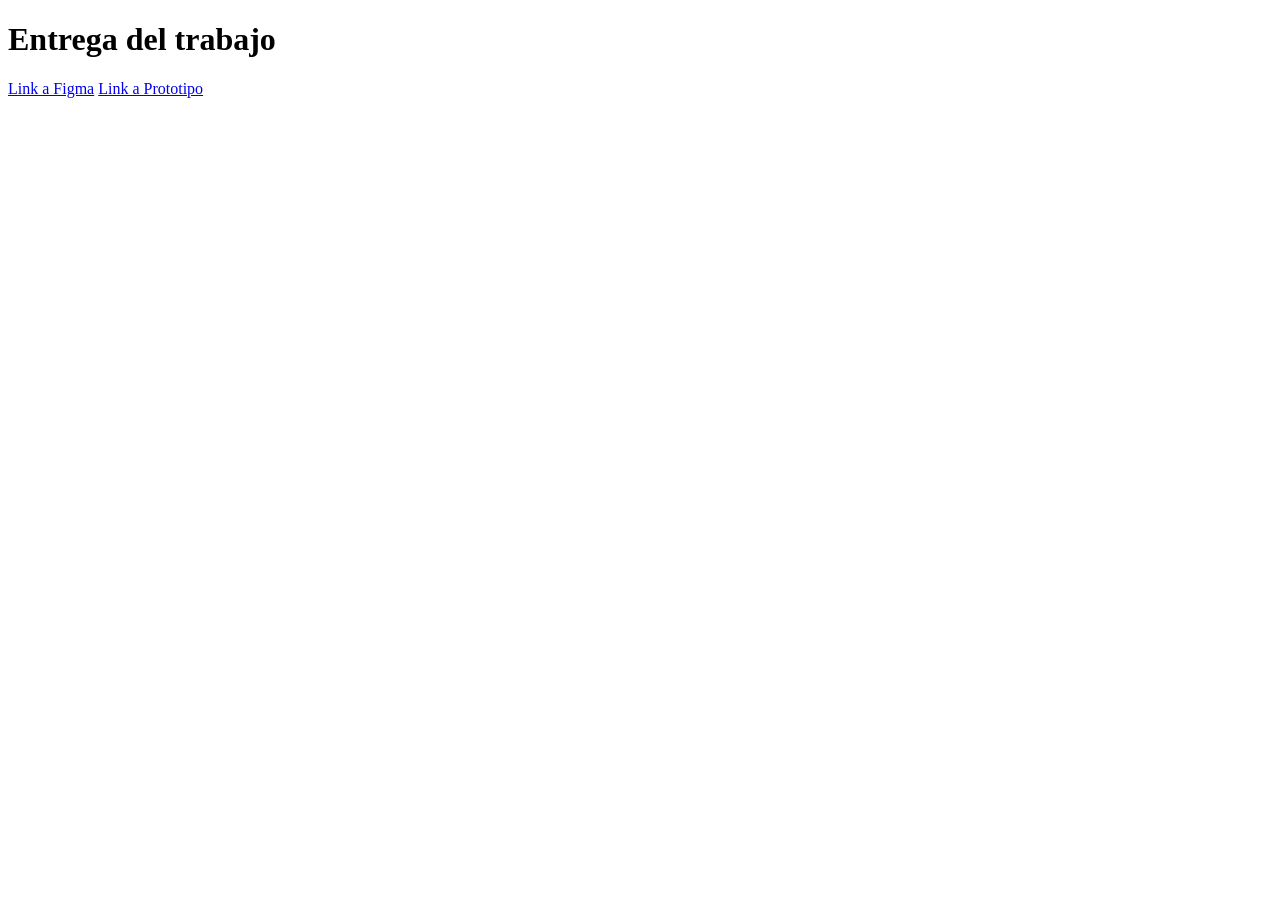
<file: Interfaces de Usuario/Tpe_Interfaces_Grupo_15-master/TP1/EntregaFinal/index.html>
<!DOCTYPE html>
<html lang="en">
<head>
    <meta charset="UTF-8">
    <meta name="viewport" content="width=device-width, initial-scale=1.0">
    <meta http-equiv="X-UA-Compatible" content="ie=edge">
    <title>Entrega Visualizacion</title>
</head>
<body>
    <h1>Entrega del trabajo</h1>
    <a href="https://www.figma.com/design/m0xKnd0tqwMbT49FuI3N9X/Interfaces?node-id=33-58&t=urTxreJ7bHFWwAES-1">Link a Figma</a>
    <a href="https://www.figma.com/proto/m0xKnd0tqwMbT49FuI3N9X/Interfaces?node-id=33-58&t=urTxreJ7bHFWwAES-1">Link a Prototipo</a>
</body>
</html>
</file>
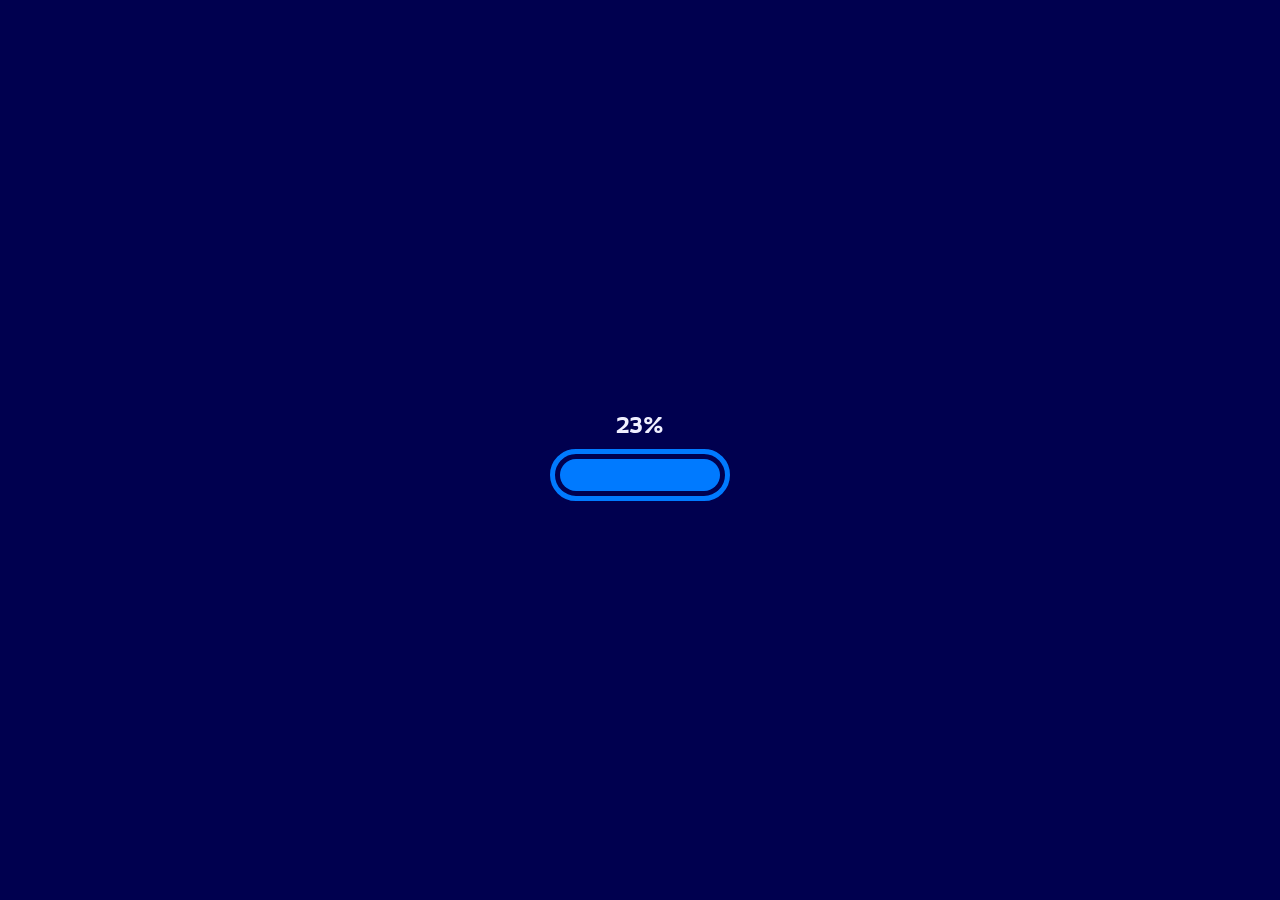
<file: Interfaces de Usuario/Tpe_Interfaces_Grupo_15-master/TP2/EntregaFinal/index.html>
<!DOCTYPE html>
<html lang="en">

<head>
    <meta charset="UTF-8">
    <meta http-equiv="X-UA-Compatible" content="IE=edge">
    <meta name="viewport" content="width=device-width, initial-scale=1.0">
    <title>Gamestoon</title>
    <link rel="icon" href="img/discord-logo.ico">
    <link rel="stylesheet" href="css/style.css">
    <link rel="stylesheet" href="css/card.css">
    <link href="https://fonts.googleapis.com/css2?family=Rowdies:wght@300;400;700&display=swap" rel="stylesheet">
    <link rel="stylesheet" href="https://cdnjs.cloudflare.com/ajax/libs/font-awesome/6.6.0/css/all.min.css" integrity="sha512-Kc323vGBEqzTmouAECnVceyQqyqdsSiqLQISBL29aUW4U/M7pSPA/gEUZQqv1cwx4OnYxTxve5UMg5GT6L4JJg==" crossorigin="anonymous" referrerpolicy="no-referrer" />
</head>
<body>
    <div class="contenedor-loading">
        <span class="contador">0</span>
        <div class="loader"></div>
    </div>
    <div class="content ocultar">
        <header class="header">
            <div class="cabecera">
                <div class="cabecera-izq">
                    <div class="cabecera-izq-menu-hamburguesa" id="">
                        <img src="img/iconos/menu-hamburguesa.png" alt="menu-hamburguesa" id="menu-hamburguesa">
                    </div>
                    <div  class="cabecera-izq-logo" id="">
                        <a href="#">
                            <img class="logo-img" src="img/discord-logo-grande.png" alt="logo">
                        </a>
                    </div>
                </div>
                <div class="cabecera-cen">
                    <div class="cabecera-cen-barradebusqueda">
                            <input id="cabecera-barradebusqueda-input" type="text" placeholder="¿Cual es tu juego favorito?">
                            <img id="cabecera-barradebusqueda-lupa" src="img/iconos/lupa.png" alt="lupa">
                    </div>
                    <div class="cabecera-cen-logo-xs">
                        <img src="img/discord-logo.ico" alt="logo">
                    </div>
                </div>
                <div class="cabecera-der">
                    <a href="#" class="cabecera-der-btn-carrito" id="pop-over-carrito">
                        <img src="img/iconos/carrito.png" alt="img-carrito">
                    </a>
                    <a href="#" class="cabecera-der-btn-usuario" id="pop-over-usuario">
                        <img src="img/iconos/usuario.png" alt="img-usuario">
                    </a>
                </div>

            </div>
            <nav class="menu-desplegable">
                <ul>
                    <li class="menu-desplegable-barradebusqueda">
                        <input type="text" placeholder="Buscar...">
                        <img src="img/iconos/lupa.png" alt="lupa">
                    </li>
                    <li class="menu-desplegable-item">
                        <a href="#">
                            <img src="img/iconos/inicio.png" alt="">
                            <span>Inicio</span>
                        </a>
                    </li>
                    <li class="menu-desplegable-item">
                        <a href="#">
                            <img src="img/iconos/recientes.png" alt="">
                            <span>Recientes</span>
                        </a>
                    </li>
                    <li class="menu-desplegable-item">
                        <a href="#">
                            <img src="img/iconos/cart.png" alt="">
                            <span>Mi carrito</span>
                        </a>
                    </li>
                    <li class="menu-desplegable-item">
                        <a href="#">
                            <img src="img/iconos/nuevos.png" alt="">
                            <span>Nuevos</span>
                        </a>
                    </li>
                    <li class="menu-desplegable-item">
                        <a href="#">
                            <img src="img/iconos/tendencia.png" alt="">
                            <span>Tendencia</span>
                        </a>
                    </li>
                    <li class="menu-desplegable-item">
                        <a href="#">
                            <img src="img/iconos/gratis.png" alt="">
                            <span>Gratis</span>
                        </a>
                    </li>
                    <li class="menu-desplegable-item">
                        <a href="#">
                            <img src="img/iconos/aventura.png" alt="">
                            <span>Aventura</span>
                        </a>
                    </li>
                    <li class="menu-desplegable-item">
                        <a href="#">
                            <img src="img/iconos/belleza.png" alt="">
                            <span>Belleza</span>
                        </a>
                    </li>
                    <li class="menu-desplegable-item">
                        <a href="#">
                            <img src="img/iconos/carreras.png" alt="">
                            <span>Carreras</span>
                        </a>
                    </li>
                    <li class="menu-desplegable-item">
                        <a href="#">
                            <img src="img/iconos/cartas.png" alt="">
                            <span>Cartas</span>
                        </a>
                    </li>
                    <li class="menu-desplegable-item">
                        <a href="#">
                            <img src="img/iconos/deportes.png" alt="">
                            <span>Deportes</span>
                        </a>
                    </li>
                    <li class="menu-desplegable-item">
                        <a href="#">
                            <img src="img/iconos/disparos.png" alt="">
                            <span>Disparos</span>
                        </a>
                    </li>
                    <li class="menu-desplegable-item">
                        <a href="#">
                            <img src="img/iconos/escape.png" alt="">
                            <span>Escape</span>
                        </a>
                    </li>
                    <li class="menu-desplegable-item">
                        <a href="#">
                            <img src="img/iconos/motos.png" alt="">
                            <span>Motos</span>
                        </a>
                    </li>
                    <li class="menu-desplegable-item">
                        <a href="#">
                            <img src="img/iconos/musicales.png" alt="">
                            <span>Musicales</span>
                        </a>
                    </li>
                    <li class="menu-desplegable-item">
                        <a href="#">
                            <img src="img/iconos/terror.png" alt="">
                            <span>Terror</span>
                        </a>
                    </li>
                </ul>
            </nav>
            <div class="carrito-compras-bloque ocultar">
                <div class="bloque-superior">
                    <p>¡Gran Elección!</p>
                    <svg id="ico-cerrar-carrito" width="11" height="11" viewBox="0 0 11 11" fill="none" xmlns="http://www.w3.org/2000/svg">
                        <path d="M10.8991 8.83679L7.56229 5.5L10.8991 2.16321C10.963 2.09849 10.9989 2.01118 10.9989 1.92021C10.9989 1.82923 10.963 1.74192 10.8991 1.6772L9.3228 0.100921C9.29093 0.0689328 9.25306 0.0435517 9.21136 0.0262333C9.16966 0.00891489 9.12495 0 9.07979 0C9.03464 0 8.98993 0.00891489 8.94823 0.0262333C8.90653 0.0435517 8.86866 0.0689328 8.83679 0.100921L5.5 3.43771L2.16321 0.100921C2.09876 0.0364841 2.01135 0.000285572 1.92021 0.000285572C1.82906 0.000285572 1.74165 0.0364841 1.6772 0.100921L0.100921 1.6772C0.0689328 1.70907 0.0435517 1.74694 0.0262333 1.78864C0.00891489 1.83034 0 1.87505 0 1.92021C0 1.96536 0.00891489 2.01007 0.0262333 2.05177C0.0435517 2.09347 0.0689328 2.13134 0.100921 2.16321L3.43771 5.5L0.100921 8.83679C0.0364841 8.90124 0.000285572 8.98865 0.000285572 9.07979C0.000285572 9.17094 0.0364841 9.25834 0.100921 9.3228L1.6772 10.8991C1.70907 10.9311 1.74694 10.9564 1.78864 10.9738C1.83034 10.9911 1.87505 11 1.92021 11C1.96536 11 2.01007 10.9911 2.05177 10.9738C2.09347 10.9564 2.13134 10.9311 2.16321 10.8991L5.5 7.56229L8.83679 10.8991C8.90124 10.9635 8.98865 10.9997 9.07979 10.9997C9.17094 10.9997 9.25834 10.9635 9.3228 10.8991L10.8991 9.3228C10.9311 9.29093 10.9564 9.25306 10.9738 9.21136C10.9911 9.16966 11 9.12495 11 9.07979C11 9.03464 10.9911 8.98993 10.9738 8.94823C10.9564 8.90653 10.9311 8.86866 10.8991 8.83679Z" fill="#252421" fill-opacity="0.5"/>
                    </svg>
                </div>
                <div class="elem">
                    <div class="imagen-elem">
                        <img src="img/carrito/pokemon.png" alt="" srcset="">
                    </div>
                    <span class="nombre-elem">Pokemón</span>
                    <svg id="input-incrementer" width="105" height="30" viewBox="0 0 105 30" fill="none" xmlns="http://www.w3.org/2000/svg">
                        <rect x="30.5" y="0.5" width="44" height="29" stroke="#D9D9D9"/>
                        <path d="M0.5 10C0.5 4.75329 4.75329 0.5 10 0.5H29.5V29.5H10C4.75329 29.5 0.5 25.2467 0.5 20V10Z" fill="#F7F7F7" stroke="#D9D9D9"/>
                        <path d="M20 14V16H10V14H20Z" fill="black"/>
                        <path d="M75.5 0.5H95C100.247 0.5 104.5 4.75329 104.5 10V20C104.5 25.2467 100.247 29.5 95 29.5H75.5V0.5Z" fill="#F7F7F7" stroke="#D9D9D9"/>
                        <path d="M89.1515 20V10H90.8485V20H89.1515ZM85 15.8485V14.1515H95V15.8485H85Z" fill="black"/>
                        <path d="M51.1 21V13.454H49.42V11.928L53.116 11.088L53.256 11.928L53.116 13.328V21H51.1Z" fill="#252421"/>
                    </svg>
                    <span class="precio-elem">$200,00 USD</span>
                    <svg id="ico-tacho" width="15" height="15" viewBox="0 0 15 15" fill="none" xmlns="http://www.w3.org/2000/svg">
                        <g clip-path="url(#clip0_394_2160)">
                        <path d="M12.2036 2.05703L9.91696 2.05804L9.91607 0L5.08137 0.00201775L5.08225 2.06006L2.79541 2.06107L2.79617 3.98447H7.50026H12.2044L12.2036 2.05703ZM6.06169 0.981665L8.93636 0.980412L8.93688 2.05844L6.06221 2.05969L6.06169 0.981665Z" fill="#252421"/>
                        <path d="M2.79614 15H12.2043V4.47449H2.79614V15ZM9.70528 5.91177H10.1953V13.5627H9.70528V5.91177ZM7.25524 5.91177H7.74525V13.5627H7.25524V5.91177ZM4.80518 5.91177H5.29518V13.5627H4.80518V5.91177Z" fill="#252421"/>
                        <mask id="path-3-inside-1_394_2160" fill="white">
                        <path d="M2.79639 15H12.2046V4.47446H2.79639V15ZM9.70552 5.91174H10.1955V13.5626H9.70552V5.91174ZM7.25549 5.91174H7.74549V13.5626H7.25549V5.91174ZM4.80542 5.91174H5.29543V13.5626H4.80542V5.91174Z"/>
                        <path d="M22.6876 141.963H32.0958V131.437H22.6876V141.963ZM29.5968 132.875H30.0868V140.526H29.5968V132.875ZM27.1467 132.875H27.6367V140.526H27.1467V132.875ZM24.6966 132.875H25.1867V140.526H24.6966V132.875Z"/>
                        </mask>
                        <path d="M2.79639 15H12.2046V4.47446H2.79639V15ZM9.70552 5.91174H10.1955V13.5626H9.70552V5.91174ZM7.25549 5.91174H7.74549V13.5626H7.25549V5.91174ZM4.80542 5.91174H5.29543V13.5626H4.80542V5.91174Z" fill="#FCE202"/>
                        <path d="M22.6876 141.963H32.0958V131.437H22.6876V141.963ZM29.5968 132.875H30.0868V140.526H29.5968V132.875ZM27.1467 132.875H27.6367V140.526H27.1467V132.875ZM24.6966 132.875H25.1867V140.526H24.6966V132.875Z" fill="#FCE202"/>
                        <path d="M2.79639 15H-0.203613V18H2.79639V15ZM12.2046 15V18H15.2046V15H12.2046ZM12.2046 4.47446H15.2046V1.47446H12.2046V4.47446ZM2.79639 4.47446V1.47446H-0.203613V4.47446H2.79639ZM9.70552 5.91174V2.91174H6.70552V5.91174H9.70552ZM10.1955 5.91174H13.1955V2.91174H10.1955V5.91174ZM10.1955 13.5626V16.5626H13.1955V13.5626H10.1955ZM9.70552 13.5626H6.70552V16.5626H9.70552V13.5626ZM7.25549 5.91174V2.91174H4.25549V5.91174H7.25549ZM7.74549 5.91174H10.7455V2.91174H7.74549V5.91174ZM7.74549 13.5626V16.5626H10.7455V13.5626H7.74549ZM7.25549 13.5626H4.25549V16.5626H7.25549V13.5626ZM4.80542 5.91174V2.91174H1.80542V5.91174H4.80542ZM5.29543 5.91174H8.29543V2.91174H5.29543V5.91174ZM5.29543 13.5626V16.5626H8.29543V13.5626H5.29543ZM4.80542 13.5626H1.80542V16.5626H4.80542V13.5626ZM22.6876 141.963H19.6876V144.963H22.6876V141.963ZM32.0958 141.963V144.963H35.0958V141.963H32.0958ZM32.0958 131.437H35.0958V128.437H32.0958V131.437ZM22.6876 131.437V128.437H19.6876V131.437H22.6876ZM29.5968 132.875V129.875H26.5968V132.875H29.5968ZM30.0868 132.875H33.0868V129.875H30.0868V132.875ZM30.0868 140.526V143.526H33.0868V140.526H30.0868ZM29.5968 140.526H26.5968V143.526H29.5968V140.526ZM27.1467 132.875V129.875H24.1467V132.875H27.1467ZM27.6367 132.875H30.6367V129.875H27.6367V132.875ZM27.6367 140.526V143.526H30.6367V140.526H27.6367ZM27.1467 140.526H24.1467V143.526H27.1467V140.526ZM24.6966 132.875V129.875H21.6966V132.875H24.6966ZM25.1867 132.875H28.1867V129.875H25.1867V132.875ZM25.1867 140.526V143.526H28.1867V140.526H25.1867ZM24.6966 140.526H21.6966V143.526H24.6966V140.526ZM2.79639 18H12.2046V12H2.79639V18ZM15.2046 15V4.47446H9.20457V15H15.2046ZM12.2046 1.47446H2.79639V7.47446H12.2046V1.47446ZM-0.203613 4.47446V15H5.79639V4.47446H-0.203613ZM9.70552 8.91174H10.1955V2.91174H9.70552V8.91174ZM7.19553 5.91174V13.5626H13.1955V5.91174H7.19553ZM10.1955 10.5626H9.70552V16.5626H10.1955V10.5626ZM12.7055 13.5626V5.91174H6.70552V13.5626H12.7055ZM7.25549 8.91174H7.74549V2.91174H7.25549V8.91174ZM4.7455 5.91174V13.5626H10.7455V5.91174H4.7455ZM7.74549 10.5626H7.25549V16.5626H7.74549V10.5626ZM10.2555 13.5626V5.91174H4.25549V13.5626H10.2555ZM4.80542 8.91174H5.29543V2.91174H4.80542V8.91174ZM2.29543 5.91174V13.5626H8.29543V5.91174H2.29543ZM5.29543 10.5626H4.80542V16.5626H5.29543V10.5626ZM7.80542 13.5626V5.91174H1.80542V13.5626H7.80542ZM22.6876 144.963H32.0958V138.963H22.6876V144.963ZM35.0958 141.963V131.437H29.0958V141.963H35.0958ZM32.0958 128.437H22.6876V134.437H32.0958V128.437ZM19.6876 131.437V141.963H25.6876V131.437H19.6876ZM29.5968 135.875H30.0868V129.875H29.5968V135.875ZM27.0868 132.875V140.526H33.0868V132.875H27.0868ZM30.0868 137.526H29.5968V143.526H30.0868V137.526ZM32.5968 140.526V132.875H26.5968V140.526H32.5968ZM27.1467 135.875H27.6367V129.875H27.1467V135.875ZM24.6367 132.875V140.526H30.6367V132.875H24.6367ZM27.6367 137.526H27.1467V143.526H27.6367V137.526ZM30.1467 140.526V132.875H24.1467V140.526H30.1467ZM24.6966 135.875H25.1867V129.875H24.6966V135.875ZM22.1867 132.875V140.526H28.1867V132.875H22.1867ZM25.1867 137.526H24.6966V143.526H25.1867V137.526ZM27.6966 140.526V132.875H21.6966V140.526H27.6966Z" fill="#252421" mask="url(#path-3-inside-1_394_2160)"/>
                        </g>
                        <defs>
                        <clipPath id="clip0_394_2160">
                        <rect width="15" height="15" fill="white"/>
                        </clipPath>
                        </defs>
                    </svg>   
                    <svg id="barra-separadora" width="440" height="1" viewBox="0 0 440 1" fill="none" xmlns="http://www.w3.org/2000/svg">
                        <rect width="440" height="1" transform="matrix(1 0 0 -1 0 1)" fill="#D9D9D9"/>
                    </svg>
                </div>
                <div class="elem">
                    <div class="imagen-elem">
                        <img src="img/carrito/aventuras-isleñas.png" alt="" srcset="">
                    </div>
                    <span class="nombre-elem">Aventuras Isleñas</span>
                    <svg id="input-incrementer" width="105" height="30" viewBox="0 0 105 30" fill="none" xmlns="http://www.w3.org/2000/svg">
                        <rect x="30.5" y="0.5" width="44" height="29" stroke="#D9D9D9"/>
                        <path d="M0.5 10C0.5 4.75329 4.75329 0.5 10 0.5H29.5V29.5H10C4.75329 29.5 0.5 25.2467 0.5 20V10Z" fill="#F7F7F7" stroke="#D9D9D9"/>
                        <path d="M20 14V16H10V14H20Z" fill="black"/>
                        <path d="M75.5 0.5H95C100.247 0.5 104.5 4.75329 104.5 10V20C104.5 25.2467 100.247 29.5 95 29.5H75.5V0.5Z" fill="#F7F7F7" stroke="#D9D9D9"/>
                        <path d="M89.1515 20V10H90.8485V20H89.1515ZM85 15.8485V14.1515H95V15.8485H85Z" fill="black"/>
                        <path d="M51.1 21V13.454H49.42V11.928L53.116 11.088L53.256 11.928L53.116 13.328V21H51.1Z" fill="#252421"/>
                    </svg>
                    <span class="precio-elem">$200,00 USD</span>
                    <svg id="ico-tacho" width="15" height="15" viewBox="0 0 15 15" fill="none" xmlns="http://www.w3.org/2000/svg">
                        <g clip-path="url(#clip0_394_2160)">
                        <path d="M12.2036 2.05703L9.91696 2.05804L9.91607 0L5.08137 0.00201775L5.08225 2.06006L2.79541 2.06107L2.79617 3.98447H7.50026H12.2044L12.2036 2.05703ZM6.06169 0.981665L8.93636 0.980412L8.93688 2.05844L6.06221 2.05969L6.06169 0.981665Z" fill="#252421"/>
                        <path d="M2.79614 15H12.2043V4.47449H2.79614V15ZM9.70528 5.91177H10.1953V13.5627H9.70528V5.91177ZM7.25524 5.91177H7.74525V13.5627H7.25524V5.91177ZM4.80518 5.91177H5.29518V13.5627H4.80518V5.91177Z" fill="#252421"/>
                        <mask id="path-3-inside-1_394_2160" fill="white">
                        <path d="M2.79639 15H12.2046V4.47446H2.79639V15ZM9.70552 5.91174H10.1955V13.5626H9.70552V5.91174ZM7.25549 5.91174H7.74549V13.5626H7.25549V5.91174ZM4.80542 5.91174H5.29543V13.5626H4.80542V5.91174Z"/>
                        <path d="M22.6876 141.963H32.0958V131.437H22.6876V141.963ZM29.5968 132.875H30.0868V140.526H29.5968V132.875ZM27.1467 132.875H27.6367V140.526H27.1467V132.875ZM24.6966 132.875H25.1867V140.526H24.6966V132.875Z"/>
                        </mask>
                        <path d="M2.79639 15H12.2046V4.47446H2.79639V15ZM9.70552 5.91174H10.1955V13.5626H9.70552V5.91174ZM7.25549 5.91174H7.74549V13.5626H7.25549V5.91174ZM4.80542 5.91174H5.29543V13.5626H4.80542V5.91174Z" fill="#FCE202"/>
                        <path d="M22.6876 141.963H32.0958V131.437H22.6876V141.963ZM29.5968 132.875H30.0868V140.526H29.5968V132.875ZM27.1467 132.875H27.6367V140.526H27.1467V132.875ZM24.6966 132.875H25.1867V140.526H24.6966V132.875Z" fill="#FCE202"/>
                        <path d="M2.79639 15H-0.203613V18H2.79639V15ZM12.2046 15V18H15.2046V15H12.2046ZM12.2046 4.47446H15.2046V1.47446H12.2046V4.47446ZM2.79639 4.47446V1.47446H-0.203613V4.47446H2.79639ZM9.70552 5.91174V2.91174H6.70552V5.91174H9.70552ZM10.1955 5.91174H13.1955V2.91174H10.1955V5.91174ZM10.1955 13.5626V16.5626H13.1955V13.5626H10.1955ZM9.70552 13.5626H6.70552V16.5626H9.70552V13.5626ZM7.25549 5.91174V2.91174H4.25549V5.91174H7.25549ZM7.74549 5.91174H10.7455V2.91174H7.74549V5.91174ZM7.74549 13.5626V16.5626H10.7455V13.5626H7.74549ZM7.25549 13.5626H4.25549V16.5626H7.25549V13.5626ZM4.80542 5.91174V2.91174H1.80542V5.91174H4.80542ZM5.29543 5.91174H8.29543V2.91174H5.29543V5.91174ZM5.29543 13.5626V16.5626H8.29543V13.5626H5.29543ZM4.80542 13.5626H1.80542V16.5626H4.80542V13.5626ZM22.6876 141.963H19.6876V144.963H22.6876V141.963ZM32.0958 141.963V144.963H35.0958V141.963H32.0958ZM32.0958 131.437H35.0958V128.437H32.0958V131.437ZM22.6876 131.437V128.437H19.6876V131.437H22.6876ZM29.5968 132.875V129.875H26.5968V132.875H29.5968ZM30.0868 132.875H33.0868V129.875H30.0868V132.875ZM30.0868 140.526V143.526H33.0868V140.526H30.0868ZM29.5968 140.526H26.5968V143.526H29.5968V140.526ZM27.1467 132.875V129.875H24.1467V132.875H27.1467ZM27.6367 132.875H30.6367V129.875H27.6367V132.875ZM27.6367 140.526V143.526H30.6367V140.526H27.6367ZM27.1467 140.526H24.1467V143.526H27.1467V140.526ZM24.6966 132.875V129.875H21.6966V132.875H24.6966ZM25.1867 132.875H28.1867V129.875H25.1867V132.875ZM25.1867 140.526V143.526H28.1867V140.526H25.1867ZM24.6966 140.526H21.6966V143.526H24.6966V140.526ZM2.79639 18H12.2046V12H2.79639V18ZM15.2046 15V4.47446H9.20457V15H15.2046ZM12.2046 1.47446H2.79639V7.47446H12.2046V1.47446ZM-0.203613 4.47446V15H5.79639V4.47446H-0.203613ZM9.70552 8.91174H10.1955V2.91174H9.70552V8.91174ZM7.19553 5.91174V13.5626H13.1955V5.91174H7.19553ZM10.1955 10.5626H9.70552V16.5626H10.1955V10.5626ZM12.7055 13.5626V5.91174H6.70552V13.5626H12.7055ZM7.25549 8.91174H7.74549V2.91174H7.25549V8.91174ZM4.7455 5.91174V13.5626H10.7455V5.91174H4.7455ZM7.74549 10.5626H7.25549V16.5626H7.74549V10.5626ZM10.2555 13.5626V5.91174H4.25549V13.5626H10.2555ZM4.80542 8.91174H5.29543V2.91174H4.80542V8.91174ZM2.29543 5.91174V13.5626H8.29543V5.91174H2.29543ZM5.29543 10.5626H4.80542V16.5626H5.29543V10.5626ZM7.80542 13.5626V5.91174H1.80542V13.5626H7.80542ZM22.6876 144.963H32.0958V138.963H22.6876V144.963ZM35.0958 141.963V131.437H29.0958V141.963H35.0958ZM32.0958 128.437H22.6876V134.437H32.0958V128.437ZM19.6876 131.437V141.963H25.6876V131.437H19.6876ZM29.5968 135.875H30.0868V129.875H29.5968V135.875ZM27.0868 132.875V140.526H33.0868V132.875H27.0868ZM30.0868 137.526H29.5968V143.526H30.0868V137.526ZM32.5968 140.526V132.875H26.5968V140.526H32.5968ZM27.1467 135.875H27.6367V129.875H27.1467V135.875ZM24.6367 132.875V140.526H30.6367V132.875H24.6367ZM27.6367 137.526H27.1467V143.526H27.6367V137.526ZM30.1467 140.526V132.875H24.1467V140.526H30.1467ZM24.6966 135.875H25.1867V129.875H24.6966V135.875ZM22.1867 132.875V140.526H28.1867V132.875H22.1867ZM25.1867 137.526H24.6966V143.526H25.1867V137.526ZM27.6966 140.526V132.875H21.6966V140.526H27.6966Z" fill="#252421" mask="url(#path-3-inside-1_394_2160)"/>
                        </g>
                        <defs>
                        <clipPath id="clip0_394_2160">
                        <rect width="15" height="15" fill="white"/>
                        </clipPath>
                        </defs>
                    </svg>   
                    <svg id="barra-separadora" width="440" height="1" viewBox="0 0 440 1" fill="none" xmlns="http://www.w3.org/2000/svg">
                        <rect width="440" height="1" transform="matrix(1 0 0 -1 0 1)" fill="#D9D9D9"/>
                    </svg>
                </div>
                <div class="bloque-inferior">
                    <span class="subtotal">Subtotal:</span>
                    <span class="descuento">Descuento:</span>
                    <span class="total">Total:</span>
                    <span class="subtotal-valor">$400,00 USD</span>
                    <span class="descuento-valor">$0,00 USD</span>
                    <span class="total-valor">$400,00 USD</span>
                    
                    <div class="boton-pagar">
                        <div class="boton-wrapper">
                        <div class="text">Pagar</div>
                        <span class="icon">
                            <svg viewBox="0 0 16 16" class="bi bi-cart2" fill="currentColor" height="16" width="16" xmlns="http://www.w3.org/2000/svg">
                            <path d="M0 2.5A.5.5 0 0 1 .5 2H2a.5.5 0 0 1 .485.379L2.89 4H14.5a.5.5 0 0 1 .485.621l-1.5 6A.5.5 0 0 1 13 11H4a.5.5 0 0 1-.485-.379L1.61 3H.5a.5.5 0 0 1-.5-.5zM3.14 5l1.25 5h8.22l1.25-5H3.14zM5 13a1 1 0 1 0 0 2 1 1 0 0 0 0-2zm-2 1a2 2 0 1 1 4 0 2 2 0 0 1-4 0zm9-1a1 1 0 1 0 0 2 1 1 0 0 0 0-2zm-2 1a2 2 0 1 1 4 0 2 2 0 0 1-4 0z"></path>
                            </svg>
                        </span>
                        </div>
                    </div>
                    <div class="boton-seguir-comprando">Seguir comprando</div>
                    <span class="texto-inferior" >Compras Protegidas Por Alumnos de TUDAI</span>
                </div>
            </div>
            <div class="panel-usuario-bloque ocultar">
                <div class="mi-cuenta">
                    <svg id="ico-mi-cuenta" width="22" height="22" viewBox="0 0 22 22" fill="none" xmlns="http://www.w3.org/2000/svg">
                        <path fill-rule="evenodd" clip-rule="evenodd" d="M0 11C0 4.92486 4.92486 0 11 0C17.0751 0 22 4.92486 22 11C22 17.0751 17.0751 22 11 22C4.92486 22 0 17.0751 0 11ZM10.9999 4.4C8.56985 4.4 6.5999 6.36995 6.5999 8.8C6.5999 11.23 8.56985 13.2 10.9999 13.2C13.4299 13.2 15.3999 11.23 15.3999 8.8C15.3999 6.36995 13.4299 4.4 10.9999 4.4ZM16.6227 15.3971C17.4562 15.9339 17.4155 17.104 16.6564 17.7417C15.1269 19.0263 13.1539 19.8 11.0001 19.8C8.86061 19.8 6.89936 19.0365 5.37412 17.767C4.60824 17.1295 4.56766 15.9535 5.40486 15.4132C5.66548 15.245 5.94931 15.0976 6.25734 14.9707C7.49668 14.4597 9.07962 14.3 11 14.3C12.9301 14.3 14.522 14.4495 15.7645 14.9549C16.075 15.0812 16.3607 15.2285 16.6227 15.3971Z" fill="#F7F7F7"/>
                    </svg>
                    <span>MI CUENTA</span>
                </div>
                <div class="ajustes">
                    <svg id="ico-ajustes" width="22" height="22" viewBox="0 0 22 22" fill="none" xmlns="http://www.w3.org/2000/svg">
                        <path fill-rule="evenodd" clip-rule="evenodd" d="M10.9477 15.662C13.5513 15.662 15.662 13.5513 15.662 10.9477C15.662 8.34406 13.5513 6.2334 10.9477 6.2334C8.34406 6.2334 6.2334 8.34406 6.2334 10.9477C6.2334 13.5513 8.34406 15.662 10.9477 15.662ZM14.0906 10.9477C14.0906 12.6834 12.6834 14.0906 10.9477 14.0906C9.21196 14.0906 7.80483 12.6834 7.80483 10.9477C7.80483 9.21196 9.21196 7.80483 10.9477 7.80483C12.6834 7.80483 14.0906 9.21196 14.0906 10.9477Z" fill="#F7F7F7"/>
                        <path fill-rule="evenodd" clip-rule="evenodd" d="M0 10.214V11.7854C0 13.0019 0.921338 14.003 2.10421 14.1292C2.20462 14.4146 2.31835 14.6937 2.44462 14.9657C1.66952 15.8918 1.71707 17.2732 2.58729 18.1434L3.69846 19.2545C4.54887 20.1049 5.88738 20.1697 6.81215 19.4489C7.15345 19.6184 7.50658 19.7678 7.86995 19.8957C7.99612 21.0786 8.9973 22 10.2137 22H11.7852C13.0013 22 14.0023 21.0791 14.1288 19.8965C14.459 19.7803 14.7808 19.6465 15.0929 19.4959C16.0147 20.1664 17.3128 20.086 18.1442 19.2545L19.2554 18.1434C20.0868 17.3119 20.1673 16.0139 19.4967 15.0921C19.6471 14.7803 19.7809 14.459 19.8969 14.129C21.0793 14.0023 22 13.0014 22 11.7854V10.214C22 8.998 21.0793 7.99715 19.8969 7.87043C19.769 7.50651 19.6194 7.15293 19.4496 6.81124C20.1699 5.88647 20.105 4.54839 19.2548 3.6982L18.1436 2.58704C17.2736 1.71703 15.8927 1.66929 14.9667 2.44381C14.6942 2.31735 14.4146 2.20346 14.1287 2.10294C14.002 0.920678 13.001 0 11.7852 0H10.2137C8.99752 0 7.99645 0.9211 7.87002 2.10375C7.54897 2.21673 7.23591 2.34656 6.93198 2.49214C6.00633 1.66769 4.58671 1.69931 3.69901 2.58704L2.58783 3.6982C1.70011 4.58594 1.66848 6.00556 2.49295 6.93121C2.34722 7.23547 2.21728 7.54886 2.10421 7.87028C0.921338 7.99645 0 8.9976 0 10.214ZM12.5709 2.35714C12.5709 1.92321 12.2191 1.57143 11.7852 1.57143H10.2137C9.77977 1.57143 9.42803 1.92321 9.42803 2.35714V2.65783C9.42803 3.03147 9.16348 3.34931 8.80462 3.45355C8.24732 3.61545 7.71551 3.83742 7.21673 4.11202C6.88941 4.2922 6.47761 4.25451 6.21342 3.99029L5.92134 3.6982C5.61451 3.39136 5.11702 3.39136 4.81015 3.6982L3.69901 4.80938C3.39216 5.11621 3.39216 5.6137 3.69901 5.92053L3.99109 6.21265C4.25531 6.47684 4.29301 6.88864 4.11283 7.21596C3.83808 7.715 3.61602 8.2471 3.45409 8.8048C3.34989 9.1637 3.03203 9.42825 2.65834 9.42825H2.35714C1.92321 9.42825 1.57143 9.7801 1.57143 10.214V11.7854C1.57143 12.2193 1.92321 12.5711 2.35714 12.5711H2.65834C3.03203 12.5711 3.34989 12.8358 3.45409 13.1946C3.60607 13.7181 3.81106 14.219 4.06281 14.6912C4.23658 15.0171 4.19646 15.423 3.93529 15.6842L3.69846 15.9211C3.39162 16.2279 3.39162 16.7254 3.69846 17.0323L4.80964 18.1434C5.11647 18.4502 5.61396 18.4502 5.92079 18.1434L6.11197 17.9522C6.37919 17.6849 6.79686 17.6497 7.12547 17.8364C7.65046 18.1346 8.21315 18.3741 8.80462 18.5459C9.16348 18.6501 9.42803 18.968 9.42803 19.3416V19.6428C9.42803 20.0768 9.77977 20.4286 10.2137 20.4286H11.7852C12.2191 20.4286 12.5709 20.0768 12.5709 19.6428V19.3423C12.5709 18.9685 12.8355 18.6506 13.1944 18.5465C13.7525 18.3845 14.285 18.1623 14.7843 17.8874C15.1117 17.7073 15.5234 17.745 15.7877 18.0092L15.9219 18.1434C16.2287 18.4502 16.7262 18.4502 17.033 18.1434L18.1442 17.0323C18.451 16.7254 18.451 16.2279 18.1442 15.9211L18.01 15.7869C17.7458 15.5226 17.708 15.1108 17.8883 14.7835C18.1631 14.2845 18.3851 13.7523 18.547 13.1946C18.6512 12.8358 18.9691 12.5711 19.3428 12.5711H19.6428C20.0768 12.5711 20.4286 12.2193 20.4286 11.7854V10.214C20.4286 9.7801 20.0768 9.42825 19.6428 9.42825H19.3428C18.9691 9.42825 18.6512 9.1637 18.547 8.8048C18.3752 8.213 18.1356 7.64991 17.8372 7.12463C17.6505 6.79602 17.6858 6.37839 17.953 6.11112L18.1436 5.92053C18.4504 5.6137 18.4504 5.11621 18.1436 4.80938L17.0325 3.6982C16.7256 3.39136 16.2282 3.39136 15.9213 3.6982L15.685 3.93444C15.4239 4.19562 15.0179 4.23577 14.692 4.06197C14.2196 3.81003 13.7182 3.60497 13.1944 3.45296C12.8355 3.34879 12.5709 3.03091 12.5709 2.65718V2.35714Z" fill="#F7F7F7"/>
                    </svg>                        
                    <span>AJUSTES</span>    
                </div>
                <div class="sobre-nosotros">
                    <svg id="ico-sobre-nosotros" width="22" height="22" viewBox="0 0 22 22" fill="none" xmlns="http://www.w3.org/2000/svg">
                        <path fill-rule="evenodd" clip-rule="evenodd" d="M11 0C4.92488 0 0 4.92483 0 11C0 17.0751 4.92488 22 11 22C17.0752 22 22 17.0751 22 11C22 4.92483 17.0752 0 11 0ZM11 19.8C6.14768 19.8 2.2 15.8523 2.2 11C2.2 6.14768 6.14768 2.2 11 2.2C15.8524 2.2 19.8 6.14768 19.8 11C19.8 15.8523 15.8524 19.8 11 19.8ZM12.3774 6.6C12.3774 7.39754 11.7967 7.975 11.0112 7.975C10.1938 7.975 9.62742 7.39754 9.62742 6.58473C9.62742 5.80356 10.2092 5.225 11.0112 5.225C11.7967 5.225 12.3774 5.80356 12.3774 6.6ZM9.90242 9.9H12.1024V16.5H9.90242V9.9Z" fill="#F7F7F7"/>
                    </svg>                                                         
                    <span>SOBRE NOSOTROS</span>
                </div>
                <div class="cerrar-sesion">
                    
                    <svg id="ico-cerrar-sesion" width="26" height="26" viewBox="0 0 26 26" fill="none" xmlns="http://www.w3.org/2000/svg">
                        <path d="M13 17.125L17.125 13M17.125 13L13 8.875M17.125 13H2M8.875 6.46683V6.40027C8.875 4.86013 8.875 4.08948 9.17475 3.50122C9.43837 2.98377 9.85879 2.56338 10.3762 2.29973C10.9645 2 11.7352 2 13.2753 2H19.6003C21.1404 2 21.9095 2 22.4977 2.29973C23.0151 2.56338 23.4369 2.98377 23.7005 3.50122C24 4.0889 24 4.85861 24 6.39577V19.6049C24 21.1421 24 21.9107 23.7005 22.4983C23.4369 23.0158 23.0151 23.4369 22.4977 23.7005C21.91 24 21.1414 24 19.6043 24H13.2708C11.7336 24 10.9639 24 10.3762 23.7005C9.85879 23.4369 9.43837 23.0154 9.17475 22.498C8.875 21.9097 8.875 21.1401 8.875 19.6V19.5313" stroke="#F7F7F7" stroke-width="3" stroke-linecap="round" stroke-linejoin="round"/>
                    </svg>     
                    <a href="form.html"><span>CERRAR SESIÓN</span></a>
                </div>
            </div>
        </header>
        <main class="fondo">
            <div class="contenido">
                <!-- Inicia bloque de carrusel y cards grandes -->
            <h2>Diversión asegurada</h2>
            <div class="wrapper">
                <i id="left" class="fa-solid fa-angle-left"></i>
                <div class="carousel">      
                    <div class="card-l" draggable="true">  
                        <div class="superior-card-l" id="superior-card-l-1">
                            <div class="etiqueta-l">
                                <div class="frente-porcentaje-l">
                                    <span>%50</span>
                                </div>
                                <div class="fondo-porcentaje-l">
                                </div>
                            </div>
                        </div>
                        <div class="inferior-card-l">
                            <div class="info-card-l">
                                <div class="categoria-card-l"><p class="categoria-card-l" title="Multijugador">Aventura</p></div>
                                <div class="nombre-card-l"><p class="nombre-card-l" title="4 In A Row Hora de Aventuras">Tartaventuras</p></div>
                            </div>
                        </div>
                        <div class="btn-card-buy-l" tabindex="0">
                            <svg id="ico-cart-l" width="28" height="28" viewBox="0 0 28 28" fill="none" xmlns="http://www.w3.org/2000/svg">
                                <path d="M26.1071 4.64544L23.4286 13.9045H7.86168M24.7679 19.1953H8.69643L6.01786 2H2M10.0357 24.4862C10.0357 25.2167 9.43609 25.8089 8.69643 25.8089C7.95677 25.8089 7.35714 25.2167 7.35714 24.4862C7.35714 23.7557 7.95677 23.1635 8.69643 23.1635C9.43609 23.1635 10.0357 23.7557 10.0357 24.4862ZM24.7679 24.4862C24.7679 25.2167 24.1682 25.8089 23.4286 25.8089C22.6889 25.8089 22.0893 25.2167 22.0893 24.4862C22.0893 23.7557 22.6889 23.1635 23.4286 23.1635C24.1682 23.1635 24.7679 23.7557 24.7679 24.4862Z" stroke="" stroke-width="3" stroke-linecap="round" stroke-linejoin="round"/>
                            </svg>
                            <svg id="ico-plus-cart-l" width="10" height="11" viewBox="0 0 10 11" fill="none" xmlns="http://www.w3.org/2000/svg">
                                <path d="M8.41079 5.3068H5.06257M5.06257 5.3068H1.71436M5.06257 5.3068V8.61359M5.06257 5.3068V2" stroke="" stroke-width="3" stroke-linecap="round" stroke-linejoin="round"/>
                            </svg>
                            <svg id="ico-check-cart-l" width="12" height="9" viewBox="0 0 12 9" fill="none" xmlns="http://www.w3.org/2000/svg">
                                <path d="M9.56904 2L7.34285 4.6983L5.11667 7.39661L2 4.69835" stroke="" stroke-width="3" stroke-linecap="round" stroke-linejoin="round"/>
                            </svg>
                        </div>
                    </div>
                    <div class="card-l" draggable="true">  
                        <div class="superior-card-l" id="superior-card-l-2">
                        </div>
                        <div class="inferior-card-l">
                            <div class="info-card-l">
                                <div class="categoria-card-l"><p class="categoria-card-l" title="Multijugador">Multijugador</p></div>
                                <div class="nombre-card-l"><p class="nombre-card-l" title="4 In A Row Hora de Aventuras">4 In A Row Hora de Aventuras</p></div>
                            </div>
                        </div>
                        <a href="./game.html" class="btn-card-l">
                            <svg id = "ico-play-l" viewBox="0 0 31 32" fill="none" xmlns="http://www.w3.org/2000/svg">
                                <path d="M6.93164 4.61621L24.64 16.0001L6.93164 27.3841V4.61621Z" stroke="" stroke-width="3" stroke-linecap="round" stroke-linejoin="round"/>
                            </svg>                
                        </a>
                    </div>
                    <div class="card-l" draggable="true">  
                        <div class="superior-card-l" id="superior-card-l-3">
                            <div class="etiqueta-l">
                                <div class="frente-precio-l">
                                    <span>$90</span>
                                </div>
                                <div class="fondo-precio-l"></div>
                            </div>
                        </div>
                        <div class="inferior-card-l">
                            <div class="info-card-l">
                                <div class="categoria-card-l"><p class="categoria-card-l" title="Multijugador">Aventura</p></div>
                                <div class="nombre-card-l"><p class="nombre-card-l" title="4 In A Row Hora de Aventuras">Batalla de Agua</p></div>
                            </div>
                        </div>
                        <div class="btn-card-buy-l" tabindex="0">
                            <svg id="ico-cart-l" width="28" height="28" viewBox="0 0 28 28" fill="none" xmlns="http://www.w3.org/2000/svg">
                                <path d="M26.1071 4.64544L23.4286 13.9045H7.86168M24.7679 19.1953H8.69643L6.01786 2H2M10.0357 24.4862C10.0357 25.2167 9.43609 25.8089 8.69643 25.8089C7.95677 25.8089 7.35714 25.2167 7.35714 24.4862C7.35714 23.7557 7.95677 23.1635 8.69643 23.1635C9.43609 23.1635 10.0357 23.7557 10.0357 24.4862ZM24.7679 24.4862C24.7679 25.2167 24.1682 25.8089 23.4286 25.8089C22.6889 25.8089 22.0893 25.2167 22.0893 24.4862C22.0893 23.7557 22.6889 23.1635 23.4286 23.1635C24.1682 23.1635 24.7679 23.7557 24.7679 24.4862Z" stroke="" stroke-width="3" stroke-linecap="round" stroke-linejoin="round"/>
                            </svg>
                            <svg id="ico-plus-cart-l" width="10" height="11" viewBox="0 0 10 11" fill="none" xmlns="http://www.w3.org/2000/svg">
                                <path d="M8.41079 5.3068H5.06257M5.06257 5.3068H1.71436M5.06257 5.3068V8.61359M5.06257 5.3068V2" stroke="" stroke-width="3" stroke-linecap="round" stroke-linejoin="round"/>
                            </svg>
                            <svg id="ico-check-cart-l" width="12" height="9" viewBox="0 0 12 9" fill="none" xmlns="http://www.w3.org/2000/svg">
                                <path d="M9.56904 2L7.34285 4.6983L5.11667 7.39661L2 4.69835" stroke="" stroke-width="3" stroke-linecap="round" stroke-linejoin="round"/>
                            </svg>
                        </div>
                    </div>
                    <div class="card-l" draggable="true">  
                        <div class="superior-card-l" id="superior-card-l-4">
                            <div class="etiqueta-l">
                                <div class="frente-precio-l">
                                    <span>$50</span>
                                </div>
                                <div class="fondo-precio-l"></div>
                            </div>
                        </div>
                        <div class="inferior-card-l">
                            <div class="info-card-l">
                                <div class="categoria-card-l"><p class="categoria-card-l" title="Multijugador">Deportes</p></div>
                                <div class="nombre-card-l"><p class="nombre-card-l" title="4 In A Row Hora de Aventuras">Copa Toon</p></div>
                            </div>
                        </div>
                        <div class="btn-card-buy-l" tabindex="0">
                            <svg id="ico-cart-l" width="28" height="28" viewBox="0 0 28 28" fill="none" xmlns="http://www.w3.org/2000/svg">
                                <path d="M26.1071 4.64544L23.4286 13.9045H7.86168M24.7679 19.1953H8.69643L6.01786 2H2M10.0357 24.4862C10.0357 25.2167 9.43609 25.8089 8.69643 25.8089C7.95677 25.8089 7.35714 25.2167 7.35714 24.4862C7.35714 23.7557 7.95677 23.1635 8.69643 23.1635C9.43609 23.1635 10.0357 23.7557 10.0357 24.4862ZM24.7679 24.4862C24.7679 25.2167 24.1682 25.8089 23.4286 25.8089C22.6889 25.8089 22.0893 25.2167 22.0893 24.4862C22.0893 23.7557 22.6889 23.1635 23.4286 23.1635C24.1682 23.1635 24.7679 23.7557 24.7679 24.4862Z" stroke="" stroke-width="3" stroke-linecap="round" stroke-linejoin="round"/>
                            </svg>
                            <svg id="ico-plus-cart-l" width="10" height="11" viewBox="0 0 10 11" fill="none" xmlns="http://www.w3.org/2000/svg">
                                <path d="M8.41079 5.3068H5.06257M5.06257 5.3068H1.71436M5.06257 5.3068V8.61359M5.06257 5.3068V2" stroke="" stroke-width="3" stroke-linecap="round" stroke-linejoin="round"/>
                            </svg>
                            <svg id="ico-check-cart-l" width="12" height="9" viewBox="0 0 12 9" fill="none" xmlns="http://www.w3.org/2000/svg">
                                <path d="M9.56904 2L7.34285 4.6983L5.11667 7.39661L2 4.69835" stroke="" stroke-width="3" stroke-linecap="round" stroke-linejoin="round"/>
                            </svg>
                        </div>
                    </div>
                    <div class="card-l" draggable="true">  
                        <div class="superior-card-l" id="superior-card-l-5">
                            <div class="etiqueta-l">
                                <div class="frente-precio-l">
                                    <span>$99</span>
                                </div>
                                <div class="fondo-precio-l"></div>
                            </div>
                        </div>
                        <div class="inferior-card-l">
                            <div class="info-card-l">
                                <div class="categoria-card-l"><p class="categoria-card-l" title="Multijugador">Disparos</p></div>
                                <div class="nombre-card-l"><p class="nombre-card-l" title="4 In A Row Hora de Aventuras">Minecraft Duty</p></div>
                            </div>
                        </div>
                        <div class="btn-card-buy-l" tabindex="0">
                            <svg id="ico-cart-l" width="28" height="28" viewBox="0 0 28 28" fill="none" xmlns="http://www.w3.org/2000/svg">
                                <path d="M26.1071 4.64544L23.4286 13.9045H7.86168M24.7679 19.1953H8.69643L6.01786 2H2M10.0357 24.4862C10.0357 25.2167 9.43609 25.8089 8.69643 25.8089C7.95677 25.8089 7.35714 25.2167 7.35714 24.4862C7.35714 23.7557 7.95677 23.1635 8.69643 23.1635C9.43609 23.1635 10.0357 23.7557 10.0357 24.4862ZM24.7679 24.4862C24.7679 25.2167 24.1682 25.8089 23.4286 25.8089C22.6889 25.8089 22.0893 25.2167 22.0893 24.4862C22.0893 23.7557 22.6889 23.1635 23.4286 23.1635C24.1682 23.1635 24.7679 23.7557 24.7679 24.4862Z" stroke="" stroke-width="3" stroke-linecap="round" stroke-linejoin="round"/>
                            </svg>
                            <svg id="ico-plus-cart-l" width="10" height="11" viewBox="0 0 10 11" fill="none" xmlns="http://www.w3.org/2000/svg">
                                <path d="M8.41079 5.3068H5.06257M5.06257 5.3068H1.71436M5.06257 5.3068V8.61359M5.06257 5.3068V2" stroke="" stroke-width="3" stroke-linecap="round" stroke-linejoin="round"/>
                            </svg>
                            <svg id="ico-check-cart-l" width="12" height="9" viewBox="0 0 12 9" fill="none" xmlns="http://www.w3.org/2000/svg">
                                <path d="M9.56904 2L7.34285 4.6983L5.11667 7.39661L2 4.69835" stroke="" stroke-width="3" stroke-linecap="round" stroke-linejoin="round"/>
                            </svg>
                        </div>
                    </div>
                    <div class="card-l" draggable="true">  
                        <div class="superior-card-l" id="superior-card-l-6">
                            <div class="etiqueta-l">
                                <div class="frente-precio-l">
                                    <span>$25</span>
                                </div>
                                <div class="fondo-precio-l"></div>
                            </div>
                        </div>
                        <div class="inferior-card-l">
                            <div class="info-card-l">
                                <div class="categoria-card-l"><p class="categoria-card-l" title="Multijugador">Aventura</p></div>
                                <div class="nombre-card-l"><p class="nombre-card-l" title="4 In A Row Hora de Aventuras">Super Mario Bross</p></div>
                            </div>
                        </div>
                        <div class="btn-card-buy-l" tabindex="0">
                            <svg id="ico-cart-l" width="28" height="28" viewBox="0 0 28 28" fill="none" xmlns="http://www.w3.org/2000/svg">
                                <path d="M26.1071 4.64544L23.4286 13.9045H7.86168M24.7679 19.1953H8.69643L6.01786 2H2M10.0357 24.4862C10.0357 25.2167 9.43609 25.8089 8.69643 25.8089C7.95677 25.8089 7.35714 25.2167 7.35714 24.4862C7.35714 23.7557 7.95677 23.1635 8.69643 23.1635C9.43609 23.1635 10.0357 23.7557 10.0357 24.4862ZM24.7679 24.4862C24.7679 25.2167 24.1682 25.8089 23.4286 25.8089C22.6889 25.8089 22.0893 25.2167 22.0893 24.4862C22.0893 23.7557 22.6889 23.1635 23.4286 23.1635C24.1682 23.1635 24.7679 23.7557 24.7679 24.4862Z" stroke="" stroke-width="3" stroke-linecap="round" stroke-linejoin="round"/>
                            </svg>
                            <svg id="ico-plus-cart-l" width="10" height="11" viewBox="0 0 10 11" fill="none" xmlns="http://www.w3.org/2000/svg">
                                <path d="M8.41079 5.3068H5.06257M5.06257 5.3068H1.71436M5.06257 5.3068V8.61359M5.06257 5.3068V2" stroke="" stroke-width="3" stroke-linecap="round" stroke-linejoin="round"/>
                            </svg>
                            <svg id="ico-check-cart-l" width="12" height="9" viewBox="0 0 12 9" fill="none" xmlns="http://www.w3.org/2000/svg">
                                <path d="M9.56904 2L7.34285 4.6983L5.11667 7.39661L2 4.69835" stroke="" stroke-width="3" stroke-linecap="round" stroke-linejoin="round"/>
                            </svg>
                        </div>
                    </div>
                    <div class="card-l" draggable="true">  
                        <div class="superior-card-l" id="superior-card-l-7">
                            <div class="etiqueta-l">
                                <div class="frente-precio-l">
                                    <span>$30</span>
                                </div>
                                <div class="fondo-precio-l"></div>
                            </div>
                        </div>
                        <div class="inferior-card-l">
                            <div class="info-card-l">
                                <div class="categoria-card-l"><p class="categoria-card-l" title="Multijugador">Aventura</p></div>
                                <div class="nombre-card-l"><p class="nombre-card-l" title="4 In A Row Hora de Aventuras">Mr.Mine</p></div>
                            </div>
                        </div>
                        <div class="btn-card-buy-l" tabindex="0">
                            <svg id="ico-cart-l" width="28" height="28" viewBox="0 0 28 28" fill="none" xmlns="http://www.w3.org/2000/svg">
                                <path d="M26.1071 4.64544L23.4286 13.9045H7.86168M24.7679 19.1953H8.69643L6.01786 2H2M10.0357 24.4862C10.0357 25.2167 9.43609 25.8089 8.69643 25.8089C7.95677 25.8089 7.35714 25.2167 7.35714 24.4862C7.35714 23.7557 7.95677 23.1635 8.69643 23.1635C9.43609 23.1635 10.0357 23.7557 10.0357 24.4862ZM24.7679 24.4862C24.7679 25.2167 24.1682 25.8089 23.4286 25.8089C22.6889 25.8089 22.0893 25.2167 22.0893 24.4862C22.0893 23.7557 22.6889 23.1635 23.4286 23.1635C24.1682 23.1635 24.7679 23.7557 24.7679 24.4862Z" stroke="" stroke-width="3" stroke-linecap="round" stroke-linejoin="round"/>
                            </svg>
                            <svg id="ico-plus-cart-l" width="10" height="11" viewBox="0 0 10 11" fill="none" xmlns="http://www.w3.org/2000/svg">
                                <path d="M8.41079 5.3068H5.06257M5.06257 5.3068H1.71436M5.06257 5.3068V8.61359M5.06257 5.3068V2" stroke="" stroke-width="3" stroke-linecap="round" stroke-linejoin="round"/>
                            </svg>
                            <svg id="ico-check-cart-l" width="12" height="9" viewBox="0 0 12 9" fill="none" xmlns="http://www.w3.org/2000/svg">
                                <path d="M9.56904 2L7.34285 4.6983L5.11667 7.39661L2 4.69835" stroke="" stroke-width="3" stroke-linecap="round" stroke-linejoin="round"/>
                            </svg>
                        </div>
                    </div>
                    <div class="card-l" draggable="true">  
                        <div class="superior-card-l" id="superior-card-l-8">
                            <div class="etiqueta-l">
                                <div class="frente-precio-l">
                                    <span>$25</span>
                                </div>
                                <div class="fondo-precio-l"></div>
                            </div>
                        </div>
                        <div class="inferior-card-l">
                            <div class="info-card-l">
                                <div class="categoria-card-l"><p class="categoria-card-l" title="Multijugador">Multijugador</p></div>
                                <div class="nombre-card-l"><p class="nombre-card-l" title="4 In A Row Hora de Aventuras">¡A Empaquetar!</p></div>
                            </div>
                        </div>
                        <div class="btn-card-buy-l" tabindex="0">
                            <svg id="ico-cart-l" width="28" height="28" viewBox="0 0 28 28" fill="none" xmlns="http://www.w3.org/2000/svg">
                                <path d="M26.1071 4.64544L23.4286 13.9045H7.86168M24.7679 19.1953H8.69643L6.01786 2H2M10.0357 24.4862C10.0357 25.2167 9.43609 25.8089 8.69643 25.8089C7.95677 25.8089 7.35714 25.2167 7.35714 24.4862C7.35714 23.7557 7.95677 23.1635 8.69643 23.1635C9.43609 23.1635 10.0357 23.7557 10.0357 24.4862ZM24.7679 24.4862C24.7679 25.2167 24.1682 25.8089 23.4286 25.8089C22.6889 25.8089 22.0893 25.2167 22.0893 24.4862C22.0893 23.7557 22.6889 23.1635 23.4286 23.1635C24.1682 23.1635 24.7679 23.7557 24.7679 24.4862Z" stroke="" stroke-width="3" stroke-linecap="round" stroke-linejoin="round"/>
                            </svg>
                            <svg id="ico-plus-cart-l" width="10" height="11" viewBox="0 0 10 11" fill="none" xmlns="http://www.w3.org/2000/svg">
                                <path d="M8.41079 5.3068H5.06257M5.06257 5.3068H1.71436M5.06257 5.3068V8.61359M5.06257 5.3068V2" stroke="" stroke-width="3" stroke-linecap="round" stroke-linejoin="round"/>
                            </svg>
                            <svg id="ico-check-cart-l" width="12" height="9" viewBox="0 0 12 9" fill="none" xmlns="http://www.w3.org/2000/svg">
                                <path d="M9.56904 2L7.34285 4.6983L5.11667 7.39661L2 4.69835" stroke="" stroke-width="3" stroke-linecap="round" stroke-linejoin="round"/>
                            </svg>
                        </div>
                    </div>
                </div>
                <i id="right" class="fa-solid fa-angle-right"></i>
            </div>
            <h2>Últimos lanzamientos</h2>
            <div class="contenedor-cards">
                <!-- Card comun con play -->
                <div class="card" draggable="false">  
                    <div class="superior-card" id="superior-card-ultimos-lanzamientos-1">
                        <div class="etiqueta">
                            <div class="frente-precio">
                                <span>$90</span>
                            </div>
                            <div class="fondo-precio"></div>
                        </div>
                    </div>
                    <div class="inferior-card">
                    <div class="info-card">
                        <div class="categoria-card"><p class="categoria-card">Aventura</p></div>
                        <div class="nombre-card"><p class="nombre-card">Batalla de Agua</p></div>
                    </div>
                    </div>
                    <div class="btn-card-buy" tabindex="0">
                        <svg id="ico-cart" width="" height="" viewBox="0 0 24 24" fill="none" xmlns="http://www.w3.org/2000/svg">
                            <path d="M22.0893 4.23214L19.8571 12.0446H6.88473M20.9732 16.5089H7.58036L5.34821 2H2M8.69643 20.9732C8.69643 21.5896 8.19674 22.0893 7.58036 22.0893C6.96397 22.0893 6.46429 21.5896 6.46429 20.9732C6.46429 20.3568 6.96397 19.8571 7.58036 19.8571C8.19674 19.8571 8.69643 20.3568 8.69643 20.9732ZM20.9732 20.9732C20.9732 21.5896 20.4735 22.0893 19.8571 22.0893C19.2408 22.0893 18.7411 21.5896 18.7411 20.9732C18.7411 20.3568 19.2408 19.8571 19.8571 19.8571C20.4735 19.8571 20.9732 20.3568 20.9732 20.9732Z" stroke=""stroke-width="3" stroke-linecap="round" stroke-linejoin="round"/>
                        </svg>                        
                        <svg id="ico-plus-cart"width="" height="" viewBox="0 0 9 10" fill="none" xmlns="http://www.w3.org/2000/svg">
                            <path d="M7.50882 4.79018H4.71865M4.71865 4.79018H1.92847M4.71865 4.79018V7.58036M4.71865 4.79018V2" stroke="" stroke-width="3" stroke-linecap="round" stroke-linejoin="round"/>
                        </svg>                        
                        <svg id="ico-check-cart" width="11" height="8" viewBox="0 0 11 8" fill="none" xmlns="http://www.w3.org/2000/svg">
                            <path d="M8.58342 1.75903L4.8731 6.31254L2.27588 4.03582" stroke="" stroke-width="3" stroke-linecap="round" stroke-linejoin="round"/>
                        </svg>                        
                    </div>                                                                                     
                </div>
                <!-- Card comun con carrito y etiqueta -->
                <div class="card" draggable="false" >  
                    <div class="superior-card" id="superior-card-ultimos-lanzamientos-2">
                        <div class="etiqueta">
                            <div class="frente-precio">
                                <span>$50</span>
                            </div>
                            <div class="fondo-precio"></div>
                        </div>
                    </div>
                    <div class="inferior-card">
                    <div class="info-card">
                        <div class="categoria-card"><p class="categoria-card">Deportes</p></div>
                        <div class="nombre-card"><p class="nombre-card">Copa Toon</p></div>
                    </div>
                    </div>
                    <div class="btn-card-buy" tabindex="0">
                        <svg id="ico-cart" width="" height="" viewBox="0 0 24 24" fill="none" xmlns="http://www.w3.org/2000/svg">
                            <path d="M22.0893 4.23214L19.8571 12.0446H6.88473M20.9732 16.5089H7.58036L5.34821 2H2M8.69643 20.9732C8.69643 21.5896 8.19674 22.0893 7.58036 22.0893C6.96397 22.0893 6.46429 21.5896 6.46429 20.9732C6.46429 20.3568 6.96397 19.8571 7.58036 19.8571C8.19674 19.8571 8.69643 20.3568 8.69643 20.9732ZM20.9732 20.9732C20.9732 21.5896 20.4735 22.0893 19.8571 22.0893C19.2408 22.0893 18.7411 21.5896 18.7411 20.9732C18.7411 20.3568 19.2408 19.8571 19.8571 19.8571C20.4735 19.8571 20.9732 20.3568 20.9732 20.9732Z" stroke=""stroke-width="3" stroke-linecap="round" stroke-linejoin="round"/>
                        </svg>                        
                        <svg id="ico-plus-cart"width="" height="" viewBox="0 0 9 10" fill="none" xmlns="http://www.w3.org/2000/svg">
                            <path d="M7.50882 4.79018H4.71865M4.71865 4.79018H1.92847M4.71865 4.79018V7.58036M4.71865 4.79018V2" stroke="" stroke-width="3" stroke-linecap="round" stroke-linejoin="round"/>
                        </svg>                        
                        <svg id="ico-check-cart" width="11" height="8" viewBox="0 0 11 8" fill="none" xmlns="http://www.w3.org/2000/svg">
                            <path d="M8.58342 1.75903L4.8731 6.31254L2.27588 4.03582" stroke="" stroke-width="3" stroke-linecap="round" stroke-linejoin="round"/>
                        </svg>                        
                    </div>
                </div>
                <div class="card" draggable="false">  
                    <div class="superior-card" id="superior-card-ultimos-lanzamientos-3">
                        <div class="etiqueta">
                            <div class="frente-precio">
                                <span>$99</span>
                            </div>
                            <div class="fondo-precio"></div>
                        </div>
                    </div>
                    <div class="inferior-card">
                    <div class="info-card">
                        <div class="categoria-card"><p class="categoria-card">Disparos</p></div>
                        <div class="nombre-card"><p class="nombre-card">Minecraft Duty</p></div>
                    </div>
                    </div>
                    <div class="btn-card-buy" tabindex="0">
                        <svg id="ico-cart" width="" height="" viewBox="0 0 24 24" fill="none" xmlns="http://www.w3.org/2000/svg">
                            <path d="M22.0893 4.23214L19.8571 12.0446H6.88473M20.9732 16.5089H7.58036L5.34821 2H2M8.69643 20.9732C8.69643 21.5896 8.19674 22.0893 7.58036 22.0893C6.96397 22.0893 6.46429 21.5896 6.46429 20.9732C6.46429 20.3568 6.96397 19.8571 7.58036 19.8571C8.19674 19.8571 8.69643 20.3568 8.69643 20.9732ZM20.9732 20.9732C20.9732 21.5896 20.4735 22.0893 19.8571 22.0893C19.2408 22.0893 18.7411 21.5896 18.7411 20.9732C18.7411 20.3568 19.2408 19.8571 19.8571 19.8571C20.4735 19.8571 20.9732 20.3568 20.9732 20.9732Z" stroke=""stroke-width="3" stroke-linecap="round" stroke-linejoin="round"/>
                        </svg>                        
                        <svg id="ico-plus-cart"width="" height="" viewBox="0 0 9 10" fill="none" xmlns="http://www.w3.org/2000/svg">
                            <path d="M7.50882 4.79018H4.71865M4.71865 4.79018H1.92847M4.71865 4.79018V7.58036M4.71865 4.79018V2" stroke="" stroke-width="3" stroke-linecap="round" stroke-linejoin="round"/>
                        </svg>                        
                        <svg id="ico-check-cart" width="11" height="8" viewBox="0 0 11 8" fill="none" xmlns="http://www.w3.org/2000/svg">
                            <path d="M8.58342 1.75903L4.8731 6.31254L2.27588 4.03582" stroke="" stroke-width="3" stroke-linecap="round" stroke-linejoin="round"/>
                        </svg>                        
                    </div>
                </div>
                <div class="card" draggable="false">  
                    <div class="superior-card" id="superior-card-ultimos-lanzamientos-4">
                        <div class="etiqueta">
                            <div class="frente-precio">
                                <span>$25</span>
                            </div>
                            <div class="fondo-precio"></div>
                        </div>
                    </div>
                    <div class="inferior-card">
                    <div class="info-card">
                        <div class="categoria-card"><p class="categoria-card">Aventura</p></div>
                        <div class="nombre-card"><p class="nombre-card">Super Mario Bross</p></div>
                    </div>
                    </div>
                    <div class="btn-card-buy" tabindex="0">
                        <svg id="ico-cart" width="" height="" viewBox="0 0 24 24" fill="none" xmlns="http://www.w3.org/2000/svg">
                            <path d="M22.0893 4.23214L19.8571 12.0446H6.88473M20.9732 16.5089H7.58036L5.34821 2H2M8.69643 20.9732C8.69643 21.5896 8.19674 22.0893 7.58036 22.0893C6.96397 22.0893 6.46429 21.5896 6.46429 20.9732C6.46429 20.3568 6.96397 19.8571 7.58036 19.8571C8.19674 19.8571 8.69643 20.3568 8.69643 20.9732ZM20.9732 20.9732C20.9732 21.5896 20.4735 22.0893 19.8571 22.0893C19.2408 22.0893 18.7411 21.5896 18.7411 20.9732C18.7411 20.3568 19.2408 19.8571 19.8571 19.8571C20.4735 19.8571 20.9732 20.3568 20.9732 20.9732Z" stroke=""stroke-width="3" stroke-linecap="round" stroke-linejoin="round"/>
                        </svg>                        
                        <svg id="ico-plus-cart"width="" height="" viewBox="0 0 9 10" fill="none" xmlns="http://www.w3.org/2000/svg">
                            <path d="M7.50882 4.79018H4.71865M4.71865 4.79018H1.92847M4.71865 4.79018V7.58036M4.71865 4.79018V2" stroke="" stroke-width="3" stroke-linecap="round" stroke-linejoin="round"/>
                        </svg>                        
                        <svg id="ico-check-cart" width="11" height="8" viewBox="0 0 11 8" fill="none" xmlns="http://www.w3.org/2000/svg">
                            <path d="M8.58342 1.75903L4.8731 6.31254L2.27588 4.03582" stroke="" stroke-width="3" stroke-linecap="round" stroke-linejoin="round"/>
                        </svg>                        
                    </div>
                </div>
                <div class="card" draggable="false">  
                    <div class="superior-card" id="superior-card-ultimos-lanzamientos-5">
                        <div class="etiqueta">
                            <div class="frente-precio">
                                <span>$30</span>
                            </div>
                            <div class="fondo-precio"></div>
                        </div>
                    </div>
                    <div class="inferior-card">
                    <div class="info-card">
                        <div class="categoria-card"><p class="categoria-card">Aventura</p></div>
                        <div class="nombre-card"><p class="nombre-card">Mr.Mine</p></div>
                    </div>
                    </div>
                    <div class="btn-card-buy" tabindex="0">
                        <svg id="ico-cart" width="" height="" viewBox="0 0 24 24" fill="none" xmlns="http://www.w3.org/2000/svg">
                            <path d="M22.0893 4.23214L19.8571 12.0446H6.88473M20.9732 16.5089H7.58036L5.34821 2H2M8.69643 20.9732C8.69643 21.5896 8.19674 22.0893 7.58036 22.0893C6.96397 22.0893 6.46429 21.5896 6.46429 20.9732C6.46429 20.3568 6.96397 19.8571 7.58036 19.8571C8.19674 19.8571 8.69643 20.3568 8.69643 20.9732ZM20.9732 20.9732C20.9732 21.5896 20.4735 22.0893 19.8571 22.0893C19.2408 22.0893 18.7411 21.5896 18.7411 20.9732C18.7411 20.3568 19.2408 19.8571 19.8571 19.8571C20.4735 19.8571 20.9732 20.3568 20.9732 20.9732Z" stroke=""stroke-width="3" stroke-linecap="round" stroke-linejoin="round"/>
                        </svg>                        
                        <svg id="ico-plus-cart"width="" height="" viewBox="0 0 9 10" fill="none" xmlns="http://www.w3.org/2000/svg">
                            <path d="M7.50882 4.79018H4.71865M4.71865 4.79018H1.92847M4.71865 4.79018V7.58036M4.71865 4.79018V2" stroke="" stroke-width="3" stroke-linecap="round" stroke-linejoin="round"/>
                        </svg>                        
                        <svg id="ico-check-cart" width="11" height="8" viewBox="0 0 11 8" fill="none" xmlns="http://www.w3.org/2000/svg">
                            <path d="M8.58342 1.75903L4.8731 6.31254L2.27588 4.03582" stroke="" stroke-width="3" stroke-linecap="round" stroke-linejoin="round"/>
                        </svg>                        
                    </div>
                </div>
            </div>
            <h2>Ofertas para tí</h2>
            <div class="contenedor-cards">
                <!-- Card comun con play -->
                <div class="card" draggable="false">  
                    <div class="superior-card" id="superior-card-ofertas-1">
                        <div class="etiqueta">
                            <div class="frente-porcentaje">
                                <span>%35</span>
                            </div>
                            <div class="fondo-porcentaje"></div>
                        </div>
                    </div>
                    <div class="inferior-card">
                    <div class="info-card">
                        <div class="categoria-card"><p class="categoria-card">Multijugador</p></div>
                        <div class="nombre-card"><p class="nombre-card">Frenesí Pizzero</p></div>
                    </div>
                    </div>
                    <div class="btn-card-buy" tabindex="0">
                        <svg id="ico-cart" width="" height="" viewBox="0 0 24 24" fill="none" xmlns="http://www.w3.org/2000/svg">
                            <path d="M22.0893 4.23214L19.8571 12.0446H6.88473M20.9732 16.5089H7.58036L5.34821 2H2M8.69643 20.9732C8.69643 21.5896 8.19674 22.0893 7.58036 22.0893C6.96397 22.0893 6.46429 21.5896 6.46429 20.9732C6.46429 20.3568 6.96397 19.8571 7.58036 19.8571C8.19674 19.8571 8.69643 20.3568 8.69643 20.9732ZM20.9732 20.9732C20.9732 21.5896 20.4735 22.0893 19.8571 22.0893C19.2408 22.0893 18.7411 21.5896 18.7411 20.9732C18.7411 20.3568 19.2408 19.8571 19.8571 19.8571C20.4735 19.8571 20.9732 20.3568 20.9732 20.9732Z" stroke=""stroke-width="3" stroke-linecap="round" stroke-linejoin="round"/>
                        </svg>                        
                        <svg id="ico-plus-cart"width="" height="" viewBox="0 0 9 10" fill="none" xmlns="http://www.w3.org/2000/svg">
                            <path d="M7.50882 4.79018H4.71865M4.71865 4.79018H1.92847M4.71865 4.79018V7.58036M4.71865 4.79018V2" stroke="" stroke-width="3" stroke-linecap="round" stroke-linejoin="round"/>
                        </svg>                        
                        <svg id="ico-check-cart" width="11" height="8" viewBox="0 0 11 8" fill="none" xmlns="http://www.w3.org/2000/svg">
                            <path d="M8.58342 1.75903L4.8731 6.31254L2.27588 4.03582" stroke="" stroke-width="3" stroke-linecap="round" stroke-linejoin="round"/>
                        </svg>                        
                    </div>                                                                                     
                </div>
                <!-- Card comun con carrito y etiqueta -->
                <div class="card" draggable="false">  
                    <div class="superior-card" id="superior-card-ofertas-2">
                        <div class="etiqueta">
                            <div class="frente-porcentaje">
                                <span>%20</span>
                            </div>
                            <div class="fondo-porcentaje"></div>
                        </div>
                    </div>
                    <div class="inferior-card">
                    <div class="info-card">
                        <div class="categoria-card"><p class="categoria-card">Carreras</p></div>
                        <div class="nombre-card"><p class="nombre-card">Carambola de Ositos</p></div>
                    </div>
                    </div>
                    <div class="btn-card-buy" tabindex="0">
                        <svg id="ico-cart" width="" height="" viewBox="0 0 24 24" fill="none" xmlns="http://www.w3.org/2000/svg">
                            <path d="M22.0893 4.23214L19.8571 12.0446H6.88473M20.9732 16.5089H7.58036L5.34821 2H2M8.69643 20.9732C8.69643 21.5896 8.19674 22.0893 7.58036 22.0893C6.96397 22.0893 6.46429 21.5896 6.46429 20.9732C6.46429 20.3568 6.96397 19.8571 7.58036 19.8571C8.19674 19.8571 8.69643 20.3568 8.69643 20.9732ZM20.9732 20.9732C20.9732 21.5896 20.4735 22.0893 19.8571 22.0893C19.2408 22.0893 18.7411 21.5896 18.7411 20.9732C18.7411 20.3568 19.2408 19.8571 19.8571 19.8571C20.4735 19.8571 20.9732 20.3568 20.9732 20.9732Z" stroke=""stroke-width="3" stroke-linecap="round" stroke-linejoin="round"/>
                        </svg>                        
                        <svg id="ico-plus-cart"width="" height="" viewBox="0 0 9 10" fill="none" xmlns="http://www.w3.org/2000/svg">
                            <path d="M7.50882 4.79018H4.71865M4.71865 4.79018H1.92847M4.71865 4.79018V7.58036M4.71865 4.79018V2" stroke="" stroke-width="3" stroke-linecap="round" stroke-linejoin="round"/>
                        </svg>                        
                        <svg id="ico-check-cart" width="11" height="8" viewBox="0 0 11 8" fill="none" xmlns="http://www.w3.org/2000/svg">
                            <path d="M8.58342 1.75903L4.8731 6.31254L2.27588 4.03582" stroke="" stroke-width="3" stroke-linecap="round" stroke-linejoin="round"/>
                        </svg>                        
                    </div>
                </div>
                <div class="card" draggable="false">  
                    <div class="superior-card" id="superior-card-ofertas-3">
                        <div class="etiqueta">
                            <div class="frente-porcentaje">
                                <span>%20</span>
                            </div>
                            <div class="fondo-porcentaje"></div>
                        </div>
                    </div>
                    <div class="inferior-card">
                    <div class="info-card">
                        <div class="categoria-card"><p class="categoria-card">Aventura</p></div>
                        <div class="nombre-card"><p class="nombre-card">Aventura en el Templo</p></div>
                    </div>
                    </div>
                    <div class="btn-card-buy" tabindex="0">
                        <svg id="ico-cart" width="" height="" viewBox="0 0 24 24" fill="none" xmlns="http://www.w3.org/2000/svg">
                            <path d="M22.0893 4.23214L19.8571 12.0446H6.88473M20.9732 16.5089H7.58036L5.34821 2H2M8.69643 20.9732C8.69643 21.5896 8.19674 22.0893 7.58036 22.0893C6.96397 22.0893 6.46429 21.5896 6.46429 20.9732C6.46429 20.3568 6.96397 19.8571 7.58036 19.8571C8.19674 19.8571 8.69643 20.3568 8.69643 20.9732ZM20.9732 20.9732C20.9732 21.5896 20.4735 22.0893 19.8571 22.0893C19.2408 22.0893 18.7411 21.5896 18.7411 20.9732C18.7411 20.3568 19.2408 19.8571 19.8571 19.8571C20.4735 19.8571 20.9732 20.3568 20.9732 20.9732Z" stroke=""stroke-width="3" stroke-linecap="round" stroke-linejoin="round"/>
                        </svg>                        
                        <svg id="ico-plus-cart"width="" height="" viewBox="0 0 9 10" fill="none" xmlns="http://www.w3.org/2000/svg">
                            <path d="M7.50882 4.79018H4.71865M4.71865 4.79018H1.92847M4.71865 4.79018V7.58036M4.71865 4.79018V2" stroke="" stroke-width="3" stroke-linecap="round" stroke-linejoin="round"/>
                        </svg>                        
                        <svg id="ico-check-cart" width="11" height="8" viewBox="0 0 11 8" fill="none" xmlns="http://www.w3.org/2000/svg">
                            <path d="M8.58342 1.75903L4.8731 6.31254L2.27588 4.03582" stroke="" stroke-width="3" stroke-linecap="round" stroke-linejoin="round"/>
                        </svg>                        
                    </div>
                </div>
                <div class="card" draggable="false">  
                    <div class="superior-card" id="superior-card-ofertas-4">
                        <div class="etiqueta">
                            <div class="frente-porcentaje">
                                <span>%35</span>
                            </div>
                            <div class="fondo-porcentaje"></div>
                        </div>
                    </div>
                    <div class="inferior-card">
                    <div class="info-card">
                        <div class="categoria-card"><p class="categoria-card">Multijugador</p></div>
                        <div class="nombre-card"><p class="nombre-card">Titans Unidos</p></div>
                    </div>
                    </div>
                    <div class="btn-card-buy" tabindex="0">
                        <svg id="ico-cart" width="" height="" viewBox="0 0 24 24" fill="none" xmlns="http://www.w3.org/2000/svg">
                            <path d="M22.0893 4.23214L19.8571 12.0446H6.88473M20.9732 16.5089H7.58036L5.34821 2H2M8.69643 20.9732C8.69643 21.5896 8.19674 22.0893 7.58036 22.0893C6.96397 22.0893 6.46429 21.5896 6.46429 20.9732C6.46429 20.3568 6.96397 19.8571 7.58036 19.8571C8.19674 19.8571 8.69643 20.3568 8.69643 20.9732ZM20.9732 20.9732C20.9732 21.5896 20.4735 22.0893 19.8571 22.0893C19.2408 22.0893 18.7411 21.5896 18.7411 20.9732C18.7411 20.3568 19.2408 19.8571 19.8571 19.8571C20.4735 19.8571 20.9732 20.3568 20.9732 20.9732Z" stroke=""stroke-width="3" stroke-linecap="round" stroke-linejoin="round"/>
                        </svg>                        
                        <svg id="ico-plus-cart"width="" height="" viewBox="0 0 9 10" fill="none" xmlns="http://www.w3.org/2000/svg">
                            <path d="M7.50882 4.79018H4.71865M4.71865 4.79018H1.92847M4.71865 4.79018V7.58036M4.71865 4.79018V2" stroke="" stroke-width="3" stroke-linecap="round" stroke-linejoin="round"/>
                        </svg>                        
                        <svg id="ico-check-cart" width="11" height="8" viewBox="0 0 11 8" fill="none" xmlns="http://www.w3.org/2000/svg">
                            <path d="M8.58342 1.75903L4.8731 6.31254L2.27588 4.03582" stroke="" stroke-width="3" stroke-linecap="round" stroke-linejoin="round"/>
                        </svg>                        
                    </div>
                </div>
                <div class="card" draggable="false">  
                    <div class="superior-card" id="superior-card-ofertas-5">
                        <div class="etiqueta">
                            <div class="frente-porcentaje">
                                <span>%50</span>
                            </div>
                            <div class="fondo-porcentaje"></div>
                        </div>
                    </div>
                    <div class="inferior-card">
                    <div class="info-card">
                        <div class="categoria-card"><p class="categoria-card">Aventura</p></div>
                        <div class="nombre-card"><p class="nombre-card">Tartaventuras</p></div>
                    </div>
                    </div>
                    <div class="btn-card-buy" tabindex="0">
                        <svg id="ico-cart" width="" height="" viewBox="0 0 24 24" fill="none" xmlns="http://www.w3.org/2000/svg">
                            <path d="M22.0893 4.23214L19.8571 12.0446H6.88473M20.9732 16.5089H7.58036L5.34821 2H2M8.69643 20.9732C8.69643 21.5896 8.19674 22.0893 7.58036 22.0893C6.96397 22.0893 6.46429 21.5896 6.46429 20.9732C6.46429 20.3568 6.96397 19.8571 7.58036 19.8571C8.19674 19.8571 8.69643 20.3568 8.69643 20.9732ZM20.9732 20.9732C20.9732 21.5896 20.4735 22.0893 19.8571 22.0893C19.2408 22.0893 18.7411 21.5896 18.7411 20.9732C18.7411 20.3568 19.2408 19.8571 19.8571 19.8571C20.4735 19.8571 20.9732 20.3568 20.9732 20.9732Z" stroke=""stroke-width="3" stroke-linecap="round" stroke-linejoin="round"/>
                        </svg>                        
                        <svg id="ico-plus-cart"width="" height="" viewBox="0 0 9 10" fill="none" xmlns="http://www.w3.org/2000/svg">
                            <path d="M7.50882 4.79018H4.71865M4.71865 4.79018H1.92847M4.71865 4.79018V7.58036M4.71865 4.79018V2" stroke="" stroke-width="3" stroke-linecap="round" stroke-linejoin="round"/>
                        </svg>                        
                        <svg id="ico-check-cart" width="11" height="8" viewBox="0 0 11 8" fill="none" xmlns="http://www.w3.org/2000/svg">
                            <path d="M8.58342 1.75903L4.8731 6.31254L2.27588 4.03582" stroke="" stroke-width="3" stroke-linecap="round" stroke-linejoin="round"/>
                        </svg>                        
                    </div>
                </div>
            </div>
        </div>
        </main>
        
        
        <footer class="footer">  
            <div class="footer-superior">
                <div class="footer-superior-logo">
                    <img src="img/discord-footer.png" alt="">
                </div>
                <div class="footer-superior-grid">
                    <div class="footer-superior-ayuda">
                        <h3 class="footer">Ayuda</h3>
                        <a href="#">Terminos de uso</a>
                        <a href="#">Soporte de usuario</a>
                        <a href="#">Soporte de compras</a>
                        <a href="#">Soporte de general</a>
                    </div>
                    <div class="footer-superior-sobrenosotros">
                        <h3 class="footer">Sobre nosotros</h3>
                        <a href="#">Contacto</a>
                        <a href="#">Desarrolladores</a>
                        <a href="#">Polítas de privacidad</a>
                        <div class="footer-superior-sobrenosotros-redessociales">
                            <a href="#"><img src="img/iconos/facebook-footer.png" alt=""></a>
                            <a href="#"><img src="img/iconos/twitter-footer.png" alt=""></a>
                            <a href="#"><img src="img/iconos/instagram-footer.png" alt=""></a>
                        </div>
                    </div>
                    <div class="footer-superior-linksdelsitio">
                            <h3 class="footer">Links del sitio</h3>
                            <a href="#">Categorias</a>
                            <a href="#">Carrito</a>
                            <a href="#">Usuario</a>
                    </div>
                    <div class="footer-superior-mediosdepago">
                        <h3 class="footer">Medios de pago</h3>
                        <img src="img/iconos/mastercard.png" alt="">
                        <img src="img/iconos/mercadopago.png" alt="">
                        <img src="img/iconos/visa.png" alt="">
                    </div>
                </div>
            </div>
            <div class="footer-inferior">
                <img src="img/footer/copy.png" alt="">
                <span>TUDAI 2024 - Todos los derechos reservados</span>
            </div>
        </footer>
    </div>
    <script src="js/header.js"></script>
    <script src="js/cards.js"></script>
    <script src="js/loader.js"></script>
</body>
</html>
</file>
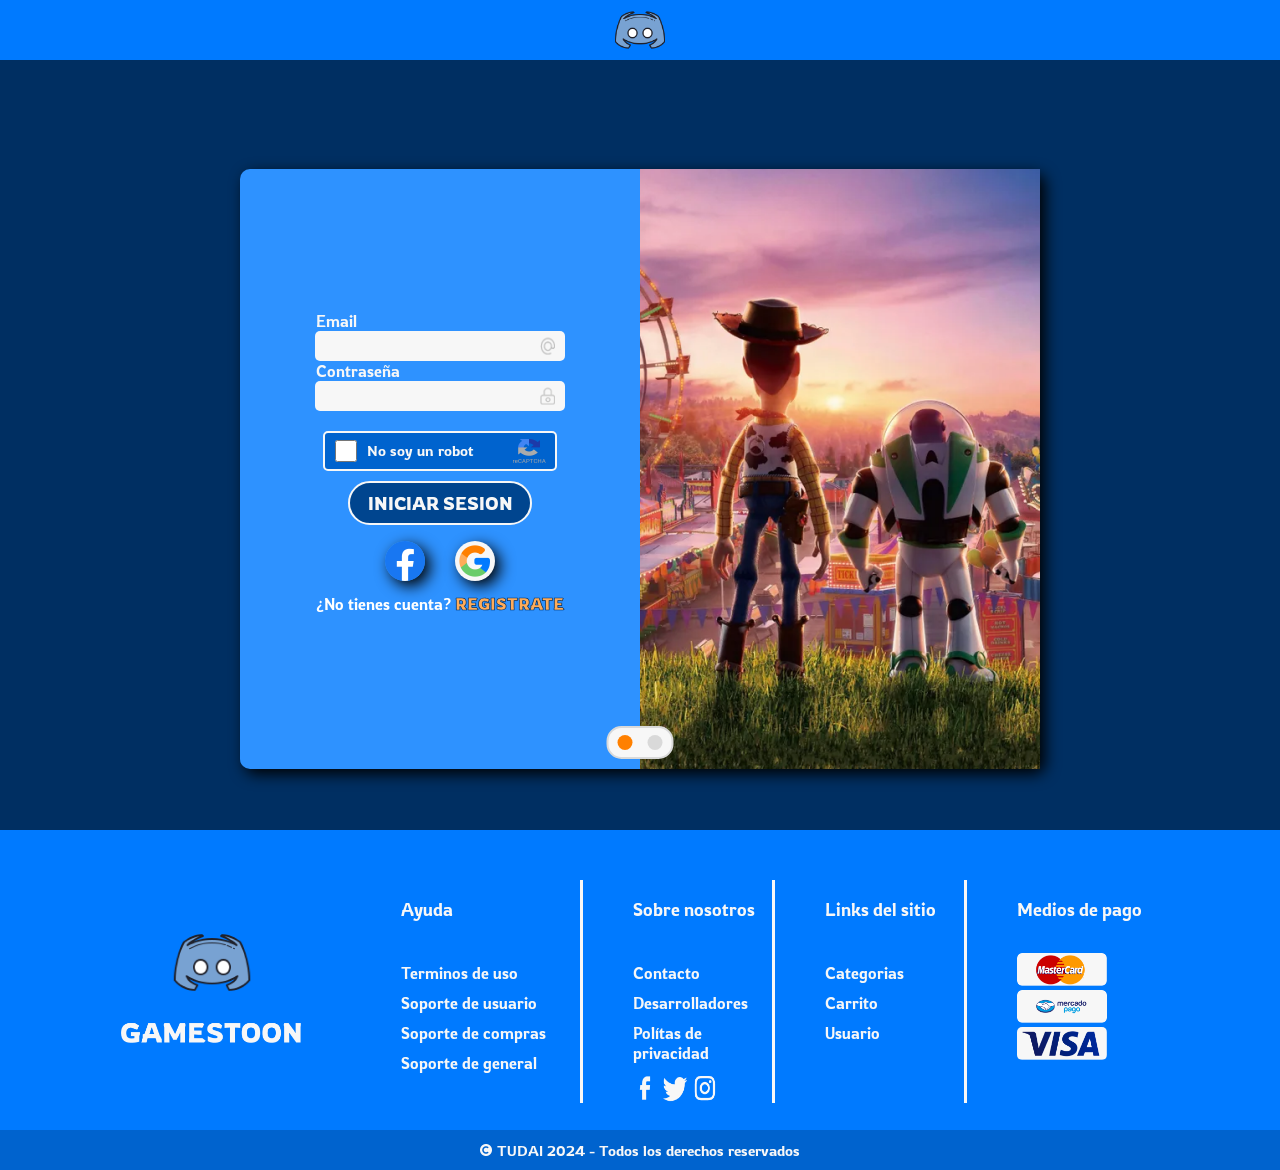
<file: Interfaces de Usuario/Tpe_Interfaces_Grupo_15-master/TP2/EntregaFinal/form.html>
<!DOCTYPE html>
<html lang="es">

<head>
    <meta charset="UTF-8">
    <meta name="viewport" content="width=device-width, initial-scale=1.0">
    <title>Gamestoon</title>
    <link rel="icon" href="img/discord-logo.ico">
    <link rel="preconnect" href="https://fonts.googleapis.com">
    <link rel="preconnect" href="https://fonts.gstatic.com" crossorigin>
    <link href="https://fonts.googleapis.com/css2?family=Rowdies:wght@300;400;700&display=swap" rel="stylesheet">
    <link rel="stylesheet" href="css/form.css">
</head>

<body>
    <div class="contenedor">    
        <header class="header">
            <div class="cabecera">
                <div class="cabecera-cen">
                    <div class="cabecera-cen-logo-xs">
                        <a href="index.html">
                            <img src="img/discord-logo.ico" alt="logo">
                        </a>
                    </div>
                </div>
            </div>
        </header>
        <main>
        <div class="form" id="formulario-completo">
            <div class="form-content">
                <div class="form-login">
                    <img src="img/form/image.png" alt="fondo-login-desvanecimiento" class="imagen-desvanecimiento-inicio ">
                    <form class="formulario" id="loginForm">
                        <label for="email" class="label-de-input">Email</label>
                        <div class="input-con-logo">
                            <input type="email"  required>
                            <img src="img/form/logo-email-input.png" alt="logo-email-input" class="input-icon">
                        </div>

                        <label for="password" class="label-de-input">Contraseña</label>
                        <div class="input-con-logo">
                            <input type="password"  required>
                            <img src="img/form/logo-contrasena-input.png" alt="logo-password-input" class="input-icon">
                        </div>

                        <div class="captcha">
                            <label class="captcha-label">
                                <input type="checkbox" class="checkbox-animado-login" required>
                                <div class="cargando" id="cargando-animacion-login"></div>
                                <!-- Elemento para la animación -->

                            </label>

                            <div class="texto-captcha">
                                No soy un robot <img src="img/form/captcha.png" alt="imagen-captcha" class="imagen-captcha">

                            </div>

                        </div>

                        <a href="index.html" id="btn-form">INICIAR SESION</a>

                        <div class="iconos-y-h2">
                            <div class="social-icons">
                                <img src="img/form/facebook.png" alt="imagen-facebook" class="imagen-facebook">
                                <img src="img/form/google.png" alt="imagen-google" class="imagen-google">
                            </div>

                            <h2> ¿No tienes cuenta? <span class="registrate" id="goToRegister">REGISTRATE</span> </h2>
                        </div>
                    </form>
                </div>

                <div class="form-register">
                    <img src="img/form/image.png" alt="fondo-login" class="imagen-form">

                    <img src="img/form/image.png" alt="fondo-login-desvanecimiento" class="imagen-desvanecimiento-registro ">


                    <form class="formulario" id="form-registro">
                        
                        <div class="info-container">
                            <p class="alerta" id="alerta-nombre"></p>
                        </div>

                        <label for="nombre" class="label-de-input">Nombre</label>
                        <input type="text" id="nombre">
                        
                        <div class="info-container">
                            <p class="alerta" id="alerta-apellido"></p>
                        </div>

                        <label for="apellido" class="label-de-input">Apellido</label>
                        <input type="text" id="apellido">


                        <label for="nickname" class="label-de-input">Nickname (opcional)</label>
                        <input type="text" id="nickname">

                        <div class="info-container">
                            <p class="alerta" id="alerta-edad"></p>
                        </div>
                        <label for="Edad" class="label-de-input">Edad</label>
                        <input type="number" id="edad">

                        <div class="info-container">
                            <p class="alerta" id="alerta-email"></p>
                        </div>
                        <label for="email" class="label-de-input">Email</label>
                        <div class="input-con-logo">
                            <input type="email" id="email">
                            <img src="img/form/logo-email-input.png" alt="logo-email-input" class="input-icon">
                        </div>


                        <div class="info-container">
                            <p class="alerta" id="alerta-password"></p>
                        </div>
                        <label for="contraseña" class="label-de-input">Contraseña</label>
                        <div class="input-con-logo">
                            <input type="password" id="password">
                            <img src="img/form/logo-contrasena-input.png" alt="logo-password-input" class="input-icon">
                        </div>


                        <div class="info-container">
                            <p class="alerta" id="alerta-confirmar-password"></p>
                        </div>
                        <label for="confirmar Contraseña" class="label-de-input">Confirmar Contraseña</label>
                        <div class="input-con-logo">
                            <input type="password" id="confirmar-password">
                            <img src="img/form/logo-contrasena-input.png" alt="logo-password-input" class="input-icon">
                        </div>
                        <div class="info-container">
                            <p class="alerta" id="alerta-captcha-registro"></p>
                        </div>
                            <div class="captcha">

                                <label class="captcha-label">
                                    <input type="checkbox" class="checkbox-animado-registro" id="checkbox-captcha-registro" required>
                                    <div class="cargando" id="cargando-animacion-registro"></div>
                                    <!-- Elemento para la animación -->

                                </label>

                                <div class="texto-captcha">
                                    No soy un robot <img src="img/form/captcha.png" alt="imagen-captcha" class="imagen-captcha">

                                </div>

                            </div>

                            <button type="button" id="btn-registrar">REGISTRAR</button>


                            <div class="social-icons">
                                <img src="img/form/facebook.png" alt="imagen-facebook" class="imagen-facebook">
                                <img src="img/form/google.png" alt="imagen-google" class="imagen-google">
                            </div>

                            <h2> ¿Ya tienes cuenta? <span class="iniciar-sesion" id="goToLogin">INICIAR SESION</span> </h2>


                    </form>

                    

                    <div class="comprobacion-formulario">
                        <div class="circulo-izquierda" id="circulo-izquierda"></div>
                        <div class="circulo-derecha" id="circulo-derecha"></div>
                    </div>

                </div>
            </div>
        </div>


        </main>

        <div id="popup-confirmacion" class="popup-confirmacion oculto">
            <div class="popup-contenido">
                <p>¡Formulario enviado correctamente!</p>
            </div>
        </div>
        
        <footer class="footer">  
            <div class="footer-superior">
                <div class="footer-superior-logo">
                    <img src="img/discord-footer.png" alt="">
                </div>
                <div class="footer-superior-grid">
                    <div class="footer-superior-ayuda">
                        <h3 class="footer">Ayuda</h3>
                        <a href="#">Terminos de uso</a>
                        <a href="#">Soporte de usuario</a>
                        <a href="#">Soporte de compras</a>
                        <a href="#">Soporte de general</a>
                    </div>
                    <div class="footer-superior-sobrenosotros">
                        <h3 class="footer">Sobre nosotros</h3>
                        <a href="#">Contacto</a>
                        <a href="#">Desarrolladores</a>
                        <a href="#">Polítas de privacidad</a>
                        <div class="footer-superior-sobrenosotros-redessociales">
                            <a href="#"><img src="img/iconos/facebook-footer.png" alt=""></a>
                            <a href="#"><img src="img/iconos/twitter-footer.png" alt=""></a>
                            <a href="#"><img src="img/iconos/instagram-footer.png" alt=""></a>
                        </div>
                    </div>
                    <div class="footer-superior-linksdelsitio">
                            <h3 class="footer">Links del sitio</h3>
                            <a href="#">Categorias</a>
                            <a href="#">Carrito</a>
                            <a href="#">Usuario</a>
                    </div>
                    <div class="footer-superior-mediosdepago">
                        <h3 class="footer">Medios de pago</h3>
                        <img src="img/iconos/mastercard.png" alt="">
                        <img src="img/iconos/mercadopago.png" alt="">
                        <img src="img/iconos/visa.png" alt="">
                    </div>
                </div>
            </div>
            <div class="footer-inferior">
                <img src="img/footer/copy.png" alt="">
                <span>TUDAI 2024 - Todos los derechos reservados</span>
            </div>
        </footer>
    </div>
    <script src="js/form.js"></script>
</body>

</html>
</file>
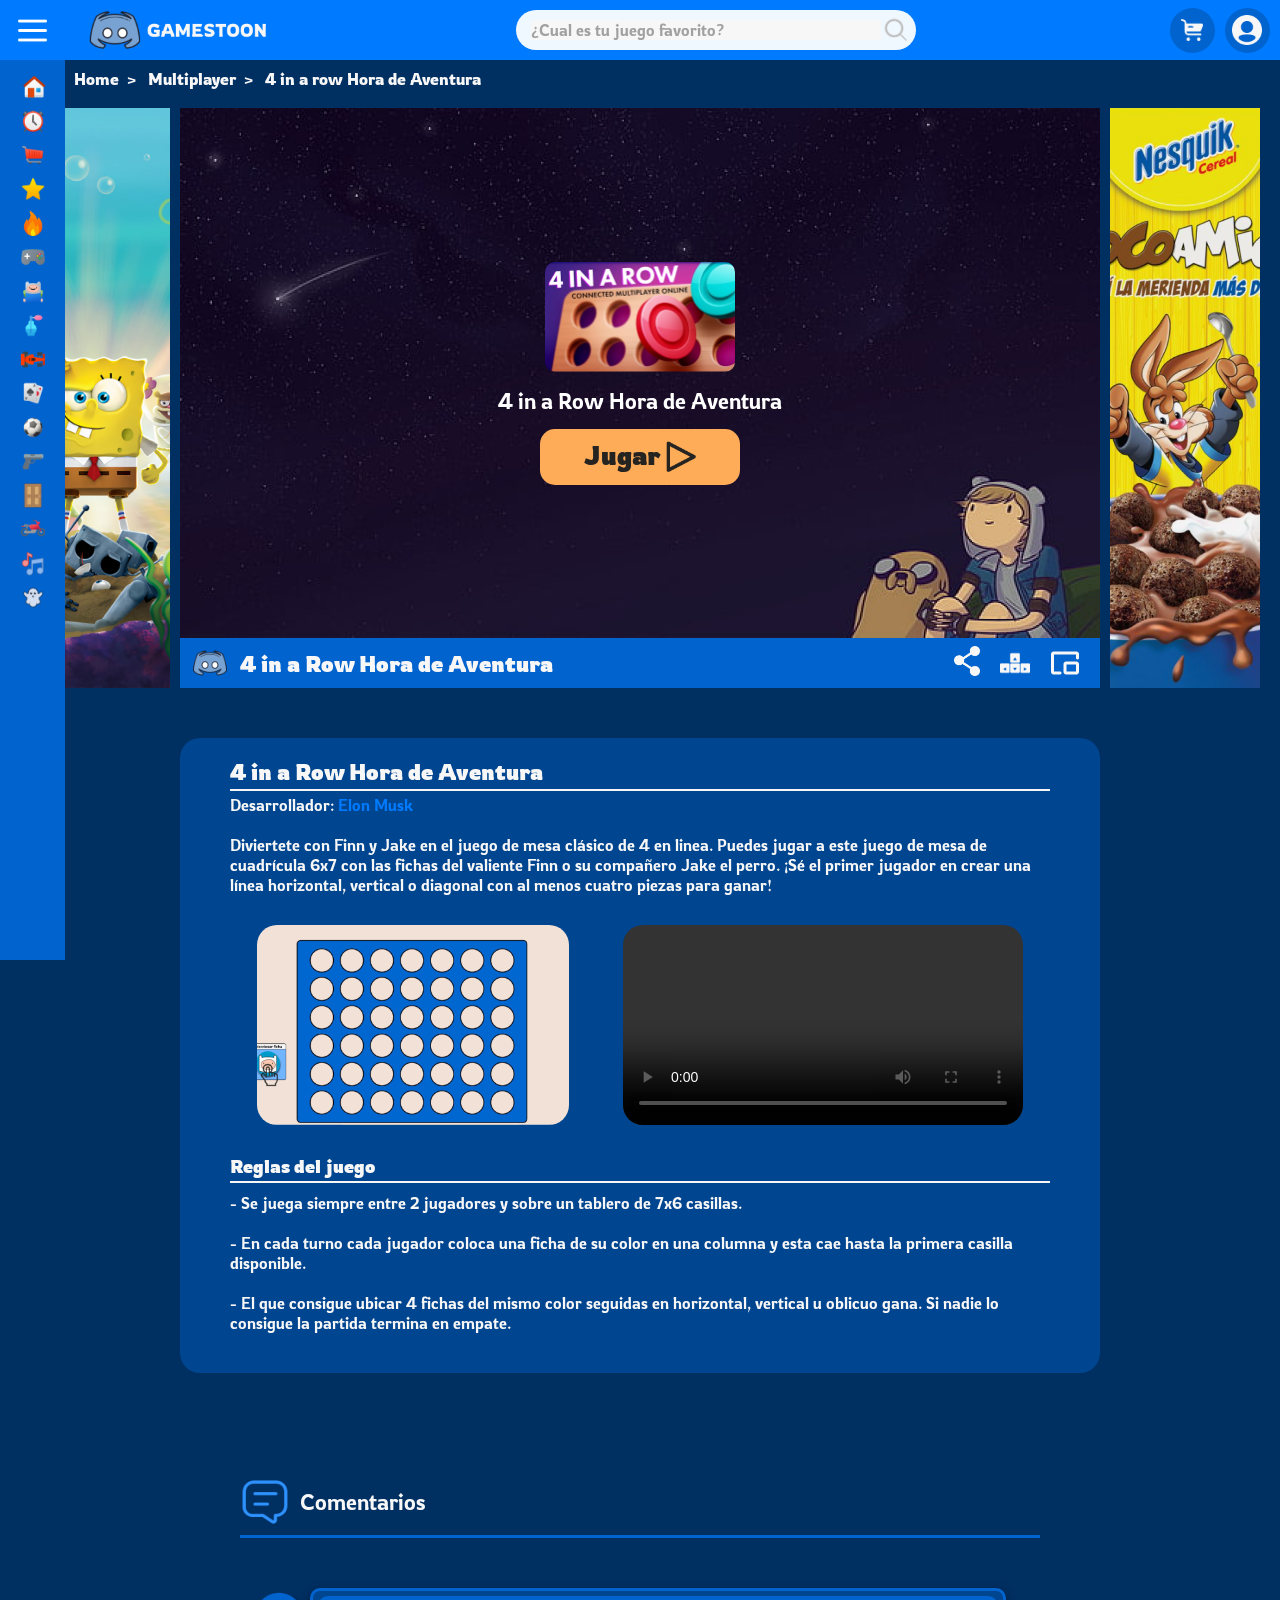
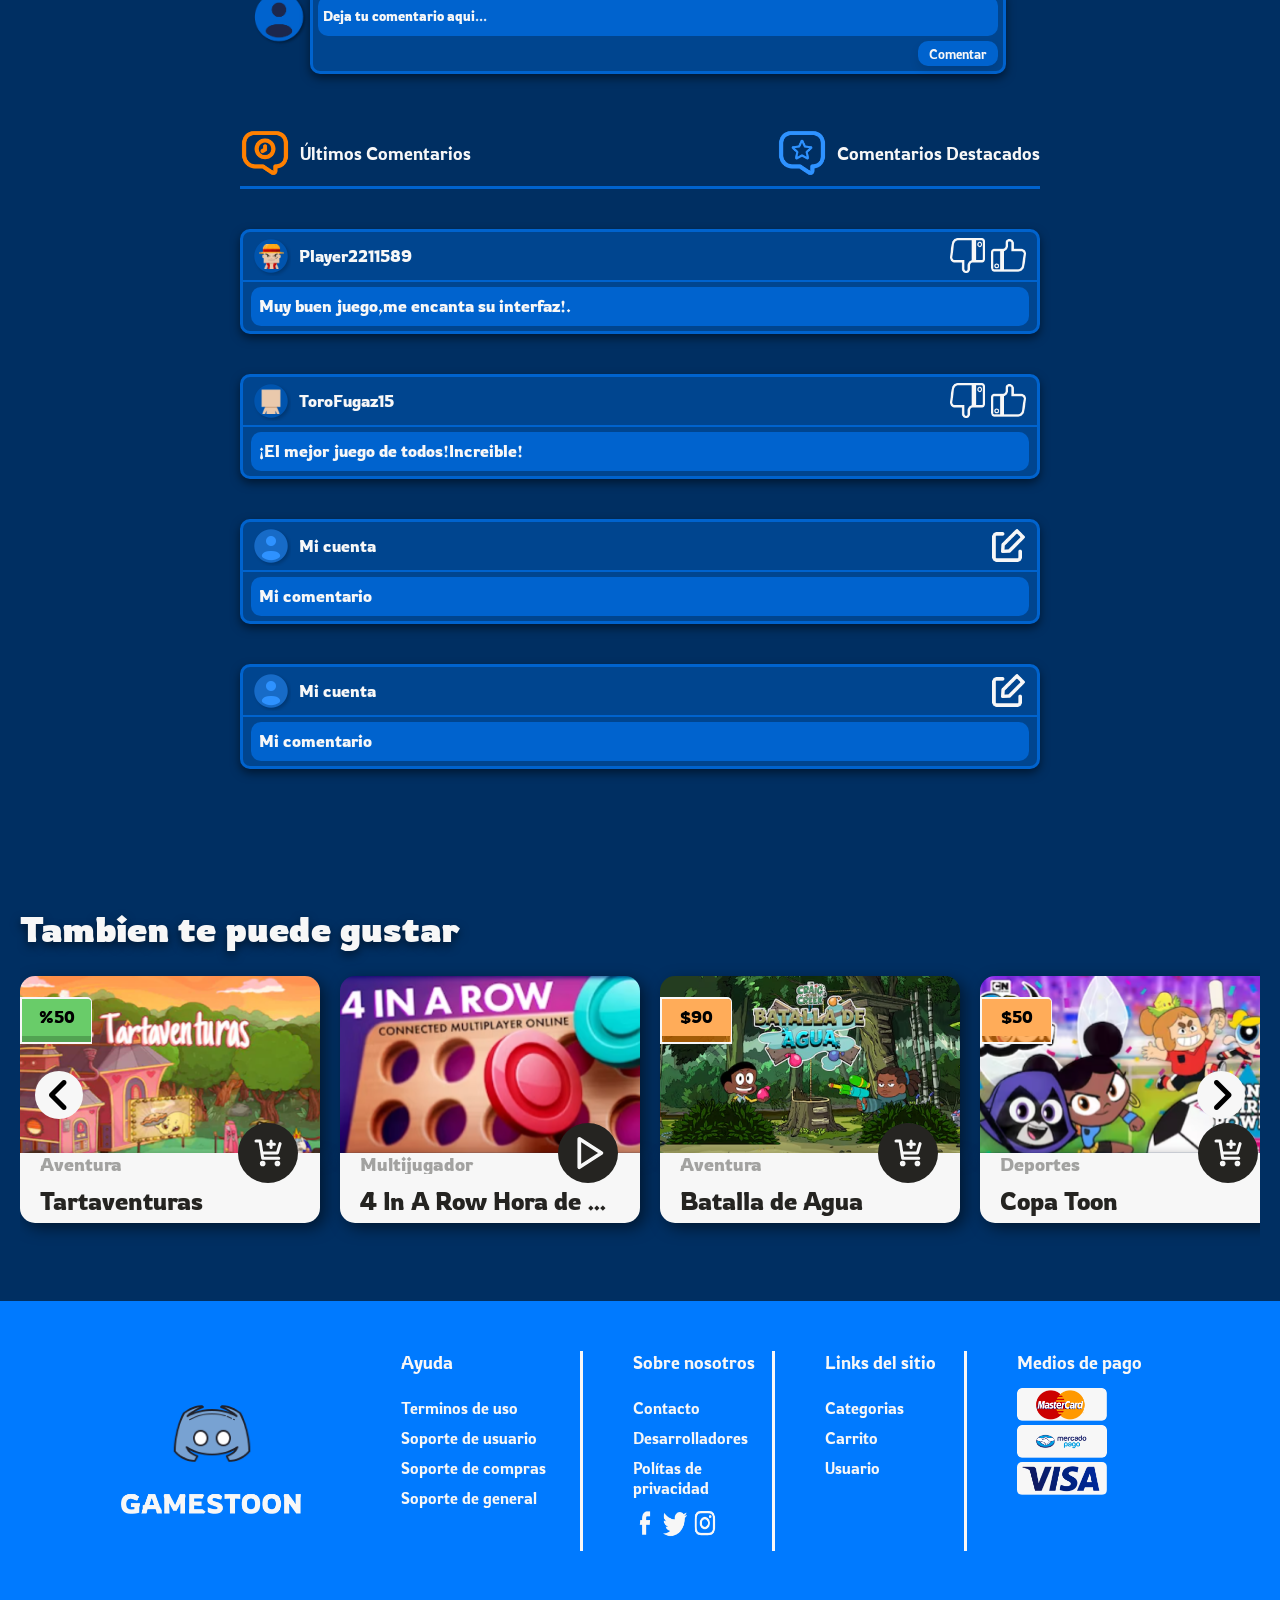
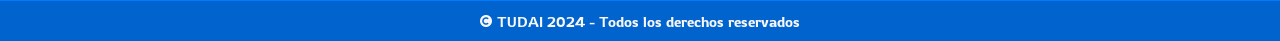
<file: Interfaces de Usuario/Tpe_Interfaces_Grupo_15-master/TP2/EntregaFinal/game.html>
<!DOCTYPE html>
<html lang="en">

<head>
    <meta charset="UTF-8">
    <meta http-equiv="X-UA-Compatible" content="IE=edge">
    <meta name="viewport" content="width=device-width, initial-scale=1.0">
    <title>Gamestoon</title>
    <link rel="icon" href="img/discord-logo.ico">
    <link rel="stylesheet" href="css/style.css">
    <link rel="stylesheet" href="css/card.css">
    <link rel="stylesheet" href="css/game.css">
    <link href="https://fonts.googleapis.com/css2?family=Rowdies:wght@300;400;700&display=swap" rel="stylesheet">
    <link rel="stylesheet" href="https://cdnjs.cloudflare.com/ajax/libs/font-awesome/6.6.0/css/all.min.css" integrity="sha512-Kc323vGBEqzTmouAECnVceyQqyqdsSiqLQISBL29aUW4U/M7pSPA/gEUZQqv1cwx4OnYxTxve5UMg5GT6L4JJg==" crossorigin="anonymous" referrerpolicy="no-referrer" />
</head>
<body>
    <header class="header">
        <div class="cabecera">
            <div class="cabecera-izq">
                <div class="cabecera-izq-menu-hamburguesa" id="">
                    <img src="img/iconos/menu-hamburguesa.png" alt="menu-hamburguesa" id="menu-hamburguesa">
                </div>
                <div  class="cabecera-izq-logo" id="">
                    <a href="#">
                        <img class="logo-img" src="img/discord-logo-grande.png" alt="logo">
                    </a>
                </div>
            </div>
            <div class="cabecera-cen">
                <div class="cabecera-cen-barradebusqueda">
                        <input id="cabecera-barradebusqueda-input" type="text" placeholder="¿Cual es tu juego favorito?">
                        <img id="cabecera-barradebusqueda-lupa" src="img/iconos/lupa.png" alt="lupa">
                </div>
                <div class="cabecera-cen-logo-xs">
                    <img src="img/discord-logo.ico" alt="logo">
                </div>
            </div>
            <div class="cabecera-der">
                <a href="#" class="cabecera-der-btn-carrito" id="pop-over-carrito">
                    <img src="img/iconos/carrito.png" alt="img-carrito">
                </a>
                <a href="#" class="cabecera-der-btn-usuario" id="pop-over-usuario">
                    <img src="img/iconos/usuario.png" alt="img-usuario">
                </a>
            </div>

        </div>
        <nav class="menu-desplegable">
            <ul>
                <li class="menu-desplegable-barradebusqueda">
                    <input type="text" placeholder="Buscar...">
                    <img src="img/iconos/lupa.png" alt="lupa">
                </li>
                <li class="menu-desplegable-item">
                    <a href="#">
                        <img src="img/iconos/inicio.png" alt="">
                        <span>Inicio</span>
                    </a>
                </li>
                <li class="menu-desplegable-item">
                    <a href="#">
                        <img src="img/iconos/recientes.png" alt="">
                        <span>Recientes</span>
                    </a>
                </li>
                <li class="menu-desplegable-item">
                    <a href="#">
                        <img src="img/iconos/cart.png" alt="">
                        <span>Mi carrito</span>
                    </a>
                </li>
                <li class="menu-desplegable-item">
                    <a href="#">
                        <img src="img/iconos/nuevos.png" alt="">
                        <span>Nuevos</span>
                    </a>
                </li>
                <li class="menu-desplegable-item">
                    <a href="#">
                        <img src="img/iconos/tendencia.png" alt="">
                        <span>Tendencia</span>
                    </a>
                </li>
                <li class="menu-desplegable-item">
                    <a href="#">
                        <img src="img/iconos/gratis.png" alt="">
                        <span>Gratis</span>
                    </a>
                </li>
                <li class="menu-desplegable-item">
                    <a href="#">
                        <img src="img/iconos/aventura.png" alt="">
                        <span>Aventura</span>
                    </a>
                </li>
                <li class="menu-desplegable-item">
                    <a href="#">
                        <img src="img/iconos/belleza.png" alt="">
                        <span>Belleza</span>
                    </a>
                </li>
                <li class="menu-desplegable-item">
                    <a href="#">
                        <img src="img/iconos/carreras.png" alt="">
                        <span>Carreras</span>
                    </a>
                </li>
                <li class="menu-desplegable-item">
                    <a href="#">
                        <img src="img/iconos/cartas.png" alt="">
                        <span>Cartas</span>
                    </a>
                </li>
                <li class="menu-desplegable-item">
                    <a href="#">
                        <img src="img/iconos/deportes.png" alt="">
                        <span>Deportes</span>
                    </a>
                </li>
                <li class="menu-desplegable-item">
                    <a href="#">
                        <img src="img/iconos/disparos.png" alt="">
                        <span>Disparos</span>
                    </a>
                </li>
                <li class="menu-desplegable-item">
                    <a href="#">
                        <img src="img/iconos/escape.png" alt="">
                        <span>Escape</span>
                    </a>
                </li>
                <li class="menu-desplegable-item">
                    <a href="#">
                        <img src="img/iconos/motos.png" alt="">
                        <span>Motos</span>
                    </a>
                </li>
                <li class="menu-desplegable-item">
                    <a href="#">
                        <img src="img/iconos/musicales.png" alt="">
                        <span>Musicales</span>
                    </a>
                </li>
                <li class="menu-desplegable-item">
                    <a href="#">
                        <img src="img/iconos/terror.png" alt="">
                        <span>Terror</span>
                    </a>
                </li>
            </ul>
        </nav>
        <div class="carrito-compras-bloque ocultar">
            <div class="bloque-superior">
                <p>¡Gran Elección!</p>
                <svg id="ico-cerrar-carrito" width="11" height="11" viewBox="0 0 11 11" fill="none" xmlns="http://www.w3.org/2000/svg">
                    <path d="M10.8991 8.83679L7.56229 5.5L10.8991 2.16321C10.963 2.09849 10.9989 2.01118 10.9989 1.92021C10.9989 1.82923 10.963 1.74192 10.8991 1.6772L9.3228 0.100921C9.29093 0.0689328 9.25306 0.0435517 9.21136 0.0262333C9.16966 0.00891489 9.12495 0 9.07979 0C9.03464 0 8.98993 0.00891489 8.94823 0.0262333C8.90653 0.0435517 8.86866 0.0689328 8.83679 0.100921L5.5 3.43771L2.16321 0.100921C2.09876 0.0364841 2.01135 0.000285572 1.92021 0.000285572C1.82906 0.000285572 1.74165 0.0364841 1.6772 0.100921L0.100921 1.6772C0.0689328 1.70907 0.0435517 1.74694 0.0262333 1.78864C0.00891489 1.83034 0 1.87505 0 1.92021C0 1.96536 0.00891489 2.01007 0.0262333 2.05177C0.0435517 2.09347 0.0689328 2.13134 0.100921 2.16321L3.43771 5.5L0.100921 8.83679C0.0364841 8.90124 0.000285572 8.98865 0.000285572 9.07979C0.000285572 9.17094 0.0364841 9.25834 0.100921 9.3228L1.6772 10.8991C1.70907 10.9311 1.74694 10.9564 1.78864 10.9738C1.83034 10.9911 1.87505 11 1.92021 11C1.96536 11 2.01007 10.9911 2.05177 10.9738C2.09347 10.9564 2.13134 10.9311 2.16321 10.8991L5.5 7.56229L8.83679 10.8991C8.90124 10.9635 8.98865 10.9997 9.07979 10.9997C9.17094 10.9997 9.25834 10.9635 9.3228 10.8991L10.8991 9.3228C10.9311 9.29093 10.9564 9.25306 10.9738 9.21136C10.9911 9.16966 11 9.12495 11 9.07979C11 9.03464 10.9911 8.98993 10.9738 8.94823C10.9564 8.90653 10.9311 8.86866 10.8991 8.83679Z" fill="#252421" fill-opacity="0.5"/>
                </svg>
            </div>
            <div class="elem">
                <div class="imagen-elem">
                    <img src="img/carrito/pokemon.png" alt="" srcset="">
                </div>
                <span class="nombre-elem">Pokemón</span>
                <svg id="input-incrementer" width="105" height="30" viewBox="0 0 105 30" fill="none" xmlns="http://www.w3.org/2000/svg">
                    <rect x="30.5" y="0.5" width="44" height="29" stroke="#D9D9D9"/>
                    <path d="M0.5 10C0.5 4.75329 4.75329 0.5 10 0.5H29.5V29.5H10C4.75329 29.5 0.5 25.2467 0.5 20V10Z" fill="#F7F7F7" stroke="#D9D9D9"/>
                    <path d="M20 14V16H10V14H20Z" fill="black"/>
                    <path d="M75.5 0.5H95C100.247 0.5 104.5 4.75329 104.5 10V20C104.5 25.2467 100.247 29.5 95 29.5H75.5V0.5Z" fill="#F7F7F7" stroke="#D9D9D9"/>
                    <path d="M89.1515 20V10H90.8485V20H89.1515ZM85 15.8485V14.1515H95V15.8485H85Z" fill="black"/>
                    <path d="M51.1 21V13.454H49.42V11.928L53.116 11.088L53.256 11.928L53.116 13.328V21H51.1Z" fill="#252421"/>
                </svg>
                <span class="precio-elem">$200,00 USD</span>
                <svg id="ico-tacho" width="15" height="15" viewBox="0 0 15 15" fill="none" xmlns="http://www.w3.org/2000/svg">
                    <g clip-path="url(#clip0_394_2160)">
                    <path d="M12.2036 2.05703L9.91696 2.05804L9.91607 0L5.08137 0.00201775L5.08225 2.06006L2.79541 2.06107L2.79617 3.98447H7.50026H12.2044L12.2036 2.05703ZM6.06169 0.981665L8.93636 0.980412L8.93688 2.05844L6.06221 2.05969L6.06169 0.981665Z" fill="#252421"/>
                    <path d="M2.79614 15H12.2043V4.47449H2.79614V15ZM9.70528 5.91177H10.1953V13.5627H9.70528V5.91177ZM7.25524 5.91177H7.74525V13.5627H7.25524V5.91177ZM4.80518 5.91177H5.29518V13.5627H4.80518V5.91177Z" fill="#252421"/>
                    <mask id="path-3-inside-1_394_2160" fill="white">
                    <path d="M2.79639 15H12.2046V4.47446H2.79639V15ZM9.70552 5.91174H10.1955V13.5626H9.70552V5.91174ZM7.25549 5.91174H7.74549V13.5626H7.25549V5.91174ZM4.80542 5.91174H5.29543V13.5626H4.80542V5.91174Z"/>
                    <path d="M22.6876 141.963H32.0958V131.437H22.6876V141.963ZM29.5968 132.875H30.0868V140.526H29.5968V132.875ZM27.1467 132.875H27.6367V140.526H27.1467V132.875ZM24.6966 132.875H25.1867V140.526H24.6966V132.875Z"/>
                    </mask>
                    <path d="M2.79639 15H12.2046V4.47446H2.79639V15ZM9.70552 5.91174H10.1955V13.5626H9.70552V5.91174ZM7.25549 5.91174H7.74549V13.5626H7.25549V5.91174ZM4.80542 5.91174H5.29543V13.5626H4.80542V5.91174Z" fill="#FCE202"/>
                    <path d="M22.6876 141.963H32.0958V131.437H22.6876V141.963ZM29.5968 132.875H30.0868V140.526H29.5968V132.875ZM27.1467 132.875H27.6367V140.526H27.1467V132.875ZM24.6966 132.875H25.1867V140.526H24.6966V132.875Z" fill="#FCE202"/>
                    <path d="M2.79639 15H-0.203613V18H2.79639V15ZM12.2046 15V18H15.2046V15H12.2046ZM12.2046 4.47446H15.2046V1.47446H12.2046V4.47446ZM2.79639 4.47446V1.47446H-0.203613V4.47446H2.79639ZM9.70552 5.91174V2.91174H6.70552V5.91174H9.70552ZM10.1955 5.91174H13.1955V2.91174H10.1955V5.91174ZM10.1955 13.5626V16.5626H13.1955V13.5626H10.1955ZM9.70552 13.5626H6.70552V16.5626H9.70552V13.5626ZM7.25549 5.91174V2.91174H4.25549V5.91174H7.25549ZM7.74549 5.91174H10.7455V2.91174H7.74549V5.91174ZM7.74549 13.5626V16.5626H10.7455V13.5626H7.74549ZM7.25549 13.5626H4.25549V16.5626H7.25549V13.5626ZM4.80542 5.91174V2.91174H1.80542V5.91174H4.80542ZM5.29543 5.91174H8.29543V2.91174H5.29543V5.91174ZM5.29543 13.5626V16.5626H8.29543V13.5626H5.29543ZM4.80542 13.5626H1.80542V16.5626H4.80542V13.5626ZM22.6876 141.963H19.6876V144.963H22.6876V141.963ZM32.0958 141.963V144.963H35.0958V141.963H32.0958ZM32.0958 131.437H35.0958V128.437H32.0958V131.437ZM22.6876 131.437V128.437H19.6876V131.437H22.6876ZM29.5968 132.875V129.875H26.5968V132.875H29.5968ZM30.0868 132.875H33.0868V129.875H30.0868V132.875ZM30.0868 140.526V143.526H33.0868V140.526H30.0868ZM29.5968 140.526H26.5968V143.526H29.5968V140.526ZM27.1467 132.875V129.875H24.1467V132.875H27.1467ZM27.6367 132.875H30.6367V129.875H27.6367V132.875ZM27.6367 140.526V143.526H30.6367V140.526H27.6367ZM27.1467 140.526H24.1467V143.526H27.1467V140.526ZM24.6966 132.875V129.875H21.6966V132.875H24.6966ZM25.1867 132.875H28.1867V129.875H25.1867V132.875ZM25.1867 140.526V143.526H28.1867V140.526H25.1867ZM24.6966 140.526H21.6966V143.526H24.6966V140.526ZM2.79639 18H12.2046V12H2.79639V18ZM15.2046 15V4.47446H9.20457V15H15.2046ZM12.2046 1.47446H2.79639V7.47446H12.2046V1.47446ZM-0.203613 4.47446V15H5.79639V4.47446H-0.203613ZM9.70552 8.91174H10.1955V2.91174H9.70552V8.91174ZM7.19553 5.91174V13.5626H13.1955V5.91174H7.19553ZM10.1955 10.5626H9.70552V16.5626H10.1955V10.5626ZM12.7055 13.5626V5.91174H6.70552V13.5626H12.7055ZM7.25549 8.91174H7.74549V2.91174H7.25549V8.91174ZM4.7455 5.91174V13.5626H10.7455V5.91174H4.7455ZM7.74549 10.5626H7.25549V16.5626H7.74549V10.5626ZM10.2555 13.5626V5.91174H4.25549V13.5626H10.2555ZM4.80542 8.91174H5.29543V2.91174H4.80542V8.91174ZM2.29543 5.91174V13.5626H8.29543V5.91174H2.29543ZM5.29543 10.5626H4.80542V16.5626H5.29543V10.5626ZM7.80542 13.5626V5.91174H1.80542V13.5626H7.80542ZM22.6876 144.963H32.0958V138.963H22.6876V144.963ZM35.0958 141.963V131.437H29.0958V141.963H35.0958ZM32.0958 128.437H22.6876V134.437H32.0958V128.437ZM19.6876 131.437V141.963H25.6876V131.437H19.6876ZM29.5968 135.875H30.0868V129.875H29.5968V135.875ZM27.0868 132.875V140.526H33.0868V132.875H27.0868ZM30.0868 137.526H29.5968V143.526H30.0868V137.526ZM32.5968 140.526V132.875H26.5968V140.526H32.5968ZM27.1467 135.875H27.6367V129.875H27.1467V135.875ZM24.6367 132.875V140.526H30.6367V132.875H24.6367ZM27.6367 137.526H27.1467V143.526H27.6367V137.526ZM30.1467 140.526V132.875H24.1467V140.526H30.1467ZM24.6966 135.875H25.1867V129.875H24.6966V135.875ZM22.1867 132.875V140.526H28.1867V132.875H22.1867ZM25.1867 137.526H24.6966V143.526H25.1867V137.526ZM27.6966 140.526V132.875H21.6966V140.526H27.6966Z" fill="#252421" mask="url(#path-3-inside-1_394_2160)"/>
                    </g>
                    <defs>
                    <clipPath id="clip0_394_2160">
                    <rect width="15" height="15" fill="white"/>
                    </clipPath>
                    </defs>
                </svg>   
                <svg id="barra-separadora" width="440" height="1" viewBox="0 0 440 1" fill="none" xmlns="http://www.w3.org/2000/svg">
                    <rect width="440" height="1" transform="matrix(1 0 0 -1 0 1)" fill="#D9D9D9"/>
                </svg>
            </div>
            <div class="elem">
                <div class="imagen-elem">
                    <img src="img/carrito/aventuras-isleñas.png" alt="" srcset="">
                </div>
                <span class="nombre-elem">Aventuras Isleñas</span>
                <svg id="input-incrementer" width="105" height="30" viewBox="0 0 105 30" fill="none" xmlns="http://www.w3.org/2000/svg">
                    <rect x="30.5" y="0.5" width="44" height="29" stroke="#D9D9D9"/>
                    <path d="M0.5 10C0.5 4.75329 4.75329 0.5 10 0.5H29.5V29.5H10C4.75329 29.5 0.5 25.2467 0.5 20V10Z" fill="#F7F7F7" stroke="#D9D9D9"/>
                    <path d="M20 14V16H10V14H20Z" fill="black"/>
                    <path d="M75.5 0.5H95C100.247 0.5 104.5 4.75329 104.5 10V20C104.5 25.2467 100.247 29.5 95 29.5H75.5V0.5Z" fill="#F7F7F7" stroke="#D9D9D9"/>
                    <path d="M89.1515 20V10H90.8485V20H89.1515ZM85 15.8485V14.1515H95V15.8485H85Z" fill="black"/>
                    <path d="M51.1 21V13.454H49.42V11.928L53.116 11.088L53.256 11.928L53.116 13.328V21H51.1Z" fill="#252421"/>
                </svg>
                <span class="precio-elem">$200,00 USD</span>
                <svg id="ico-tacho" width="15" height="15" viewBox="0 0 15 15" fill="none" xmlns="http://www.w3.org/2000/svg">
                    <g clip-path="url(#clip0_394_2160)">
                    <path d="M12.2036 2.05703L9.91696 2.05804L9.91607 0L5.08137 0.00201775L5.08225 2.06006L2.79541 2.06107L2.79617 3.98447H7.50026H12.2044L12.2036 2.05703ZM6.06169 0.981665L8.93636 0.980412L8.93688 2.05844L6.06221 2.05969L6.06169 0.981665Z" fill="#252421"/>
                    <path d="M2.79614 15H12.2043V4.47449H2.79614V15ZM9.70528 5.91177H10.1953V13.5627H9.70528V5.91177ZM7.25524 5.91177H7.74525V13.5627H7.25524V5.91177ZM4.80518 5.91177H5.29518V13.5627H4.80518V5.91177Z" fill="#252421"/>
                    <mask id="path-3-inside-1_394_2160" fill="white">
                    <path d="M2.79639 15H12.2046V4.47446H2.79639V15ZM9.70552 5.91174H10.1955V13.5626H9.70552V5.91174ZM7.25549 5.91174H7.74549V13.5626H7.25549V5.91174ZM4.80542 5.91174H5.29543V13.5626H4.80542V5.91174Z"/>
                    <path d="M22.6876 141.963H32.0958V131.437H22.6876V141.963ZM29.5968 132.875H30.0868V140.526H29.5968V132.875ZM27.1467 132.875H27.6367V140.526H27.1467V132.875ZM24.6966 132.875H25.1867V140.526H24.6966V132.875Z"/>
                    </mask>
                    <path d="M2.79639 15H12.2046V4.47446H2.79639V15ZM9.70552 5.91174H10.1955V13.5626H9.70552V5.91174ZM7.25549 5.91174H7.74549V13.5626H7.25549V5.91174ZM4.80542 5.91174H5.29543V13.5626H4.80542V5.91174Z" fill="#FCE202"/>
                    <path d="M22.6876 141.963H32.0958V131.437H22.6876V141.963ZM29.5968 132.875H30.0868V140.526H29.5968V132.875ZM27.1467 132.875H27.6367V140.526H27.1467V132.875ZM24.6966 132.875H25.1867V140.526H24.6966V132.875Z" fill="#FCE202"/>
                    <path d="M2.79639 15H-0.203613V18H2.79639V15ZM12.2046 15V18H15.2046V15H12.2046ZM12.2046 4.47446H15.2046V1.47446H12.2046V4.47446ZM2.79639 4.47446V1.47446H-0.203613V4.47446H2.79639ZM9.70552 5.91174V2.91174H6.70552V5.91174H9.70552ZM10.1955 5.91174H13.1955V2.91174H10.1955V5.91174ZM10.1955 13.5626V16.5626H13.1955V13.5626H10.1955ZM9.70552 13.5626H6.70552V16.5626H9.70552V13.5626ZM7.25549 5.91174V2.91174H4.25549V5.91174H7.25549ZM7.74549 5.91174H10.7455V2.91174H7.74549V5.91174ZM7.74549 13.5626V16.5626H10.7455V13.5626H7.74549ZM7.25549 13.5626H4.25549V16.5626H7.25549V13.5626ZM4.80542 5.91174V2.91174H1.80542V5.91174H4.80542ZM5.29543 5.91174H8.29543V2.91174H5.29543V5.91174ZM5.29543 13.5626V16.5626H8.29543V13.5626H5.29543ZM4.80542 13.5626H1.80542V16.5626H4.80542V13.5626ZM22.6876 141.963H19.6876V144.963H22.6876V141.963ZM32.0958 141.963V144.963H35.0958V141.963H32.0958ZM32.0958 131.437H35.0958V128.437H32.0958V131.437ZM22.6876 131.437V128.437H19.6876V131.437H22.6876ZM29.5968 132.875V129.875H26.5968V132.875H29.5968ZM30.0868 132.875H33.0868V129.875H30.0868V132.875ZM30.0868 140.526V143.526H33.0868V140.526H30.0868ZM29.5968 140.526H26.5968V143.526H29.5968V140.526ZM27.1467 132.875V129.875H24.1467V132.875H27.1467ZM27.6367 132.875H30.6367V129.875H27.6367V132.875ZM27.6367 140.526V143.526H30.6367V140.526H27.6367ZM27.1467 140.526H24.1467V143.526H27.1467V140.526ZM24.6966 132.875V129.875H21.6966V132.875H24.6966ZM25.1867 132.875H28.1867V129.875H25.1867V132.875ZM25.1867 140.526V143.526H28.1867V140.526H25.1867ZM24.6966 140.526H21.6966V143.526H24.6966V140.526ZM2.79639 18H12.2046V12H2.79639V18ZM15.2046 15V4.47446H9.20457V15H15.2046ZM12.2046 1.47446H2.79639V7.47446H12.2046V1.47446ZM-0.203613 4.47446V15H5.79639V4.47446H-0.203613ZM9.70552 8.91174H10.1955V2.91174H9.70552V8.91174ZM7.19553 5.91174V13.5626H13.1955V5.91174H7.19553ZM10.1955 10.5626H9.70552V16.5626H10.1955V10.5626ZM12.7055 13.5626V5.91174H6.70552V13.5626H12.7055ZM7.25549 8.91174H7.74549V2.91174H7.25549V8.91174ZM4.7455 5.91174V13.5626H10.7455V5.91174H4.7455ZM7.74549 10.5626H7.25549V16.5626H7.74549V10.5626ZM10.2555 13.5626V5.91174H4.25549V13.5626H10.2555ZM4.80542 8.91174H5.29543V2.91174H4.80542V8.91174ZM2.29543 5.91174V13.5626H8.29543V5.91174H2.29543ZM5.29543 10.5626H4.80542V16.5626H5.29543V10.5626ZM7.80542 13.5626V5.91174H1.80542V13.5626H7.80542ZM22.6876 144.963H32.0958V138.963H22.6876V144.963ZM35.0958 141.963V131.437H29.0958V141.963H35.0958ZM32.0958 128.437H22.6876V134.437H32.0958V128.437ZM19.6876 131.437V141.963H25.6876V131.437H19.6876ZM29.5968 135.875H30.0868V129.875H29.5968V135.875ZM27.0868 132.875V140.526H33.0868V132.875H27.0868ZM30.0868 137.526H29.5968V143.526H30.0868V137.526ZM32.5968 140.526V132.875H26.5968V140.526H32.5968ZM27.1467 135.875H27.6367V129.875H27.1467V135.875ZM24.6367 132.875V140.526H30.6367V132.875H24.6367ZM27.6367 137.526H27.1467V143.526H27.6367V137.526ZM30.1467 140.526V132.875H24.1467V140.526H30.1467ZM24.6966 135.875H25.1867V129.875H24.6966V135.875ZM22.1867 132.875V140.526H28.1867V132.875H22.1867ZM25.1867 137.526H24.6966V143.526H25.1867V137.526ZM27.6966 140.526V132.875H21.6966V140.526H27.6966Z" fill="#252421" mask="url(#path-3-inside-1_394_2160)"/>
                    </g>
                    <defs>
                    <clipPath id="clip0_394_2160">
                    <rect width="15" height="15" fill="white"/>
                    </clipPath>
                    </defs>
                </svg>   
                <svg id="barra-separadora" width="440" height="1" viewBox="0 0 440 1" fill="none" xmlns="http://www.w3.org/2000/svg">
                    <rect width="440" height="1" transform="matrix(1 0 0 -1 0 1)" fill="#D9D9D9"/>
                </svg>
            </div>
            <div class="bloque-inferior">
                <span class="subtotal">Subtotal:</span>
                <span class="descuento">Descuento:</span>
                <span class="total">Total:</span>
                <span class="subtotal-valor">$400,00 USD</span>
                <span class="descuento-valor">$0,00 USD</span>
                <span class="total-valor">$400,00 USD</span>
                
                <div class="boton-pagar">
                    <div class="boton-wrapper">
                    <div class="text">Pagar</div>
                    <span class="icon">
                        <svg viewBox="0 0 16 16" class="bi bi-cart2" fill="currentColor" height="16" width="16" xmlns="http://www.w3.org/2000/svg">
                        <path d="M0 2.5A.5.5 0 0 1 .5 2H2a.5.5 0 0 1 .485.379L2.89 4H14.5a.5.5 0 0 1 .485.621l-1.5 6A.5.5 0 0 1 13 11H4a.5.5 0 0 1-.485-.379L1.61 3H.5a.5.5 0 0 1-.5-.5zM3.14 5l1.25 5h8.22l1.25-5H3.14zM5 13a1 1 0 1 0 0 2 1 1 0 0 0 0-2zm-2 1a2 2 0 1 1 4 0 2 2 0 0 1-4 0zm9-1a1 1 0 1 0 0 2 1 1 0 0 0 0-2zm-2 1a2 2 0 1 1 4 0 2 2 0 0 1-4 0z"></path>
                        </svg>
                    </span>
                    </div>
                </div>
                <div class="boton-seguir-comprando">Seguir comprando</div>
                <span class="texto-inferior" >Compras Protegidas Por Alumnos de TUDAI</span>
            </div>
        </div>
        <div class="panel-usuario-bloque ocultar">
            <div class="mi-cuenta">
                <svg id="ico-mi-cuenta" width="22" height="22" viewBox="0 0 22 22" fill="none" xmlns="http://www.w3.org/2000/svg">
                    <path fill-rule="evenodd" clip-rule="evenodd" d="M0 11C0 4.92486 4.92486 0 11 0C17.0751 0 22 4.92486 22 11C22 17.0751 17.0751 22 11 22C4.92486 22 0 17.0751 0 11ZM10.9999 4.4C8.56985 4.4 6.5999 6.36995 6.5999 8.8C6.5999 11.23 8.56985 13.2 10.9999 13.2C13.4299 13.2 15.3999 11.23 15.3999 8.8C15.3999 6.36995 13.4299 4.4 10.9999 4.4ZM16.6227 15.3971C17.4562 15.9339 17.4155 17.104 16.6564 17.7417C15.1269 19.0263 13.1539 19.8 11.0001 19.8C8.86061 19.8 6.89936 19.0365 5.37412 17.767C4.60824 17.1295 4.56766 15.9535 5.40486 15.4132C5.66548 15.245 5.94931 15.0976 6.25734 14.9707C7.49668 14.4597 9.07962 14.3 11 14.3C12.9301 14.3 14.522 14.4495 15.7645 14.9549C16.075 15.0812 16.3607 15.2285 16.6227 15.3971Z" fill="#F7F7F7"/>
                </svg>
                <span>MI CUENTA</span>
            </div>
            <div class="ajustes">
                <svg id="ico-ajustes" width="22" height="22" viewBox="0 0 22 22" fill="none" xmlns="http://www.w3.org/2000/svg">
                    <path fill-rule="evenodd" clip-rule="evenodd" d="M10.9477 15.662C13.5513 15.662 15.662 13.5513 15.662 10.9477C15.662 8.34406 13.5513 6.2334 10.9477 6.2334C8.34406 6.2334 6.2334 8.34406 6.2334 10.9477C6.2334 13.5513 8.34406 15.662 10.9477 15.662ZM14.0906 10.9477C14.0906 12.6834 12.6834 14.0906 10.9477 14.0906C9.21196 14.0906 7.80483 12.6834 7.80483 10.9477C7.80483 9.21196 9.21196 7.80483 10.9477 7.80483C12.6834 7.80483 14.0906 9.21196 14.0906 10.9477Z" fill="#F7F7F7"/>
                    <path fill-rule="evenodd" clip-rule="evenodd" d="M0 10.214V11.7854C0 13.0019 0.921338 14.003 2.10421 14.1292C2.20462 14.4146 2.31835 14.6937 2.44462 14.9657C1.66952 15.8918 1.71707 17.2732 2.58729 18.1434L3.69846 19.2545C4.54887 20.1049 5.88738 20.1697 6.81215 19.4489C7.15345 19.6184 7.50658 19.7678 7.86995 19.8957C7.99612 21.0786 8.9973 22 10.2137 22H11.7852C13.0013 22 14.0023 21.0791 14.1288 19.8965C14.459 19.7803 14.7808 19.6465 15.0929 19.4959C16.0147 20.1664 17.3128 20.086 18.1442 19.2545L19.2554 18.1434C20.0868 17.3119 20.1673 16.0139 19.4967 15.0921C19.6471 14.7803 19.7809 14.459 19.8969 14.129C21.0793 14.0023 22 13.0014 22 11.7854V10.214C22 8.998 21.0793 7.99715 19.8969 7.87043C19.769 7.50651 19.6194 7.15293 19.4496 6.81124C20.1699 5.88647 20.105 4.54839 19.2548 3.6982L18.1436 2.58704C17.2736 1.71703 15.8927 1.66929 14.9667 2.44381C14.6942 2.31735 14.4146 2.20346 14.1287 2.10294C14.002 0.920678 13.001 0 11.7852 0H10.2137C8.99752 0 7.99645 0.9211 7.87002 2.10375C7.54897 2.21673 7.23591 2.34656 6.93198 2.49214C6.00633 1.66769 4.58671 1.69931 3.69901 2.58704L2.58783 3.6982C1.70011 4.58594 1.66848 6.00556 2.49295 6.93121C2.34722 7.23547 2.21728 7.54886 2.10421 7.87028C0.921338 7.99645 0 8.9976 0 10.214ZM12.5709 2.35714C12.5709 1.92321 12.2191 1.57143 11.7852 1.57143H10.2137C9.77977 1.57143 9.42803 1.92321 9.42803 2.35714V2.65783C9.42803 3.03147 9.16348 3.34931 8.80462 3.45355C8.24732 3.61545 7.71551 3.83742 7.21673 4.11202C6.88941 4.2922 6.47761 4.25451 6.21342 3.99029L5.92134 3.6982C5.61451 3.39136 5.11702 3.39136 4.81015 3.6982L3.69901 4.80938C3.39216 5.11621 3.39216 5.6137 3.69901 5.92053L3.99109 6.21265C4.25531 6.47684 4.29301 6.88864 4.11283 7.21596C3.83808 7.715 3.61602 8.2471 3.45409 8.8048C3.34989 9.1637 3.03203 9.42825 2.65834 9.42825H2.35714C1.92321 9.42825 1.57143 9.7801 1.57143 10.214V11.7854C1.57143 12.2193 1.92321 12.5711 2.35714 12.5711H2.65834C3.03203 12.5711 3.34989 12.8358 3.45409 13.1946C3.60607 13.7181 3.81106 14.219 4.06281 14.6912C4.23658 15.0171 4.19646 15.423 3.93529 15.6842L3.69846 15.9211C3.39162 16.2279 3.39162 16.7254 3.69846 17.0323L4.80964 18.1434C5.11647 18.4502 5.61396 18.4502 5.92079 18.1434L6.11197 17.9522C6.37919 17.6849 6.79686 17.6497 7.12547 17.8364C7.65046 18.1346 8.21315 18.3741 8.80462 18.5459C9.16348 18.6501 9.42803 18.968 9.42803 19.3416V19.6428C9.42803 20.0768 9.77977 20.4286 10.2137 20.4286H11.7852C12.2191 20.4286 12.5709 20.0768 12.5709 19.6428V19.3423C12.5709 18.9685 12.8355 18.6506 13.1944 18.5465C13.7525 18.3845 14.285 18.1623 14.7843 17.8874C15.1117 17.7073 15.5234 17.745 15.7877 18.0092L15.9219 18.1434C16.2287 18.4502 16.7262 18.4502 17.033 18.1434L18.1442 17.0323C18.451 16.7254 18.451 16.2279 18.1442 15.9211L18.01 15.7869C17.7458 15.5226 17.708 15.1108 17.8883 14.7835C18.1631 14.2845 18.3851 13.7523 18.547 13.1946C18.6512 12.8358 18.9691 12.5711 19.3428 12.5711H19.6428C20.0768 12.5711 20.4286 12.2193 20.4286 11.7854V10.214C20.4286 9.7801 20.0768 9.42825 19.6428 9.42825H19.3428C18.9691 9.42825 18.6512 9.1637 18.547 8.8048C18.3752 8.213 18.1356 7.64991 17.8372 7.12463C17.6505 6.79602 17.6858 6.37839 17.953 6.11112L18.1436 5.92053C18.4504 5.6137 18.4504 5.11621 18.1436 4.80938L17.0325 3.6982C16.7256 3.39136 16.2282 3.39136 15.9213 3.6982L15.685 3.93444C15.4239 4.19562 15.0179 4.23577 14.692 4.06197C14.2196 3.81003 13.7182 3.60497 13.1944 3.45296C12.8355 3.34879 12.5709 3.03091 12.5709 2.65718V2.35714Z" fill="#F7F7F7"/>
                </svg>                        
                <span>AJUSTES</span>    
            </div>
            <div class="sobre-nosotros">
                <svg id="ico-sobre-nosotros" width="22" height="22" viewBox="0 0 22 22" fill="none" xmlns="http://www.w3.org/2000/svg">
                    <path fill-rule="evenodd" clip-rule="evenodd" d="M11 0C4.92488 0 0 4.92483 0 11C0 17.0751 4.92488 22 11 22C17.0752 22 22 17.0751 22 11C22 4.92483 17.0752 0 11 0ZM11 19.8C6.14768 19.8 2.2 15.8523 2.2 11C2.2 6.14768 6.14768 2.2 11 2.2C15.8524 2.2 19.8 6.14768 19.8 11C19.8 15.8523 15.8524 19.8 11 19.8ZM12.3774 6.6C12.3774 7.39754 11.7967 7.975 11.0112 7.975C10.1938 7.975 9.62742 7.39754 9.62742 6.58473C9.62742 5.80356 10.2092 5.225 11.0112 5.225C11.7967 5.225 12.3774 5.80356 12.3774 6.6ZM9.90242 9.9H12.1024V16.5H9.90242V9.9Z" fill="#F7F7F7"/>
                </svg>                                                         
                <span>SOBRE NOSOTROS</span>
            </div>
            <div class="cerrar-sesion">
                <svg id="ico-cerrar-sesion" width="26" height="26" viewBox="0 0 26 26" fill="none" xmlns="http://www.w3.org/2000/svg">
                    <path d="M13 17.125L17.125 13M17.125 13L13 8.875M17.125 13H2M8.875 6.46683V6.40027C8.875 4.86013 8.875 4.08948 9.17475 3.50122C9.43837 2.98377 9.85879 2.56338 10.3762 2.29973C10.9645 2 11.7352 2 13.2753 2H19.6003C21.1404 2 21.9095 2 22.4977 2.29973C23.0151 2.56338 23.4369 2.98377 23.7005 3.50122C24 4.0889 24 4.85861 24 6.39577V19.6049C24 21.1421 24 21.9107 23.7005 22.4983C23.4369 23.0158 23.0151 23.4369 22.4977 23.7005C21.91 24 21.1414 24 19.6043 24H13.2708C11.7336 24 10.9639 24 10.3762 23.7005C9.85879 23.4369 9.43837 23.0154 9.17475 22.498C8.875 21.9097 8.875 21.1401 8.875 19.6V19.5313" stroke="#F7F7F7" stroke-width="3" stroke-linecap="round" stroke-linejoin="round"/>
                </svg>     
                <a href="form.html"><span>CERRAR SESIÓN</span></a>
            </div>
        </div>
    </header>
    <main class="fondo">
        <div class="contenido">
            <ul class="breadcrumb">
                <li><a href="index.html"><img src="img/iconos/discord-blanco.png" alt=""></a></li>
                <li><a href="index.html">Home</a></li>
                <li><a href="#">Multiplayer</a></li>
                <li><a href="#">4 in a row Hora de Aventura</a></li>
            </ul>
            <div class="area-juego">
                <div class="publicidad-juego">
                    <img src="img/game/publi-izq.png" alt="">
                </div>
                <div class="juego" >
                    <div class="juego-box" id="juego">
                        <img src="img/game/juego-cuadro-pequeño.png">
                        <h3>4 in a Row Hora de Aventura</h3>
                        <button class="boton-jugar" id="juego-boton-jugar">
                            <h2>Jugar</h2>
                            <img id="juego-boton-jugar-triangulo-play" src="img/game/triangulo-play.png" alt="">
                        </button>
                    </div>
                    <div class="juego-barra">
                        <div class="juego-barra-cont-izq">
                            <img src="img/discord-logo.ico">
                            <h3>4 in a Row Hora de Aventura</h3>
                        </div>
                        <div class="juego-barra-cont-der">

                        <div class="compartir-contenedor"> 
                            <img src="img/game/compartir.png" alt="Compartir" onclick="toggleShareOptions()">
                            <div class="contenedor-logos-compartir" id="contenedor-opciones-compartir">
                                <div class="opciones-compartir"> 
                                    <img src="img/form/facebook.png" alt="imagen-facebook" class="imagen-facebook">
                                    <img src="img/form/google.png" alt="imagen-google" class="imagen-google">
                                    <img src="img/game/mensaje.png" alt="imagen-mensaje" class="imagen-mensaje">
                                    <img src="img/game/email.png" alt="imagen-email" class="imagen-email">


                                </div>
                                
                            </div>
                        </div>

                            <img src="img/game/controles.png" alt="">
                            <img src="img/game/pantalla-completa.png" alt="pantalla completa" id="pantalla-completa-btn" >
                       
                        </div>
                    </div>
                </div>
                <div class="publicidad-juego">
                    <img src="img/game/publi-der.png" alt="">
                </div>
            </div>
            <div class="descripcion-juego">
                <h3>4 in a Row Hora de Aventura</h3>
                <p>Desarrollador: <a href="https://x.com/elonmusk" target="_blank">Elon Musk</a></p>
                <p>Diviertete con Finn y Jake en el juego de mesa clásico de 4 en linea. Puedes jugar a este juego de mesa de cuadrícula 6x7 con las fichas del valiente Finn o su compañero Jake el perro. ¡Sé el primer jugador en crear una línea horizontal, vertical o diagonal con al menos cuatro piezas para ganar!</p>
                <div class="descripcion-juego-img-video">
                    <img src="img/game/juego-iniciado.png" alt="">
                    <video controls>
                        <source src="img/game/horadeaventura.mp4" type="video/mp4">
                        Tu navegador no soporta el elemento de video.
                    </video>
                </div>
                <h4>Reglas del juego</h4>
                <p>- Se juega siempre entre 2 jugadores y sobre un tablero de 7x6 casillas.</p>
                <p>- En cada turno cada jugador coloca una ficha de su color en una columna y esta cae hasta la primera casilla disponible. </p>
                <p>- El que consigue ubicar 4 fichas del mismo color seguidas en horizontal, vertical u oblicuo gana. Si nadie lo consigue la partida termina en empate.</p>
            </div>
            <div class="comentarios">
                <div class="comentarios-titulo">
                    <img src="img/comentarios/comentarios.png" alt="">
                    <h3>Comentarios</h3>
                </div>
                <div class="comentarios-subircomentario">
                    <img src="img/comentarios/avatar-realizar-comentario.png" alt="">
                    <div class="comentarios-subircomentario-box">
                        <div class="comentarios-subircomentario-box-cont-input">
                            <input type="text" placeholder="Deja tu comentario aqui...">
                        </div>
                        <button class="boton-comentar efecto-comentar" type="submit"><span>Comentar</span></button>
                    </div>
                </div>
                <div class="comentarios-filtros">
                    <div class="comentarios-filtros-ultimos">
                        <img src="img/comentarios/ultimos-comentarios.png" alt="">
                        <h4>Últimos Comentarios</h4>
                    </div>
                    <div class="comentarios-filtros-destacados">
                        <img src="img/comentarios/comentarios-destacados.png" alt="">
                        <h4>Comentarios Destacados</h4>
                    </div>
                </div>
                <div class="comentario">
                    <div class="comentario-partesuperior">
                        <div class="comentario-partesuperior-dueño">
                            <img src="img/comentarios/avatar-1.png" alt="">
                            <p>Player2211589</p>
                        </div>
                        <div class="comentario-partesuperior-botones">
                            <img class="botones-dislike" src="img/comentarios/dislike.png" alt="">
                            <img class="botones-like" src="img/comentarios/like.png" alt="">
                        </div>
                    </div>
                    <div class="comentario-parteinferior">
                    <p>Muy buen juego,me encanta su interfaz!.</p>
                    </div>
                </div>
                <div class="comentario">
                    <div class="comentario-partesuperior">
                        <div class="comentario-partesuperior-dueño">
                            <img src="img/comentarios/avatar-2.png" alt="">
                            <p>ToroFugaz15</p>
                        </div>
                        <div class="comentario-partesuperior-botones">
                            <img class="botones-dislike" src="img/comentarios/dislike.png" alt="">
                            <img class="botones-like" src="img/comentarios/like.png" alt="">
                        </div>
                    </div>
                    <div class="comentario-parteinferior">
                        <p>¡El mejor juego de todos!Increible!</p>
                    </div>
                </div>
                <div class="comentario">
                    <div class="comentario-partesuperior">
                        <div class="comentario-partesuperior-dueño">
                            <img src="img/comentarios/avatar-usuario.png" alt="">
                            <p>Mi cuenta</p>
                        </div>
                        <div class="comentario-partesuperior-botones">
                            <img src="img/comentarios/edit.png" alt="">
                        </div>
                    </div>
                    <div class="comentario-parteinferior">
                        <p>Mi comentario</p>
                    </div>
                </div>
                <div class="comentario">
                    <div class="comentario-partesuperior">
                        <div class="comentario-partesuperior-dueño">
                            <img src="img/comentarios/avatar-usuario.png" alt="">
                            <p>Mi cuenta</p>
                        </div>
                        <div class="comentario-partesuperior-botones">
                            <img src="img/comentarios/edit.png" alt="">
                        </div>
                    </div>
                    <div class="comentario-parteinferior">
                        <p>Mi comentario</p>
                    </div>
                </div>
            </div>
        
        <h3 id="texto-carrito">Tambien te puede gustar</h3>
        <div class="wrapper">
            <i id="left" class="fa-solid fa-angle-left"></i>
            <div class="carousel">      
                <div class="card-l" draggable="true">  
                    <div class="superior-card-l" id="superior-card-l-1">
                        <div class="etiqueta-l">
                            <div class="frente-porcentaje-l">
                                <span>%50</span>
                            </div>
                            <div class="fondo-porcentaje-l">
                            </div>
                        </div>
                    </div>
                    <div class="inferior-card-l">
                        <div class="info-card-l">
                            <div class="categoria-card-l"><p class="categoria-card-l" title="Multijugador">Aventura</p></div>
                            <div class="nombre-card-l"><p class="nombre-card-l" title="4 In A Row Hora de Aventuras">Tartaventuras</p></div>
                        </div>
                    </div>
                    <div class="btn-card-buy-l" tabindex="0">
                        <svg id="ico-cart-l" width="28" height="28" viewBox="0 0 28 28" fill="none" xmlns="http://www.w3.org/2000/svg">
                            <path d="M26.1071 4.64544L23.4286 13.9045H7.86168M24.7679 19.1953H8.69643L6.01786 2H2M10.0357 24.4862C10.0357 25.2167 9.43609 25.8089 8.69643 25.8089C7.95677 25.8089 7.35714 25.2167 7.35714 24.4862C7.35714 23.7557 7.95677 23.1635 8.69643 23.1635C9.43609 23.1635 10.0357 23.7557 10.0357 24.4862ZM24.7679 24.4862C24.7679 25.2167 24.1682 25.8089 23.4286 25.8089C22.6889 25.8089 22.0893 25.2167 22.0893 24.4862C22.0893 23.7557 22.6889 23.1635 23.4286 23.1635C24.1682 23.1635 24.7679 23.7557 24.7679 24.4862Z" stroke="" stroke-width="3" stroke-linecap="round" stroke-linejoin="round"/>
                        </svg>
                        <svg id="ico-plus-cart-l" width="10" height="11" viewBox="0 0 10 11" fill="none" xmlns="http://www.w3.org/2000/svg">
                            <path d="M8.41079 5.3068H5.06257M5.06257 5.3068H1.71436M5.06257 5.3068V8.61359M5.06257 5.3068V2" stroke="" stroke-width="3" stroke-linecap="round" stroke-linejoin="round"/>
                        </svg>
                        <svg id="ico-check-cart-l" width="12" height="9" viewBox="0 0 12 9" fill="none" xmlns="http://www.w3.org/2000/svg">
                            <path d="M9.56904 2L7.34285 4.6983L5.11667 7.39661L2 4.69835" stroke="" stroke-width="3" stroke-linecap="round" stroke-linejoin="round"/>
                        </svg>
                    </div>
                </div>
                <div class="card-l" draggable="true">  
                    <div class="superior-card-l" id="superior-card-l-2">
                    </div>
                    <div class="inferior-card-l">
                        <div class="info-card-l">
                            <div class="categoria-card-l"><p class="categoria-card-l" title="Multijugador">Multijugador</p></div>
                            <div class="nombre-card-l"><p class="nombre-card-l" title="4 In A Row Hora de Aventuras">4 In A Row Hora de Aventuras</p></div>
                        </div>
                    </div>
                    <a href="./game.html" class="btn-card-l">
                        <svg id = "ico-play-l" viewBox="0 0 31 32" fill="none" xmlns="http://www.w3.org/2000/svg">
                            <path d="M6.93164 4.61621L24.64 16.0001L6.93164 27.3841V4.61621Z" stroke="" stroke-width="3" stroke-linecap="round" stroke-linejoin="round"/>
                        </svg>                
                    </a>
                </div>
                <div class="card-l" draggable="true">  
                    <div class="superior-card-l" id="superior-card-l-3">
                        <div class="etiqueta-l">
                            <div class="frente-precio-l">
                                <span>$90</span>
                            </div>
                            <div class="fondo-precio-l"></div>
                        </div>
                    </div>
                    <div class="inferior-card-l">
                        <div class="info-card-l">
                            <div class="categoria-card-l"><p class="categoria-card-l" title="Multijugador">Aventura</p></div>
                            <div class="nombre-card-l"><p class="nombre-card-l" title="4 In A Row Hora de Aventuras">Batalla de Agua</p></div>
                        </div>
                    </div>
                    <div class="btn-card-buy-l" tabindex="0">
                        <svg id="ico-cart-l" width="28" height="28" viewBox="0 0 28 28" fill="none" xmlns="http://www.w3.org/2000/svg">
                            <path d="M26.1071 4.64544L23.4286 13.9045H7.86168M24.7679 19.1953H8.69643L6.01786 2H2M10.0357 24.4862C10.0357 25.2167 9.43609 25.8089 8.69643 25.8089C7.95677 25.8089 7.35714 25.2167 7.35714 24.4862C7.35714 23.7557 7.95677 23.1635 8.69643 23.1635C9.43609 23.1635 10.0357 23.7557 10.0357 24.4862ZM24.7679 24.4862C24.7679 25.2167 24.1682 25.8089 23.4286 25.8089C22.6889 25.8089 22.0893 25.2167 22.0893 24.4862C22.0893 23.7557 22.6889 23.1635 23.4286 23.1635C24.1682 23.1635 24.7679 23.7557 24.7679 24.4862Z" stroke="" stroke-width="3" stroke-linecap="round" stroke-linejoin="round"/>
                        </svg>
                        <svg id="ico-plus-cart-l" width="10" height="11" viewBox="0 0 10 11" fill="none" xmlns="http://www.w3.org/2000/svg">
                            <path d="M8.41079 5.3068H5.06257M5.06257 5.3068H1.71436M5.06257 5.3068V8.61359M5.06257 5.3068V2" stroke="" stroke-width="3" stroke-linecap="round" stroke-linejoin="round"/>
                        </svg>
                        <svg id="ico-check-cart-l" width="12" height="9" viewBox="0 0 12 9" fill="none" xmlns="http://www.w3.org/2000/svg">
                            <path d="M9.56904 2L7.34285 4.6983L5.11667 7.39661L2 4.69835" stroke="" stroke-width="3" stroke-linecap="round" stroke-linejoin="round"/>
                        </svg>
                    </div>
                </div>
                <div class="card-l" draggable="true">  
                    <div class="superior-card-l" id="superior-card-l-4">
                        <div class="etiqueta-l">
                            <div class="frente-precio-l">
                                <span>$50</span>
                            </div>
                            <div class="fondo-precio-l"></div>
                        </div>
                    </div>
                    <div class="inferior-card-l">
                        <div class="info-card-l">
                            <div class="categoria-card-l"><p class="categoria-card-l" title="Multijugador">Deportes</p></div>
                            <div class="nombre-card-l"><p class="nombre-card-l" title="4 In A Row Hora de Aventuras">Copa Toon</p></div>
                        </div>
                    </div>
                    <div class="btn-card-buy-l" tabindex="0">
                        <svg id="ico-cart-l" width="28" height="28" viewBox="0 0 28 28" fill="none" xmlns="http://www.w3.org/2000/svg">
                            <path d="M26.1071 4.64544L23.4286 13.9045H7.86168M24.7679 19.1953H8.69643L6.01786 2H2M10.0357 24.4862C10.0357 25.2167 9.43609 25.8089 8.69643 25.8089C7.95677 25.8089 7.35714 25.2167 7.35714 24.4862C7.35714 23.7557 7.95677 23.1635 8.69643 23.1635C9.43609 23.1635 10.0357 23.7557 10.0357 24.4862ZM24.7679 24.4862C24.7679 25.2167 24.1682 25.8089 23.4286 25.8089C22.6889 25.8089 22.0893 25.2167 22.0893 24.4862C22.0893 23.7557 22.6889 23.1635 23.4286 23.1635C24.1682 23.1635 24.7679 23.7557 24.7679 24.4862Z" stroke="" stroke-width="3" stroke-linecap="round" stroke-linejoin="round"/>
                        </svg>
                        <svg id="ico-plus-cart-l" width="10" height="11" viewBox="0 0 10 11" fill="none" xmlns="http://www.w3.org/2000/svg">
                            <path d="M8.41079 5.3068H5.06257M5.06257 5.3068H1.71436M5.06257 5.3068V8.61359M5.06257 5.3068V2" stroke="" stroke-width="3" stroke-linecap="round" stroke-linejoin="round"/>
                        </svg>
                        <svg id="ico-check-cart-l" width="12" height="9" viewBox="0 0 12 9" fill="none" xmlns="http://www.w3.org/2000/svg">
                            <path d="M9.56904 2L7.34285 4.6983L5.11667 7.39661L2 4.69835" stroke="" stroke-width="3" stroke-linecap="round" stroke-linejoin="round"/>
                        </svg>
                    </div>
                </div>
                <div class="card-l" draggable="true">  
                    <div class="superior-card-l" id="superior-card-l-5">
                        <div class="etiqueta-l">
                            <div class="frente-precio-l">
                                <span>$99</span>
                            </div>
                            <div class="fondo-precio-l"></div>
                        </div>
                    </div>
                    <div class="inferior-card-l">
                        <div class="info-card-l">
                            <div class="categoria-card-l"><p class="categoria-card-l" title="Multijugador">Disparos</p></div>
                            <div class="nombre-card-l"><p class="nombre-card-l" title="4 In A Row Hora de Aventuras">Minecraft Duty</p></div>
                        </div>
                    </div>
                    <div class="btn-card-buy-l" tabindex="0">
                        <svg id="ico-cart-l" width="28" height="28" viewBox="0 0 28 28" fill="none" xmlns="http://www.w3.org/2000/svg">
                            <path d="M26.1071 4.64544L23.4286 13.9045H7.86168M24.7679 19.1953H8.69643L6.01786 2H2M10.0357 24.4862C10.0357 25.2167 9.43609 25.8089 8.69643 25.8089C7.95677 25.8089 7.35714 25.2167 7.35714 24.4862C7.35714 23.7557 7.95677 23.1635 8.69643 23.1635C9.43609 23.1635 10.0357 23.7557 10.0357 24.4862ZM24.7679 24.4862C24.7679 25.2167 24.1682 25.8089 23.4286 25.8089C22.6889 25.8089 22.0893 25.2167 22.0893 24.4862C22.0893 23.7557 22.6889 23.1635 23.4286 23.1635C24.1682 23.1635 24.7679 23.7557 24.7679 24.4862Z" stroke="" stroke-width="3" stroke-linecap="round" stroke-linejoin="round"/>
                        </svg>
                        <svg id="ico-plus-cart-l" width="10" height="11" viewBox="0 0 10 11" fill="none" xmlns="http://www.w3.org/2000/svg">
                            <path d="M8.41079 5.3068H5.06257M5.06257 5.3068H1.71436M5.06257 5.3068V8.61359M5.06257 5.3068V2" stroke="" stroke-width="3" stroke-linecap="round" stroke-linejoin="round"/>
                        </svg>
                        <svg id="ico-check-cart-l" width="12" height="9" viewBox="0 0 12 9" fill="none" xmlns="http://www.w3.org/2000/svg">
                            <path d="M9.56904 2L7.34285 4.6983L5.11667 7.39661L2 4.69835" stroke="" stroke-width="3" stroke-linecap="round" stroke-linejoin="round"/>
                        </svg>
                    </div>
                </div>
                <div class="card-l" draggable="true">  
                    <div class="superior-card-l" id="superior-card-l-6">
                        <div class="etiqueta-l">
                            <div class="frente-precio-l">
                                <span>$25</span>
                            </div>
                            <div class="fondo-precio-l"></div>
                        </div>
                    </div>
                    <div class="inferior-card-l">
                        <div class="info-card-l">
                            <div class="categoria-card-l"><p class="categoria-card-l" title="Multijugador">Aventura</p></div>
                            <div class="nombre-card-l"><p class="nombre-card-l" title="4 In A Row Hora de Aventuras">Super Mario Bross</p></div>
                        </div>
                    </div>
                    <div class="btn-card-buy-l" tabindex="0">
                        <svg id="ico-cart-l" width="28" height="28" viewBox="0 0 28 28" fill="none" xmlns="http://www.w3.org/2000/svg">
                            <path d="M26.1071 4.64544L23.4286 13.9045H7.86168M24.7679 19.1953H8.69643L6.01786 2H2M10.0357 24.4862C10.0357 25.2167 9.43609 25.8089 8.69643 25.8089C7.95677 25.8089 7.35714 25.2167 7.35714 24.4862C7.35714 23.7557 7.95677 23.1635 8.69643 23.1635C9.43609 23.1635 10.0357 23.7557 10.0357 24.4862ZM24.7679 24.4862C24.7679 25.2167 24.1682 25.8089 23.4286 25.8089C22.6889 25.8089 22.0893 25.2167 22.0893 24.4862C22.0893 23.7557 22.6889 23.1635 23.4286 23.1635C24.1682 23.1635 24.7679 23.7557 24.7679 24.4862Z" stroke="" stroke-width="3" stroke-linecap="round" stroke-linejoin="round"/>
                        </svg>
                        <svg id="ico-plus-cart-l" width="10" height="11" viewBox="0 0 10 11" fill="none" xmlns="http://www.w3.org/2000/svg">
                            <path d="M8.41079 5.3068H5.06257M5.06257 5.3068H1.71436M5.06257 5.3068V8.61359M5.06257 5.3068V2" stroke="" stroke-width="3" stroke-linecap="round" stroke-linejoin="round"/>
                        </svg>
                        <svg id="ico-check-cart-l" width="12" height="9" viewBox="0 0 12 9" fill="none" xmlns="http://www.w3.org/2000/svg">
                            <path d="M9.56904 2L7.34285 4.6983L5.11667 7.39661L2 4.69835" stroke="" stroke-width="3" stroke-linecap="round" stroke-linejoin="round"/>
                        </svg>
                    </div>
                </div>
                <div class="card-l" draggable="true">  
                    <div class="superior-card-l" id="superior-card-l-7">
                        <div class="etiqueta-l">
                            <div class="frente-precio-l">
                                <span>$30</span>
                            </div>
                            <div class="fondo-precio-l"></div>
                        </div>
                    </div>
                    <div class="inferior-card-l">
                        <div class="info-card-l">
                            <div class="categoria-card-l"><p class="categoria-card-l" title="Multijugador">Aventura</p></div>
                            <div class="nombre-card-l"><p class="nombre-card-l" title="4 In A Row Hora de Aventuras">Mr.Mine</p></div>
                        </div>
                    </div>
                    <div class="btn-card-buy-l" tabindex="0">
                        <svg id="ico-cart-l" width="28" height="28" viewBox="0 0 28 28" fill="none" xmlns="http://www.w3.org/2000/svg">
                            <path d="M26.1071 4.64544L23.4286 13.9045H7.86168M24.7679 19.1953H8.69643L6.01786 2H2M10.0357 24.4862C10.0357 25.2167 9.43609 25.8089 8.69643 25.8089C7.95677 25.8089 7.35714 25.2167 7.35714 24.4862C7.35714 23.7557 7.95677 23.1635 8.69643 23.1635C9.43609 23.1635 10.0357 23.7557 10.0357 24.4862ZM24.7679 24.4862C24.7679 25.2167 24.1682 25.8089 23.4286 25.8089C22.6889 25.8089 22.0893 25.2167 22.0893 24.4862C22.0893 23.7557 22.6889 23.1635 23.4286 23.1635C24.1682 23.1635 24.7679 23.7557 24.7679 24.4862Z" stroke="" stroke-width="3" stroke-linecap="round" stroke-linejoin="round"/>
                        </svg>
                        <svg id="ico-plus-cart-l" width="10" height="11" viewBox="0 0 10 11" fill="none" xmlns="http://www.w3.org/2000/svg">
                            <path d="M8.41079 5.3068H5.06257M5.06257 5.3068H1.71436M5.06257 5.3068V8.61359M5.06257 5.3068V2" stroke="" stroke-width="3" stroke-linecap="round" stroke-linejoin="round"/>
                        </svg>
                        <svg id="ico-check-cart-l" width="12" height="9" viewBox="0 0 12 9" fill="none" xmlns="http://www.w3.org/2000/svg">
                            <path d="M9.56904 2L7.34285 4.6983L5.11667 7.39661L2 4.69835" stroke="" stroke-width="3" stroke-linecap="round" stroke-linejoin="round"/>
                        </svg>
                    </div>
                </div>
                <div class="card-l" draggable="true">  
                    <div class="superior-card-l" id="superior-card-l-8">
                        <div class="etiqueta-l">
                            <div class="frente-precio-l">
                                <span>$25</span>
                            </div>
                            <div class="fondo-precio-l"></div>
                        </div>
                    </div>
                    <div class="inferior-card-l">
                        <div class="info-card-l">
                            <div class="categoria-card-l"><p class="categoria-card-l" title="Multijugador">Multijugador</p></div>
                            <div class="nombre-card-l"><p class="nombre-card-l" title="4 In A Row Hora de Aventuras">¡A Empaquetar!</p></div>
                        </div>
                    </div>
                    <div class="btn-card-buy-l" tabindex="0">
                        <svg id="ico-cart-l" width="28" height="28" viewBox="0 0 28 28" fill="none" xmlns="http://www.w3.org/2000/svg">
                            <path d="M26.1071 4.64544L23.4286 13.9045H7.86168M24.7679 19.1953H8.69643L6.01786 2H2M10.0357 24.4862C10.0357 25.2167 9.43609 25.8089 8.69643 25.8089C7.95677 25.8089 7.35714 25.2167 7.35714 24.4862C7.35714 23.7557 7.95677 23.1635 8.69643 23.1635C9.43609 23.1635 10.0357 23.7557 10.0357 24.4862ZM24.7679 24.4862C24.7679 25.2167 24.1682 25.8089 23.4286 25.8089C22.6889 25.8089 22.0893 25.2167 22.0893 24.4862C22.0893 23.7557 22.6889 23.1635 23.4286 23.1635C24.1682 23.1635 24.7679 23.7557 24.7679 24.4862Z" stroke="" stroke-width="3" stroke-linecap="round" stroke-linejoin="round"/>
                        </svg>
                        <svg id="ico-plus-cart-l" width="10" height="11" viewBox="0 0 10 11" fill="none" xmlns="http://www.w3.org/2000/svg">
                            <path d="M8.41079 5.3068H5.06257M5.06257 5.3068H1.71436M5.06257 5.3068V8.61359M5.06257 5.3068V2" stroke="" stroke-width="3" stroke-linecap="round" stroke-linejoin="round"/>
                        </svg>
                        <svg id="ico-check-cart-l" width="12" height="9" viewBox="0 0 12 9" fill="none" xmlns="http://www.w3.org/2000/svg">
                            <path d="M9.56904 2L7.34285 4.6983L5.11667 7.39661L2 4.69835" stroke="" stroke-width="3" stroke-linecap="round" stroke-linejoin="round"/>
                        </svg>
                    </div>
                </div>
            </div>
            <i id="right" class="fa-solid fa-angle-right"></i>
        </div>
    </div>    
    </main>
    <footer class="footer">  
        <div class="footer-superior">
            <div class="footer-superior-logo">
                <img src="img/discord-footer.png" alt="">
            </div>
            <div class="footer-superior-grid">
                <div class="footer-superior-ayuda">
                    <h3 class="footer">Ayuda</h3>
                    <a href="#">Terminos de uso</a>
                    <a href="#">Soporte de usuario</a>
                    <a href="#">Soporte de compras</a>
                    <a href="#">Soporte de general</a>
                </div>
                <div class="footer-superior-sobrenosotros">
                    <h3 class="footer">Sobre nosotros</h3>
                    <a href="#">Contacto</a>
                    <a href="#">Desarrolladores</a>
                    <a href="#">Polítas de privacidad</a>
                    <div class="footer-superior-sobrenosotros-redessociales">
                        <a href="#"><img src="img/iconos/facebook-footer.png" alt=""></a>
                        <a href="#"><img src="img/iconos/twitter-footer.png" alt=""></a>
                        <a href="#"><img src="img/iconos/instagram-footer.png" alt=""></a>
                    </div>
                </div>
                <div class="footer-superior-linksdelsitio">
                        <h3 class="footer">Links del sitio</h3>
                        <a href="#">Categorias</a>
                        <a href="#">Carrito</a>
                        <a href="#">Usuario</a>
                </div>
                <div class="footer-superior-mediosdepago">
                    <h3 class="footer">Medios de pago</h3>
                    <img src="img/iconos/mastercard.png" alt="">
                    <img src="img/iconos/mercadopago.png" alt="">
                    <img src="img/iconos/visa.png" alt="">
                </div>
            </div>
        </div>
        <div class="footer-inferior">
            <img src="img/footer/copy.png" alt="">
            <span>TUDAI 2024 - Todos los derechos reservados</span>
        </div>
    </footer>
    <script src="js/header.js"></script>
    <script src="js/cards.js"></script>
    <script src="js/comentarios.js"></script>
    <script src="js/game.js"></script>
</body>
</html>
</file>
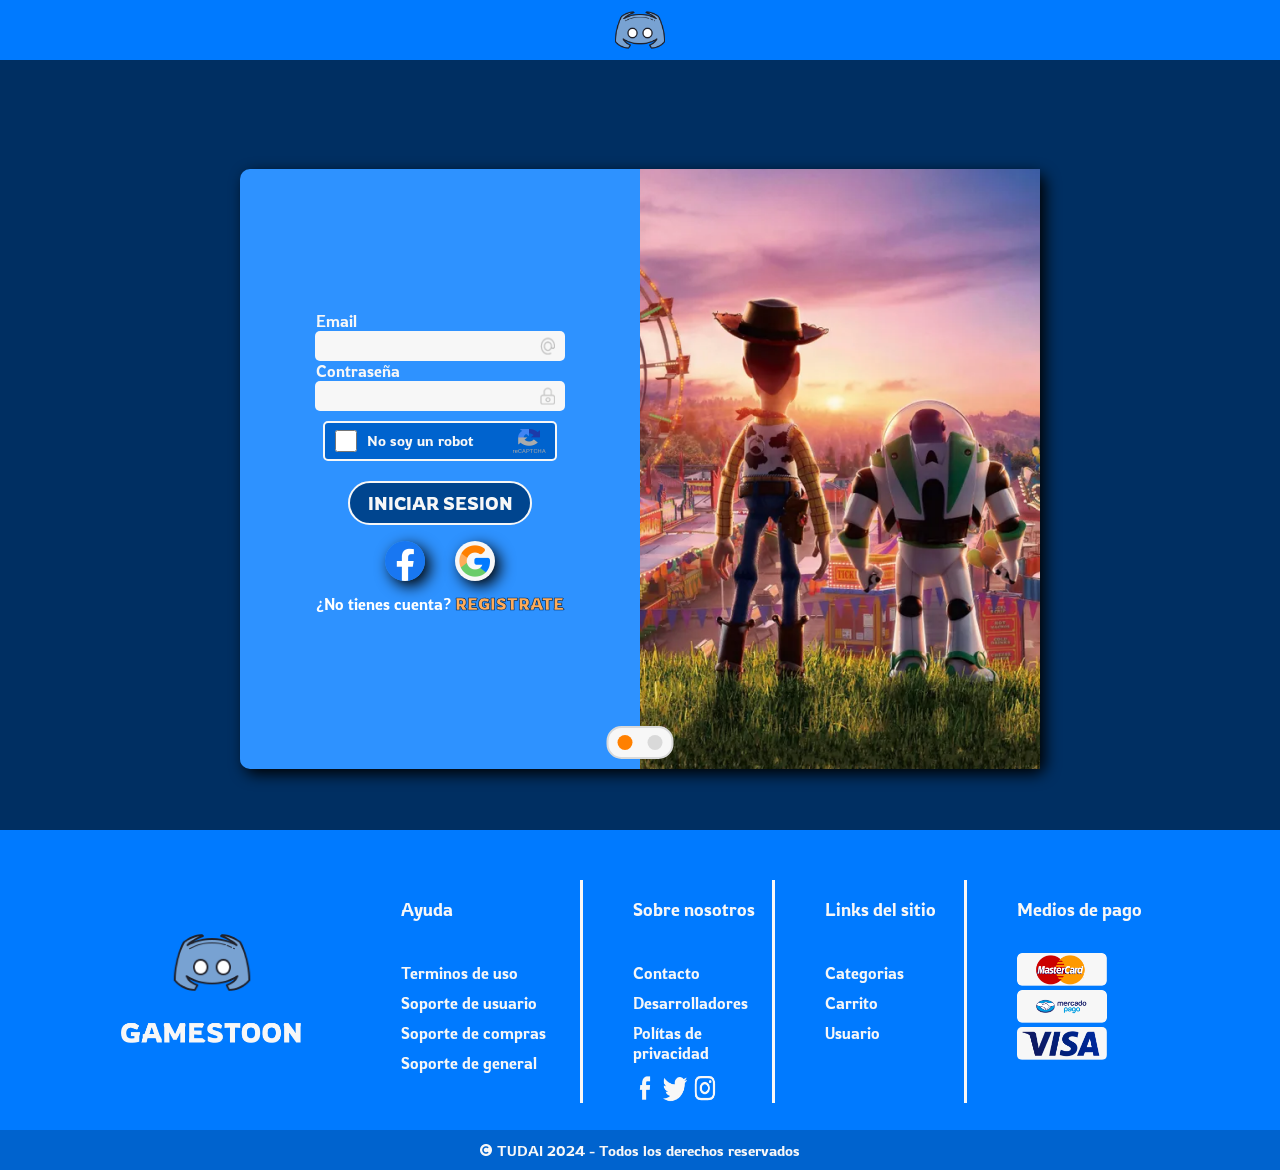
<file: Interfaces de Usuario/Tpe_Interfaces_Grupo_15-master/TP3/EntregaFinal/form.html>
<!DOCTYPE html>
<html lang="es">

<head>
    <meta charset="UTF-8">
    <meta name="viewport" content="width=device-width, initial-scale=1.0">
    <title>Gamestoon</title>
    <link rel="icon" href="img/discord-logo.ico">
    <link rel="preconnect" href="https://fonts.googleapis.com">
    <link rel="preconnect" href="https://fonts.gstatic.com" crossorigin>
    <link href="https://fonts.googleapis.com/css2?family=Rowdies:wght@300;400;700&display=swap" rel="stylesheet">
    <link rel="stylesheet" href="css/form.css">
</head>

<body>
    <div class="contenedor">    
        <header class="header">
            <div class="cabecera">
                <div class="cabecera-cen">
                    <div class="cabecera-cen-logo-xs">
                        <a href="index.html">
                            <img src="img/discord-logo.ico" alt="logo">
                        </a>
                    </div>
                </div>
            </div>
        </header>
        <main>
        <div class="form" id="formulario-completo">
            <div class="form-content">
                <div class="form-login">
                    <img src="img/form/image.png" alt="fondo-login-desvanecimiento" class="imagen-desvanecimiento-inicio ">
                    <form class="formulario" id="loginForm">
                        <label for="email" class="label-de-input">Email</label>
                        <div class="input-con-logo">
                            <input type="email"  required>
                            <img src="img/form/logo-email-input.png" alt="logo-email-input" class="input-icon">
                        </div>

                        <label for="password" class="label-de-input">Contraseña</label>
                        <div class="input-con-logo">
                            <input type="password"  required>
                            <img src="img/form/logo-contrasena-input.png" alt="logo-password-input" class="input-icon">
                        </div>

                        <div class="captcha">
                            <label class="captcha-label">
                                <input type="checkbox" class="checkbox-animado-login" required>
                                <div class="cargando" id="cargando-animacion-login"></div>
                                <!-- Elemento para la animación -->

                            </label>

                            <div class="texto-captcha">
                                No soy un robot <img src="img/form/captcha.png" alt="imagen-captcha" class="imagen-captcha">

                            </div>

                        </div>

                        <a href="index.html" id="btn-form">INICIAR SESION</a>

                        <div class="iconos-y-h2">
                            <div class="social-icons">
                                <img src="img/form/facebook.png" alt="imagen-facebook" class="imagen-facebook">
                                <img src="img/form/google.png" alt="imagen-google" class="imagen-google">
                            </div>

                            <h2> ¿No tienes cuenta? <span class="registrate" id="goToRegister">REGISTRATE</span> </h2>
                        </div>
                    </form>
                </div>

                <div class="form-register">
                    <img src="img/form/image.png" alt="fondo-login" class="imagen-form">

                    <img src="img/form/image.png" alt="fondo-login-desvanecimiento" class="imagen-desvanecimiento-registro ">


                    <form class="formulario" id="form-registro">
                        
                        <div class="info-container">
                            <p class="alerta" id="alerta-nombre"></p>
                        </div>

                        <label for="nombre" class="label-de-input">Nombre</label>
                        <input type="text" id="nombre">
                        
                        <div class="info-container">
                            <p class="alerta" id="alerta-apellido"></p>
                        </div>

                        <label for="apellido" class="label-de-input">Apellido</label>
                        <input type="text" id="apellido">


                        <label for="nickname" class="label-de-input">Nickname (opcional)</label>
                        <input type="text" id="nickname">

                        <div class="info-container">
                            <p class="alerta" id="alerta-edad"></p>
                        </div>
                        <label for="Edad" class="label-de-input">Edad</label>
                        <input type="number" id="edad">

                        <div class="info-container">
                            <p class="alerta" id="alerta-email"></p>
                        </div>
                        <label for="email" class="label-de-input">Email</label>
                        <div class="input-con-logo">
                            <input type="email" id="email">
                            <img src="img/form/logo-email-input.png" alt="logo-email-input" class="input-icon">
                        </div>


                        <div class="info-container">
                            <p class="alerta" id="alerta-password"></p>
                        </div>
                        <label for="contraseña" class="label-de-input">Contraseña</label>
                        <div class="input-con-logo">
                            <input type="password" id="password">
                            <img src="img/form/logo-contrasena-input.png" alt="logo-password-input" class="input-icon">
                        </div>


                        <div class="info-container">
                            <p class="alerta" id="alerta-confirmar-password"></p>
                        </div>
                        <label for="confirmar Contraseña" class="label-de-input">Confirmar Contraseña</label>
                        <div class="input-con-logo">
                            <input type="password" id="confirmar-password">
                            <img src="img/form/logo-contrasena-input.png" alt="logo-password-input" class="input-icon">
                        </div>
                        <div class="info-container">
                            <p class="alerta" id="alerta-captcha-registro"></p>
                        </div>
                            <div class="captcha">

                                <label class="captcha-label">
                                    <input type="checkbox" class="checkbox-animado-registro" id="checkbox-captcha-registro" required>
                                    <div class="cargando" id="cargando-animacion-registro"></div>
                                    <!-- Elemento para la animación -->

                                </label>

                                <div class="texto-captcha">
                                    No soy un robot <img src="img/form/captcha.png" alt="imagen-captcha" class="imagen-captcha">

                                </div>

                            </div>

                            <button type="button" id="btn-registrar">REGISTRAR</button>

                            <div class="info-container">
                                <p class="alerta-envio" id="alerta"> </p>
                                </div>

                            <div class="social-icons">
                                <img src="img/form/facebook.png" alt="imagen-facebook" class="imagen-facebook">
                                <img src="img/form/google.png" alt="imagen-google" class="imagen-google">
                            </div>

                            <h2> ¿Ya tienes cuenta? <span class="iniciar-sesion" id="goToLogin">INICIAR SESION</span> </h2>
                    </form>

                    <div class="comprobacion-formulario">
                        <div class="circulo-izquierda" id="circulo-izquierda"></div>
                        <div class="circulo-derecha" id="circulo-derecha"></div>
                    </div>

                </div>
            </div>
        </div>
        </main>
        
        <div id="popup-confirmacion" class="popup-confirmacion oculto">
            <div class="popup-contenido">
                <p>¡Formulario enviado correctamente!</p>
            </div>
        </div>
        
        <footer class="footer">  
            <div class="footer-superior">
                <div class="footer-superior-logo">
                    <img src="img/discord-footer.png" alt="">
                </div>
                <div class="footer-superior-grid">
                    <div class="footer-superior-ayuda">
                        <h3 class="footer">Ayuda</h3>
                        <a href="#">Terminos de uso</a>
                        <a href="#">Soporte de usuario</a>
                        <a href="#">Soporte de compras</a>
                        <a href="#">Soporte de general</a>
                    </div>
                    <div class="footer-superior-sobrenosotros">
                        <h3 class="footer">Sobre nosotros</h3>
                        <a href="#">Contacto</a>
                        <a href="#">Desarrolladores</a>
                        <a href="#">Polítas de privacidad</a>
                        <div class="footer-superior-sobrenosotros-redessociales">
                            <a href="#"><img src="img/iconos/facebook-footer.png" alt=""></a>
                            <a href="#"><img src="img/iconos/twitter-footer.png" alt=""></a>
                            <a href="#"><img src="img/iconos/instagram-footer.png" alt=""></a>
                        </div>
                    </div>
                    <div class="footer-superior-linksdelsitio">
                            <h3 class="footer">Links del sitio</h3>
                            <a href="#">Categorias</a>
                            <a href="#">Carrito</a>
                            <a href="#">Usuario</a>
                    </div>
                    <div class="footer-superior-mediosdepago">
                        <h3 class="footer">Medios de pago</h3>
                        <img src="img/iconos/mastercard.png" alt="">
                        <img src="img/iconos/mercadopago.png" alt="">
                        <img src="img/iconos/visa.png" alt="">
                    </div>
                </div>
            </div>
            <div class="footer-inferior">
                <img src="img/footer/copy.png" alt="">
                <span>TUDAI 2024 - Todos los derechos reservados</span>
            </div>
        </footer>
    </div>
    <script src="js/form.js"></script>
</body>

</html>
</file>
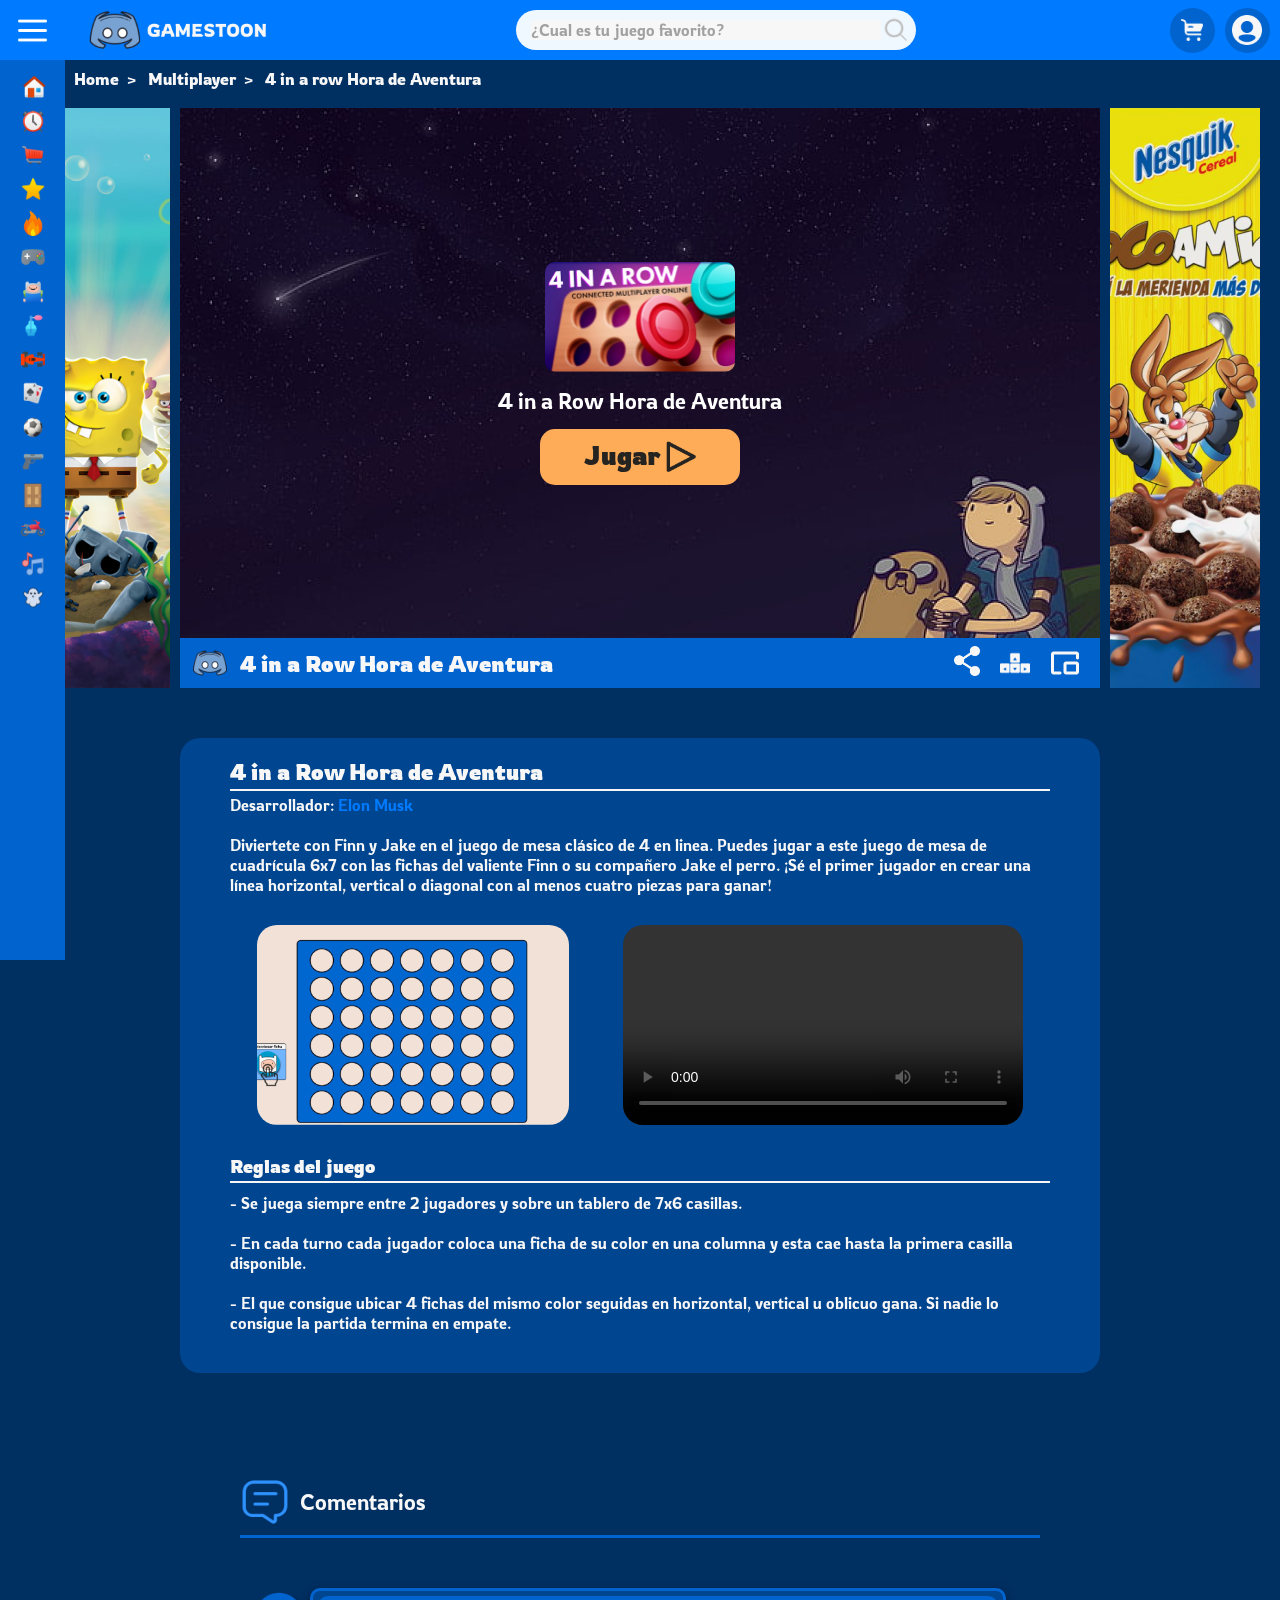
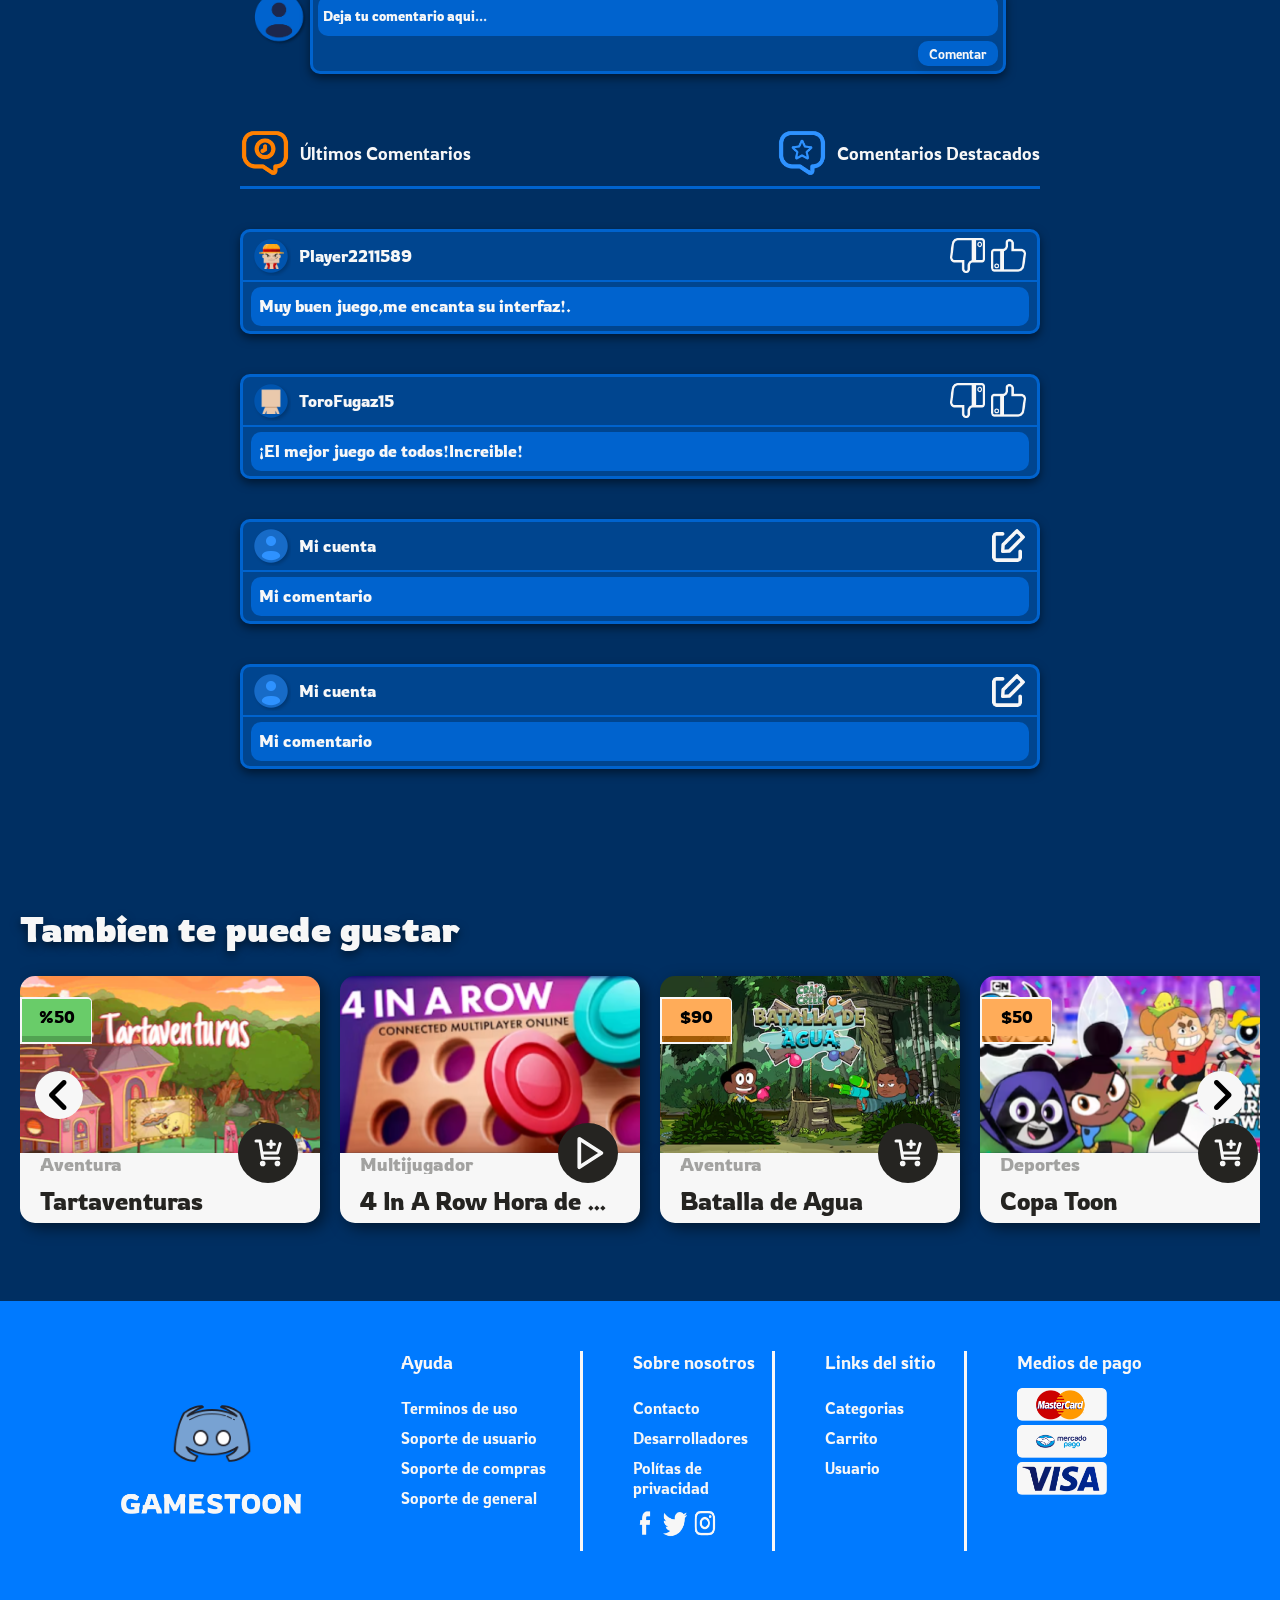
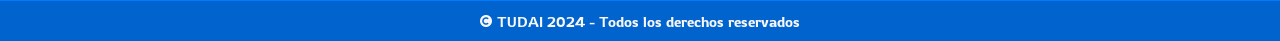
<file: Interfaces de Usuario/Tpe_Interfaces_Grupo_15-master/TP3/EntregaFinal/game.html>
<!DOCTYPE html>
<html lang="en">

<head>
    <meta charset="UTF-8">
    <meta http-equiv="X-UA-Compatible" content="IE=edge">
    <meta name="viewport" content="width=device-width, initial-scale=1.0">
    <title>Gamestoon</title>
    <link rel="icon" href="img/discord-logo.ico">
    <link rel="stylesheet" href="css/card.css">
    <link rel="stylesheet" href="css/game.css">
    <link rel="stylesheet" href="css/4inarow.css">
    <link rel="stylesheet" href="css/style.css">
    <link href="https://fonts.googleapis.com/css2?family=Rowdies:wght@300;400;700&display=swap" rel="stylesheet">
    <link rel="stylesheet" href="https://cdnjs.cloudflare.com/ajax/libs/font-awesome/6.6.0/css/all.min.css" integrity="sha512-Kc323vGBEqzTmouAECnVceyQqyqdsSiqLQISBL29aUW4U/M7pSPA/gEUZQqv1cwx4OnYxTxve5UMg5GT6L4JJg==" crossorigin="anonymous" referrerpolicy="no-referrer" />
</head>
<body>
    <header class="header">
        <div class="cabecera">
            <div class="cabecera-izq">
                <div class="cabecera-izq-menu-hamburguesa" id="">
                    <img src="img/iconos/menu-hamburguesa.png" alt="menu-hamburguesa" id="menu-hamburguesa">
                </div>
                <div  class="cabecera-izq-logo" id="">
                    <a href="#">
                        <img class="logo-img" src="img/discord-logo-grande.png" alt="logo">
                    </a>
                </div>
            </div>
            <div class="cabecera-cen">
                <div class="cabecera-cen-barradebusqueda">
                        <input id="cabecera-barradebusqueda-input" type="text" placeholder="¿Cual es tu juego favorito?">
                        <img id="cabecera-barradebusqueda-lupa" src="img/iconos/lupa.png" alt="lupa">
                </div>
                <div class="cabecera-cen-logo-xs">
                    <img src="img/discord-logo.ico" alt="logo">
                </div>
            </div>
            <div class="cabecera-der">
                <a href="#" class="cabecera-der-btn-carrito" id="pop-over-carrito">
                    <img src="img/iconos/carrito.png" alt="img-carrito">
                </a>
                <a href="#" class="cabecera-der-btn-usuario" id="pop-over-usuario">
                    <img src="img/iconos/usuario.png" alt="img-usuario">
                </a>
            </div>

        </div>
        <nav class="menu-desplegable">
            <ul>
                <li class="menu-desplegable-barradebusqueda">
                    <input type="text" placeholder="Buscar...">
                    <img src="img/iconos/lupa.png" alt="lupa">
                </li>
                <li class="menu-desplegable-item">
                    <a href="#">
                        <img src="img/iconos/inicio.png" alt="">
                        <span>Inicio</span>
                    </a>
                </li>
                <li class="menu-desplegable-item">
                    <a href="#">
                        <img src="img/iconos/recientes.png" alt="">
                        <span>Recientes</span>
                    </a>
                </li>
                <li class="menu-desplegable-item">
                    <a href="#">
                        <img src="img/iconos/cart.png" alt="">
                        <span>Mi carrito</span>
                    </a>
                </li>
                <li class="menu-desplegable-item">
                    <a href="#">
                        <img src="img/iconos/nuevos.png" alt="">
                        <span>Nuevos</span>
                    </a>
                </li>
                <li class="menu-desplegable-item">
                    <a href="#">
                        <img src="img/iconos/tendencia.png" alt="">
                        <span>Tendencia</span>
                    </a>
                </li>
                <li class="menu-desplegable-item">
                    <a href="#">
                        <img src="img/iconos/gratis.png" alt="">
                        <span>Gratis</span>
                    </a>
                </li>
                <li class="menu-desplegable-item">
                    <a href="#">
                        <img src="img/iconos/aventura.png" alt="">
                        <span>Aventura</span>
                    </a>
                </li>
                <li class="menu-desplegable-item">
                    <a href="#">
                        <img src="img/iconos/belleza.png" alt="">
                        <span>Belleza</span>
                    </a>
                </li>
                <li class="menu-desplegable-item">
                    <a href="#">
                        <img src="img/iconos/carreras.png" alt="">
                        <span>Carreras</span>
                    </a>
                </li>
                <li class="menu-desplegable-item">
                    <a href="#">
                        <img src="img/iconos/cartas.png" alt="">
                        <span>Cartas</span>
                    </a>
                </li>
                <li class="menu-desplegable-item">
                    <a href="#">
                        <img src="img/iconos/deportes.png" alt="">
                        <span>Deportes</span>
                    </a>
                </li>
                <li class="menu-desplegable-item">
                    <a href="#">
                        <img src="img/iconos/disparos.png" alt="">
                        <span>Disparos</span>
                    </a>
                </li>
                <li class="menu-desplegable-item">
                    <a href="#">
                        <img src="img/iconos/escape.png" alt="">
                        <span>Escape</span>
                    </a>
                </li>
                <li class="menu-desplegable-item">
                    <a href="#">
                        <img src="img/iconos/motos.png" alt="">
                        <span>Motos</span>
                    </a>
                </li>
                <li class="menu-desplegable-item">
                    <a href="#">
                        <img src="img/iconos/musicales.png" alt="">
                        <span>Musicales</span>
                    </a>
                </li>
                <li class="menu-desplegable-item">
                    <a href="#">
                        <img src="img/iconos/terror.png" alt="">
                        <span>Terror</span>
                    </a>
                </li>
            </ul>
        </nav>
        <div class="carrito-compras-bloque ocultar">
            <div class="bloque-superior">
                <p>¡Gran Elección!</p>
                <svg id="ico-cerrar-carrito" width="11" height="11" viewBox="0 0 11 11" fill="none" xmlns="http://www.w3.org/2000/svg">
                    <path d="M10.8991 8.83679L7.56229 5.5L10.8991 2.16321C10.963 2.09849 10.9989 2.01118 10.9989 1.92021C10.9989 1.82923 10.963 1.74192 10.8991 1.6772L9.3228 0.100921C9.29093 0.0689328 9.25306 0.0435517 9.21136 0.0262333C9.16966 0.00891489 9.12495 0 9.07979 0C9.03464 0 8.98993 0.00891489 8.94823 0.0262333C8.90653 0.0435517 8.86866 0.0689328 8.83679 0.100921L5.5 3.43771L2.16321 0.100921C2.09876 0.0364841 2.01135 0.000285572 1.92021 0.000285572C1.82906 0.000285572 1.74165 0.0364841 1.6772 0.100921L0.100921 1.6772C0.0689328 1.70907 0.0435517 1.74694 0.0262333 1.78864C0.00891489 1.83034 0 1.87505 0 1.92021C0 1.96536 0.00891489 2.01007 0.0262333 2.05177C0.0435517 2.09347 0.0689328 2.13134 0.100921 2.16321L3.43771 5.5L0.100921 8.83679C0.0364841 8.90124 0.000285572 8.98865 0.000285572 9.07979C0.000285572 9.17094 0.0364841 9.25834 0.100921 9.3228L1.6772 10.8991C1.70907 10.9311 1.74694 10.9564 1.78864 10.9738C1.83034 10.9911 1.87505 11 1.92021 11C1.96536 11 2.01007 10.9911 2.05177 10.9738C2.09347 10.9564 2.13134 10.9311 2.16321 10.8991L5.5 7.56229L8.83679 10.8991C8.90124 10.9635 8.98865 10.9997 9.07979 10.9997C9.17094 10.9997 9.25834 10.9635 9.3228 10.8991L10.8991 9.3228C10.9311 9.29093 10.9564 9.25306 10.9738 9.21136C10.9911 9.16966 11 9.12495 11 9.07979C11 9.03464 10.9911 8.98993 10.9738 8.94823C10.9564 8.90653 10.9311 8.86866 10.8991 8.83679Z" fill="#252421" fill-opacity="0.5"/>
                </svg>
            </div>
            <div class="elem">
                <div class="imagen-elem">
                    <img src="img/carrito/pokemon.png" alt="" srcset="">
                </div>
                <span class="nombre-elem">Pokemón</span>
                <svg id="input-incrementer" width="105" height="30" viewBox="0 0 105 30" fill="none" xmlns="http://www.w3.org/2000/svg">
                    <rect x="30.5" y="0.5" width="44" height="29" stroke="#D9D9D9"/>
                    <path d="M0.5 10C0.5 4.75329 4.75329 0.5 10 0.5H29.5V29.5H10C4.75329 29.5 0.5 25.2467 0.5 20V10Z" fill="#F7F7F7" stroke="#D9D9D9"/>
                    <path d="M20 14V16H10V14H20Z" fill="black"/>
                    <path d="M75.5 0.5H95C100.247 0.5 104.5 4.75329 104.5 10V20C104.5 25.2467 100.247 29.5 95 29.5H75.5V0.5Z" fill="#F7F7F7" stroke="#D9D9D9"/>
                    <path d="M89.1515 20V10H90.8485V20H89.1515ZM85 15.8485V14.1515H95V15.8485H85Z" fill="black"/>
                    <path d="M51.1 21V13.454H49.42V11.928L53.116 11.088L53.256 11.928L53.116 13.328V21H51.1Z" fill="#252421"/>
                </svg>
                <span class="precio-elem">$200,00 USD</span>
                <svg id="ico-tacho" width="15" height="15" viewBox="0 0 15 15" fill="none" xmlns="http://www.w3.org/2000/svg">
                    <g clip-path="url(#clip0_394_2160)">
                    <path d="M12.2036 2.05703L9.91696 2.05804L9.91607 0L5.08137 0.00201775L5.08225 2.06006L2.79541 2.06107L2.79617 3.98447H7.50026H12.2044L12.2036 2.05703ZM6.06169 0.981665L8.93636 0.980412L8.93688 2.05844L6.06221 2.05969L6.06169 0.981665Z" fill="#252421"/>
                    <path d="M2.79614 15H12.2043V4.47449H2.79614V15ZM9.70528 5.91177H10.1953V13.5627H9.70528V5.91177ZM7.25524 5.91177H7.74525V13.5627H7.25524V5.91177ZM4.80518 5.91177H5.29518V13.5627H4.80518V5.91177Z" fill="#252421"/>
                    <mask id="path-3-inside-1_394_2160" fill="white">
                    <path d="M2.79639 15H12.2046V4.47446H2.79639V15ZM9.70552 5.91174H10.1955V13.5626H9.70552V5.91174ZM7.25549 5.91174H7.74549V13.5626H7.25549V5.91174ZM4.80542 5.91174H5.29543V13.5626H4.80542V5.91174Z"/>
                    <path d="M22.6876 141.963H32.0958V131.437H22.6876V141.963ZM29.5968 132.875H30.0868V140.526H29.5968V132.875ZM27.1467 132.875H27.6367V140.526H27.1467V132.875ZM24.6966 132.875H25.1867V140.526H24.6966V132.875Z"/>
                    </mask>
                    <path d="M2.79639 15H12.2046V4.47446H2.79639V15ZM9.70552 5.91174H10.1955V13.5626H9.70552V5.91174ZM7.25549 5.91174H7.74549V13.5626H7.25549V5.91174ZM4.80542 5.91174H5.29543V13.5626H4.80542V5.91174Z" fill="#FCE202"/>
                    <path d="M22.6876 141.963H32.0958V131.437H22.6876V141.963ZM29.5968 132.875H30.0868V140.526H29.5968V132.875ZM27.1467 132.875H27.6367V140.526H27.1467V132.875ZM24.6966 132.875H25.1867V140.526H24.6966V132.875Z" fill="#FCE202"/>
                    <path d="M2.79639 15H-0.203613V18H2.79639V15ZM12.2046 15V18H15.2046V15H12.2046ZM12.2046 4.47446H15.2046V1.47446H12.2046V4.47446ZM2.79639 4.47446V1.47446H-0.203613V4.47446H2.79639ZM9.70552 5.91174V2.91174H6.70552V5.91174H9.70552ZM10.1955 5.91174H13.1955V2.91174H10.1955V5.91174ZM10.1955 13.5626V16.5626H13.1955V13.5626H10.1955ZM9.70552 13.5626H6.70552V16.5626H9.70552V13.5626ZM7.25549 5.91174V2.91174H4.25549V5.91174H7.25549ZM7.74549 5.91174H10.7455V2.91174H7.74549V5.91174ZM7.74549 13.5626V16.5626H10.7455V13.5626H7.74549ZM7.25549 13.5626H4.25549V16.5626H7.25549V13.5626ZM4.80542 5.91174V2.91174H1.80542V5.91174H4.80542ZM5.29543 5.91174H8.29543V2.91174H5.29543V5.91174ZM5.29543 13.5626V16.5626H8.29543V13.5626H5.29543ZM4.80542 13.5626H1.80542V16.5626H4.80542V13.5626ZM22.6876 141.963H19.6876V144.963H22.6876V141.963ZM32.0958 141.963V144.963H35.0958V141.963H32.0958ZM32.0958 131.437H35.0958V128.437H32.0958V131.437ZM22.6876 131.437V128.437H19.6876V131.437H22.6876ZM29.5968 132.875V129.875H26.5968V132.875H29.5968ZM30.0868 132.875H33.0868V129.875H30.0868V132.875ZM30.0868 140.526V143.526H33.0868V140.526H30.0868ZM29.5968 140.526H26.5968V143.526H29.5968V140.526ZM27.1467 132.875V129.875H24.1467V132.875H27.1467ZM27.6367 132.875H30.6367V129.875H27.6367V132.875ZM27.6367 140.526V143.526H30.6367V140.526H27.6367ZM27.1467 140.526H24.1467V143.526H27.1467V140.526ZM24.6966 132.875V129.875H21.6966V132.875H24.6966ZM25.1867 132.875H28.1867V129.875H25.1867V132.875ZM25.1867 140.526V143.526H28.1867V140.526H25.1867ZM24.6966 140.526H21.6966V143.526H24.6966V140.526ZM2.79639 18H12.2046V12H2.79639V18ZM15.2046 15V4.47446H9.20457V15H15.2046ZM12.2046 1.47446H2.79639V7.47446H12.2046V1.47446ZM-0.203613 4.47446V15H5.79639V4.47446H-0.203613ZM9.70552 8.91174H10.1955V2.91174H9.70552V8.91174ZM7.19553 5.91174V13.5626H13.1955V5.91174H7.19553ZM10.1955 10.5626H9.70552V16.5626H10.1955V10.5626ZM12.7055 13.5626V5.91174H6.70552V13.5626H12.7055ZM7.25549 8.91174H7.74549V2.91174H7.25549V8.91174ZM4.7455 5.91174V13.5626H10.7455V5.91174H4.7455ZM7.74549 10.5626H7.25549V16.5626H7.74549V10.5626ZM10.2555 13.5626V5.91174H4.25549V13.5626H10.2555ZM4.80542 8.91174H5.29543V2.91174H4.80542V8.91174ZM2.29543 5.91174V13.5626H8.29543V5.91174H2.29543ZM5.29543 10.5626H4.80542V16.5626H5.29543V10.5626ZM7.80542 13.5626V5.91174H1.80542V13.5626H7.80542ZM22.6876 144.963H32.0958V138.963H22.6876V144.963ZM35.0958 141.963V131.437H29.0958V141.963H35.0958ZM32.0958 128.437H22.6876V134.437H32.0958V128.437ZM19.6876 131.437V141.963H25.6876V131.437H19.6876ZM29.5968 135.875H30.0868V129.875H29.5968V135.875ZM27.0868 132.875V140.526H33.0868V132.875H27.0868ZM30.0868 137.526H29.5968V143.526H30.0868V137.526ZM32.5968 140.526V132.875H26.5968V140.526H32.5968ZM27.1467 135.875H27.6367V129.875H27.1467V135.875ZM24.6367 132.875V140.526H30.6367V132.875H24.6367ZM27.6367 137.526H27.1467V143.526H27.6367V137.526ZM30.1467 140.526V132.875H24.1467V140.526H30.1467ZM24.6966 135.875H25.1867V129.875H24.6966V135.875ZM22.1867 132.875V140.526H28.1867V132.875H22.1867ZM25.1867 137.526H24.6966V143.526H25.1867V137.526ZM27.6966 140.526V132.875H21.6966V140.526H27.6966Z" fill="#252421" mask="url(#path-3-inside-1_394_2160)"/>
                    </g>
                    <defs>
                    <clipPath id="clip0_394_2160">
                    <rect width="15" height="15" fill="white"/>
                    </clipPath>
                    </defs>
                </svg>   
                <svg id="barra-separadora" width="440" height="1" viewBox="0 0 440 1" fill="none" xmlns="http://www.w3.org/2000/svg">
                    <rect width="440" height="1" transform="matrix(1 0 0 -1 0 1)" fill="#D9D9D9"/>
                </svg>
            </div>
            <div class="elem">
                <div class="imagen-elem">
                    <img src="img/carrito/aventuras-isleñas.png" alt="" srcset="">
                </div>
                <span class="nombre-elem">Aventuras Isleñas</span>
                <svg id="input-incrementer" width="105" height="30" viewBox="0 0 105 30" fill="none" xmlns="http://www.w3.org/2000/svg">
                    <rect x="30.5" y="0.5" width="44" height="29" stroke="#D9D9D9"/>
                    <path d="M0.5 10C0.5 4.75329 4.75329 0.5 10 0.5H29.5V29.5H10C4.75329 29.5 0.5 25.2467 0.5 20V10Z" fill="#F7F7F7" stroke="#D9D9D9"/>
                    <path d="M20 14V16H10V14H20Z" fill="black"/>
                    <path d="M75.5 0.5H95C100.247 0.5 104.5 4.75329 104.5 10V20C104.5 25.2467 100.247 29.5 95 29.5H75.5V0.5Z" fill="#F7F7F7" stroke="#D9D9D9"/>
                    <path d="M89.1515 20V10H90.8485V20H89.1515ZM85 15.8485V14.1515H95V15.8485H85Z" fill="black"/>
                    <path d="M51.1 21V13.454H49.42V11.928L53.116 11.088L53.256 11.928L53.116 13.328V21H51.1Z" fill="#252421"/>
                </svg>
                <span class="precio-elem">$200,00 USD</span>
                <svg id="ico-tacho" width="15" height="15" viewBox="0 0 15 15" fill="none" xmlns="http://www.w3.org/2000/svg">
                    <g clip-path="url(#clip0_394_2160)">
                    <path d="M12.2036 2.05703L9.91696 2.05804L9.91607 0L5.08137 0.00201775L5.08225 2.06006L2.79541 2.06107L2.79617 3.98447H7.50026H12.2044L12.2036 2.05703ZM6.06169 0.981665L8.93636 0.980412L8.93688 2.05844L6.06221 2.05969L6.06169 0.981665Z" fill="#252421"/>
                    <path d="M2.79614 15H12.2043V4.47449H2.79614V15ZM9.70528 5.91177H10.1953V13.5627H9.70528V5.91177ZM7.25524 5.91177H7.74525V13.5627H7.25524V5.91177ZM4.80518 5.91177H5.29518V13.5627H4.80518V5.91177Z" fill="#252421"/>
                    <mask id="path-3-inside-1_394_2160" fill="white">
                    <path d="M2.79639 15H12.2046V4.47446H2.79639V15ZM9.70552 5.91174H10.1955V13.5626H9.70552V5.91174ZM7.25549 5.91174H7.74549V13.5626H7.25549V5.91174ZM4.80542 5.91174H5.29543V13.5626H4.80542V5.91174Z"/>
                    <path d="M22.6876 141.963H32.0958V131.437H22.6876V141.963ZM29.5968 132.875H30.0868V140.526H29.5968V132.875ZM27.1467 132.875H27.6367V140.526H27.1467V132.875ZM24.6966 132.875H25.1867V140.526H24.6966V132.875Z"/>
                    </mask>
                    <path d="M2.79639 15H12.2046V4.47446H2.79639V15ZM9.70552 5.91174H10.1955V13.5626H9.70552V5.91174ZM7.25549 5.91174H7.74549V13.5626H7.25549V5.91174ZM4.80542 5.91174H5.29543V13.5626H4.80542V5.91174Z" fill="#FCE202"/>
                    <path d="M22.6876 141.963H32.0958V131.437H22.6876V141.963ZM29.5968 132.875H30.0868V140.526H29.5968V132.875ZM27.1467 132.875H27.6367V140.526H27.1467V132.875ZM24.6966 132.875H25.1867V140.526H24.6966V132.875Z" fill="#FCE202"/>
                    <path d="M2.79639 15H-0.203613V18H2.79639V15ZM12.2046 15V18H15.2046V15H12.2046ZM12.2046 4.47446H15.2046V1.47446H12.2046V4.47446ZM2.79639 4.47446V1.47446H-0.203613V4.47446H2.79639ZM9.70552 5.91174V2.91174H6.70552V5.91174H9.70552ZM10.1955 5.91174H13.1955V2.91174H10.1955V5.91174ZM10.1955 13.5626V16.5626H13.1955V13.5626H10.1955ZM9.70552 13.5626H6.70552V16.5626H9.70552V13.5626ZM7.25549 5.91174V2.91174H4.25549V5.91174H7.25549ZM7.74549 5.91174H10.7455V2.91174H7.74549V5.91174ZM7.74549 13.5626V16.5626H10.7455V13.5626H7.74549ZM7.25549 13.5626H4.25549V16.5626H7.25549V13.5626ZM4.80542 5.91174V2.91174H1.80542V5.91174H4.80542ZM5.29543 5.91174H8.29543V2.91174H5.29543V5.91174ZM5.29543 13.5626V16.5626H8.29543V13.5626H5.29543ZM4.80542 13.5626H1.80542V16.5626H4.80542V13.5626ZM22.6876 141.963H19.6876V144.963H22.6876V141.963ZM32.0958 141.963V144.963H35.0958V141.963H32.0958ZM32.0958 131.437H35.0958V128.437H32.0958V131.437ZM22.6876 131.437V128.437H19.6876V131.437H22.6876ZM29.5968 132.875V129.875H26.5968V132.875H29.5968ZM30.0868 132.875H33.0868V129.875H30.0868V132.875ZM30.0868 140.526V143.526H33.0868V140.526H30.0868ZM29.5968 140.526H26.5968V143.526H29.5968V140.526ZM27.1467 132.875V129.875H24.1467V132.875H27.1467ZM27.6367 132.875H30.6367V129.875H27.6367V132.875ZM27.6367 140.526V143.526H30.6367V140.526H27.6367ZM27.1467 140.526H24.1467V143.526H27.1467V140.526ZM24.6966 132.875V129.875H21.6966V132.875H24.6966ZM25.1867 132.875H28.1867V129.875H25.1867V132.875ZM25.1867 140.526V143.526H28.1867V140.526H25.1867ZM24.6966 140.526H21.6966V143.526H24.6966V140.526ZM2.79639 18H12.2046V12H2.79639V18ZM15.2046 15V4.47446H9.20457V15H15.2046ZM12.2046 1.47446H2.79639V7.47446H12.2046V1.47446ZM-0.203613 4.47446V15H5.79639V4.47446H-0.203613ZM9.70552 8.91174H10.1955V2.91174H9.70552V8.91174ZM7.19553 5.91174V13.5626H13.1955V5.91174H7.19553ZM10.1955 10.5626H9.70552V16.5626H10.1955V10.5626ZM12.7055 13.5626V5.91174H6.70552V13.5626H12.7055ZM7.25549 8.91174H7.74549V2.91174H7.25549V8.91174ZM4.7455 5.91174V13.5626H10.7455V5.91174H4.7455ZM7.74549 10.5626H7.25549V16.5626H7.74549V10.5626ZM10.2555 13.5626V5.91174H4.25549V13.5626H10.2555ZM4.80542 8.91174H5.29543V2.91174H4.80542V8.91174ZM2.29543 5.91174V13.5626H8.29543V5.91174H2.29543ZM5.29543 10.5626H4.80542V16.5626H5.29543V10.5626ZM7.80542 13.5626V5.91174H1.80542V13.5626H7.80542ZM22.6876 144.963H32.0958V138.963H22.6876V144.963ZM35.0958 141.963V131.437H29.0958V141.963H35.0958ZM32.0958 128.437H22.6876V134.437H32.0958V128.437ZM19.6876 131.437V141.963H25.6876V131.437H19.6876ZM29.5968 135.875H30.0868V129.875H29.5968V135.875ZM27.0868 132.875V140.526H33.0868V132.875H27.0868ZM30.0868 137.526H29.5968V143.526H30.0868V137.526ZM32.5968 140.526V132.875H26.5968V140.526H32.5968ZM27.1467 135.875H27.6367V129.875H27.1467V135.875ZM24.6367 132.875V140.526H30.6367V132.875H24.6367ZM27.6367 137.526H27.1467V143.526H27.6367V137.526ZM30.1467 140.526V132.875H24.1467V140.526H30.1467ZM24.6966 135.875H25.1867V129.875H24.6966V135.875ZM22.1867 132.875V140.526H28.1867V132.875H22.1867ZM25.1867 137.526H24.6966V143.526H25.1867V137.526ZM27.6966 140.526V132.875H21.6966V140.526H27.6966Z" fill="#252421" mask="url(#path-3-inside-1_394_2160)"/>
                    </g>
                    <defs>
                    <clipPath id="clip0_394_2160">
                    <rect width="15" height="15" fill="white"/>
                    </clipPath>
                    </defs>
                </svg>   
                <svg id="barra-separadora" width="440" height="1" viewBox="0 0 440 1" fill="none" xmlns="http://www.w3.org/2000/svg">
                    <rect width="440" height="1" transform="matrix(1 0 0 -1 0 1)" fill="#D9D9D9"/>
                </svg>
            </div>
            <div class="bloque-inferior">
                <span class="subtotal">Subtotal:</span>
                <span class="descuento">Descuento:</span>
                <span class="total">Total:</span>
                <span class="subtotal-valor">$400,00 USD</span>
                <span class="descuento-valor">$0,00 USD</span>
                <span class="total-valor">$400,00 USD</span>
                
                <div class="boton-pagar">
                    <div class="boton-wrapper">
                    <div class="text">Pagar</div>
                    <span class="icon">
                        <svg viewBox="0 0 16 16" class="bi bi-cart2" fill="currentColor" height="16" width="16" xmlns="http://www.w3.org/2000/svg">
                        <path d="M0 2.5A.5.5 0 0 1 .5 2H2a.5.5 0 0 1 .485.379L2.89 4H14.5a.5.5 0 0 1 .485.621l-1.5 6A.5.5 0 0 1 13 11H4a.5.5 0 0 1-.485-.379L1.61 3H.5a.5.5 0 0 1-.5-.5zM3.14 5l1.25 5h8.22l1.25-5H3.14zM5 13a1 1 0 1 0 0 2 1 1 0 0 0 0-2zm-2 1a2 2 0 1 1 4 0 2 2 0 0 1-4 0zm9-1a1 1 0 1 0 0 2 1 1 0 0 0 0-2zm-2 1a2 2 0 1 1 4 0 2 2 0 0 1-4 0z"></path>
                        </svg>
                    </span>
                    </div>
                </div>
                <div class="boton-seguir-comprando">Seguir comprando</div>
                <span class="texto-inferior" >Compras Protegidas Por Alumnos de TUDAI</span>
            </div>
        </div>
        <div class="panel-usuario-bloque ocultar">
            <div class="mi-cuenta">
                <svg id="ico-mi-cuenta" width="22" height="22" viewBox="0 0 22 22" fill="none" xmlns="http://www.w3.org/2000/svg">
                    <path fill-rule="evenodd" clip-rule="evenodd" d="M0 11C0 4.92486 4.92486 0 11 0C17.0751 0 22 4.92486 22 11C22 17.0751 17.0751 22 11 22C4.92486 22 0 17.0751 0 11ZM10.9999 4.4C8.56985 4.4 6.5999 6.36995 6.5999 8.8C6.5999 11.23 8.56985 13.2 10.9999 13.2C13.4299 13.2 15.3999 11.23 15.3999 8.8C15.3999 6.36995 13.4299 4.4 10.9999 4.4ZM16.6227 15.3971C17.4562 15.9339 17.4155 17.104 16.6564 17.7417C15.1269 19.0263 13.1539 19.8 11.0001 19.8C8.86061 19.8 6.89936 19.0365 5.37412 17.767C4.60824 17.1295 4.56766 15.9535 5.40486 15.4132C5.66548 15.245 5.94931 15.0976 6.25734 14.9707C7.49668 14.4597 9.07962 14.3 11 14.3C12.9301 14.3 14.522 14.4495 15.7645 14.9549C16.075 15.0812 16.3607 15.2285 16.6227 15.3971Z" fill="#F7F7F7"/>
                </svg>
                <span>MI CUENTA</span>
            </div>
            <div class="ajustes">
                <svg id="ico-ajustes" width="22" height="22" viewBox="0 0 22 22" fill="none" xmlns="http://www.w3.org/2000/svg">
                    <path fill-rule="evenodd" clip-rule="evenodd" d="M10.9477 15.662C13.5513 15.662 15.662 13.5513 15.662 10.9477C15.662 8.34406 13.5513 6.2334 10.9477 6.2334C8.34406 6.2334 6.2334 8.34406 6.2334 10.9477C6.2334 13.5513 8.34406 15.662 10.9477 15.662ZM14.0906 10.9477C14.0906 12.6834 12.6834 14.0906 10.9477 14.0906C9.21196 14.0906 7.80483 12.6834 7.80483 10.9477C7.80483 9.21196 9.21196 7.80483 10.9477 7.80483C12.6834 7.80483 14.0906 9.21196 14.0906 10.9477Z" fill="#F7F7F7"/>
                    <path fill-rule="evenodd" clip-rule="evenodd" d="M0 10.214V11.7854C0 13.0019 0.921338 14.003 2.10421 14.1292C2.20462 14.4146 2.31835 14.6937 2.44462 14.9657C1.66952 15.8918 1.71707 17.2732 2.58729 18.1434L3.69846 19.2545C4.54887 20.1049 5.88738 20.1697 6.81215 19.4489C7.15345 19.6184 7.50658 19.7678 7.86995 19.8957C7.99612 21.0786 8.9973 22 10.2137 22H11.7852C13.0013 22 14.0023 21.0791 14.1288 19.8965C14.459 19.7803 14.7808 19.6465 15.0929 19.4959C16.0147 20.1664 17.3128 20.086 18.1442 19.2545L19.2554 18.1434C20.0868 17.3119 20.1673 16.0139 19.4967 15.0921C19.6471 14.7803 19.7809 14.459 19.8969 14.129C21.0793 14.0023 22 13.0014 22 11.7854V10.214C22 8.998 21.0793 7.99715 19.8969 7.87043C19.769 7.50651 19.6194 7.15293 19.4496 6.81124C20.1699 5.88647 20.105 4.54839 19.2548 3.6982L18.1436 2.58704C17.2736 1.71703 15.8927 1.66929 14.9667 2.44381C14.6942 2.31735 14.4146 2.20346 14.1287 2.10294C14.002 0.920678 13.001 0 11.7852 0H10.2137C8.99752 0 7.99645 0.9211 7.87002 2.10375C7.54897 2.21673 7.23591 2.34656 6.93198 2.49214C6.00633 1.66769 4.58671 1.69931 3.69901 2.58704L2.58783 3.6982C1.70011 4.58594 1.66848 6.00556 2.49295 6.93121C2.34722 7.23547 2.21728 7.54886 2.10421 7.87028C0.921338 7.99645 0 8.9976 0 10.214ZM12.5709 2.35714C12.5709 1.92321 12.2191 1.57143 11.7852 1.57143H10.2137C9.77977 1.57143 9.42803 1.92321 9.42803 2.35714V2.65783C9.42803 3.03147 9.16348 3.34931 8.80462 3.45355C8.24732 3.61545 7.71551 3.83742 7.21673 4.11202C6.88941 4.2922 6.47761 4.25451 6.21342 3.99029L5.92134 3.6982C5.61451 3.39136 5.11702 3.39136 4.81015 3.6982L3.69901 4.80938C3.39216 5.11621 3.39216 5.6137 3.69901 5.92053L3.99109 6.21265C4.25531 6.47684 4.29301 6.88864 4.11283 7.21596C3.83808 7.715 3.61602 8.2471 3.45409 8.8048C3.34989 9.1637 3.03203 9.42825 2.65834 9.42825H2.35714C1.92321 9.42825 1.57143 9.7801 1.57143 10.214V11.7854C1.57143 12.2193 1.92321 12.5711 2.35714 12.5711H2.65834C3.03203 12.5711 3.34989 12.8358 3.45409 13.1946C3.60607 13.7181 3.81106 14.219 4.06281 14.6912C4.23658 15.0171 4.19646 15.423 3.93529 15.6842L3.69846 15.9211C3.39162 16.2279 3.39162 16.7254 3.69846 17.0323L4.80964 18.1434C5.11647 18.4502 5.61396 18.4502 5.92079 18.1434L6.11197 17.9522C6.37919 17.6849 6.79686 17.6497 7.12547 17.8364C7.65046 18.1346 8.21315 18.3741 8.80462 18.5459C9.16348 18.6501 9.42803 18.968 9.42803 19.3416V19.6428C9.42803 20.0768 9.77977 20.4286 10.2137 20.4286H11.7852C12.2191 20.4286 12.5709 20.0768 12.5709 19.6428V19.3423C12.5709 18.9685 12.8355 18.6506 13.1944 18.5465C13.7525 18.3845 14.285 18.1623 14.7843 17.8874C15.1117 17.7073 15.5234 17.745 15.7877 18.0092L15.9219 18.1434C16.2287 18.4502 16.7262 18.4502 17.033 18.1434L18.1442 17.0323C18.451 16.7254 18.451 16.2279 18.1442 15.9211L18.01 15.7869C17.7458 15.5226 17.708 15.1108 17.8883 14.7835C18.1631 14.2845 18.3851 13.7523 18.547 13.1946C18.6512 12.8358 18.9691 12.5711 19.3428 12.5711H19.6428C20.0768 12.5711 20.4286 12.2193 20.4286 11.7854V10.214C20.4286 9.7801 20.0768 9.42825 19.6428 9.42825H19.3428C18.9691 9.42825 18.6512 9.1637 18.547 8.8048C18.3752 8.213 18.1356 7.64991 17.8372 7.12463C17.6505 6.79602 17.6858 6.37839 17.953 6.11112L18.1436 5.92053C18.4504 5.6137 18.4504 5.11621 18.1436 4.80938L17.0325 3.6982C16.7256 3.39136 16.2282 3.39136 15.9213 3.6982L15.685 3.93444C15.4239 4.19562 15.0179 4.23577 14.692 4.06197C14.2196 3.81003 13.7182 3.60497 13.1944 3.45296C12.8355 3.34879 12.5709 3.03091 12.5709 2.65718V2.35714Z" fill="#F7F7F7"/>
                </svg>                        
                <span>AJUSTES</span>    
            </div>
            <div class="sobre-nosotros">
                <svg id="ico-sobre-nosotros" width="22" height="22" viewBox="0 0 22 22" fill="none" xmlns="http://www.w3.org/2000/svg">
                    <path fill-rule="evenodd" clip-rule="evenodd" d="M11 0C4.92488 0 0 4.92483 0 11C0 17.0751 4.92488 22 11 22C17.0752 22 22 17.0751 22 11C22 4.92483 17.0752 0 11 0ZM11 19.8C6.14768 19.8 2.2 15.8523 2.2 11C2.2 6.14768 6.14768 2.2 11 2.2C15.8524 2.2 19.8 6.14768 19.8 11C19.8 15.8523 15.8524 19.8 11 19.8ZM12.3774 6.6C12.3774 7.39754 11.7967 7.975 11.0112 7.975C10.1938 7.975 9.62742 7.39754 9.62742 6.58473C9.62742 5.80356 10.2092 5.225 11.0112 5.225C11.7967 5.225 12.3774 5.80356 12.3774 6.6ZM9.90242 9.9H12.1024V16.5H9.90242V9.9Z" fill="#F7F7F7"/>
                </svg>                                                         
                <span>SOBRE NOSOTROS</span>
            </div>
            <div class="cerrar-sesion">
                <svg id="ico-cerrar-sesion" width="26" height="26" viewBox="0 0 26 26" fill="none" xmlns="http://www.w3.org/2000/svg">
                    <path d="M13 17.125L17.125 13M17.125 13L13 8.875M17.125 13H2M8.875 6.46683V6.40027C8.875 4.86013 8.875 4.08948 9.17475 3.50122C9.43837 2.98377 9.85879 2.56338 10.3762 2.29973C10.9645 2 11.7352 2 13.2753 2H19.6003C21.1404 2 21.9095 2 22.4977 2.29973C23.0151 2.56338 23.4369 2.98377 23.7005 3.50122C24 4.0889 24 4.85861 24 6.39577V19.6049C24 21.1421 24 21.9107 23.7005 22.4983C23.4369 23.0158 23.0151 23.4369 22.4977 23.7005C21.91 24 21.1414 24 19.6043 24H13.2708C11.7336 24 10.9639 24 10.3762 23.7005C9.85879 23.4369 9.43837 23.0154 9.17475 22.498C8.875 21.9097 8.875 21.1401 8.875 19.6V19.5313" stroke="#F7F7F7" stroke-width="3" stroke-linecap="round" stroke-linejoin="round"/>
                </svg>     
                <a href="form.html"><span>CERRAR SESIÓN</span></a>
            </div>
        </div>
    </header>
    <main class="fondo">
        <div class="contenido">
            <ul class="breadcrumb">
                <li><a href="index.html"><img src="img/iconos/discord-blanco.png" alt=""></a></li>
                <li><a href="index.html">Home</a></li>
                <li><a href="#">Multiplayer</a></li>
                <li><a href="#">4 in a row Hora de Aventura</a></li>
            </ul>
            <div class="area-juego">
                <div class="publicidad-juego">
                    <img src="img/game/publi-izq.png" alt="">
                </div>
                <div class="juego">
                    <div class="juego-box" id="juego">
                        <!-- MENU -->
                        <div class="juego-menu ocultar" id="juego-menu">
                            <div class="datos-jugadores">
                                <div class="datos-jugador-1">
                                    <label for="nombre-jugador-1">Nombre del Jugador 1</label>
                                    <input type="text" id="nombre-jugador-1" name="nombre-jugador-1" required>
                                    <label for="ficha-jugador-1">Seleccionar ficha:</label>
                                    <img src="img/game/ficha-finn.png" class="ficha-seleccionada" id="ficha-seleccionada-1" alt="Ficha seleccionada">
                                </div>
                                <div class="datos-jugador-2">
                                    <label for="nombre-jugador-2">Nombre del Jugador 2</label>
                                    <input type="text" id="nombre-jugador-2" name="nombre-jugador-2" required>
                                    <label for="ficha-jugador-2">Seleccionar ficha:</label>
                                    <img src="img/game/ficha-jake.png" class="ficha-seleccionada" id="ficha-seleccionada-2" alt="Ficha seleccionada">
                                </div>
                            </div>
                            <div id="ficha-popup" class="ficha-popup ocultar">
                                <h3>Seleccionar Ficha</h3>
                                <div class="fichas-lista">
                                    <img src="img/game/ficha-finn.png" alt="Ficha 1" class="fichas" data-ficha="fichaFinn.png">
                                    <img src="img/game/ficha-jake.png" alt="Ficha 2" class="fichas" data-ficha="fichaJake.png">
                                    <img src="img/game/ficha-bmo.png" alt="Ficha 3" class="fichas" data-ficha="fichaBmo.png">
                                    <img src="img/game/ficha-princesa.png" alt="Ficha 4" class="fichas" data-ficha="fichaPrincesa.png">
                                    <img src="img/game/ficha-rey-helado.png" alt="Ficha 5" class="fichas" data-ficha="fichaReyHelado.png">
                                </div>
                            </div>
                            <div class="seleccion-tamaño-linea">
                                <h3>Tamaño de Linea:</h3>
                                <div class="fichas-container">
                                    <img src="img/game/ficha-finn.png" class="ficha" alt="Ficha 1">
                                    <img src="img/game/ficha-finn.png" class="ficha" alt="Ficha 2">
                                    <img src="img/game/ficha-finn.png" class="ficha" alt="Ficha 3">
                                    <img src="img/game/ficha-finn.png" class="ficha ficha-tamaño-seleccionable" alt="Ficha 4" data-value="4">
                                    <img src="img/game/ficha-finn.png" class="ficha ficha-tamaño-seleccionable" alt="Ficha 5" data-value="5"> 
                                    <img src="img/game/ficha-finn.png" class="ficha ficha-tamaño-seleccionable" alt="Ficha 6" data-value="6">
                                    <img src="img/game/ficha-finn.png" class="ficha ficha-tamaño-seleccionable" alt="Ficha 7" data-value="7">
                                </div>
                            </div>
                            <button class="juego-btn-comenzar" id="juego-btn-comenzar">Comenzar!</button>
                            <div class="escape ocultar">
                                <p>Presiona <span>Esc</span> para salir de la pantalla completa</p>
                            </div>
                            <div class="seguro-salir ocultar">
                                <div class="seguro-texto">
                                    Estas seguro que desea salir de la partida?
                                </div>
                                <div class="btn-seguro">
                                    <button class="btn-cancelar-salir">Cancelar</button>
                                    <button class="btn-salir">Estoy seguro</button>
                                </div>
                            </div>
                            <button class="btn-cruz-juego" id="btn-exit-form">
                                <svg xmlns="http://www.w3.org/2000/svg" width="24" height="24" viewBox="0 0 384 512">
                                    <path fill="white" d="M376.6 84.5c11.3-13.6 9.5-33.8-4.1-45.1s-33.8-9.5-45.1 4.1L192 206L56.6 43.5c-11.3-13.6-31.5-15.4-45.1-4.1S-3.9 70.9 7.4 84.5L150.3 256L7.4 427.5c-11.3 13.6-9.5 33.8 4.1 45.1s33.8 9.5 45.1-4.1L192 306l135.4 162.5c11.3 13.6 31.5 15.4 45.1 4.1s15.4-31.5 4.1-45.1L233.7 256L376.6 84.5z" />
                                </svg>
                            </button>
                        </div>
                        <!-- JUEGO EJECUTANDOSE -->
                        <div class="juego-ejecutandose" id="juego-ejecutandose">
                                
                                <div id="game-background">
                                    <div class="seguro-salir ocultar">
                                        <div class="seguro-texto">
                                            Estas seguro que desea salir de la partida?
                                        </div>
                                        <div class="btn-seguro">
                                            <button class="btn-cancelar-salir">Cancelar</button>
                                            <button class="btn-salir">Estoy seguro</button>
                                        </div>
                                    </div>
                                    <div class="seguro-reiniciar ocultar">
                                        <div class="seguro-texto">
                                            Estas seguro que desea reiniciar la partida?
                                        </div>
                                        <div class="btn-seguro">
                                            <div class="btn-cancelar-reiniciar-tablero">
                                                Cancelar
                                            </div>
                                            <div class="btn-reiniciar-tablero">
                                                Reiniciar partida
                                            </div>
                                        </div>
                                    </div>
                                    <div class="seguro-cambiar-tablero ocultar">
                                        <div class="seguro-texto">
                                            Estas seguro que desea cambiar de tablero?
                                        </div>
                                        <div class="btn-seguro">
                                            <div class="btn-cancelar-cambiar-tablero">
                                                Cancelar
                                            </div>
                                            <div class="btn-cambiar-tablero">
                                                Cambiar de tablero
                                            </div>
                                        </div>
                                    </div>
                                    <div class="escape ocultar">
                                        <p>Presiona <span>Esc</span> para salir de la pantalla completa</p>
                                    </div>
                                    <button class="ocultar" id="btn-reset">
                                        <svg xmlns="http://www.w3.org/2000/svg" width="24" height="24" viewBox="0 0 24 24">
                                            <path fill="white" d="M12 5V1L7 6l5 5V7c3.31 0 6 2.69 6 6s-2.69 6-6 6s-6-2.69-6-6H4c0 4.42 3.58 8 8 8s8-3.58 8-8s-3.58-8-8-8z" />
                                        </svg>
                                    </button>
                                    <button class="ocultar" id="btn-exit-open-init">
                                        <svg xmlns="http://www.w3.org/2000/svg" width="24" height="24" viewBox="0 0 384 512">
                                            <path fill="white" d="M376.6 84.5c11.3-13.6 9.5-33.8-4.1-45.1s-33.8-9.5-45.1 4.1L192 206L56.6 43.5c-11.3-13.6-31.5-15.4-45.1-4.1S-3.9 70.9 7.4 84.5L150.3 256L7.4 427.5c-11.3 13.6-9.5 33.8 4.1 45.1s33.8 9.5 45.1-4.1L192 306l135.4 162.5c11.3 13.6 31.5 15.4 45.1 4.1s15.4-31.5 4.1-45.1L233.7 256L376.6 84.5z" />
                                        </svg>
                                    </button>
                                    <canvas width="920" height="530" id="canvas-4-in-line" class="ocultar"></canvas>
                                </div>
                        </div>
                        <!-- JUEGO CERRADO -->
                        <div class="juego-cerrado" id="juego-cerrado">
                            <img src="img/game/juego-cuadro-pequeño.png">
                            <h3>4 in a Row Hora de Aventura</h3>
                            <button class="juego-btn-jugar" id="juego-btn-jugar">
                                <h2>Jugar</h2>
                                <img id="juego-btn-jugar-triangulo-play" src="img/game/triangulo-play.png" alt="">
                            </button>
                        </div>
                    </div>
                    <div class="juego-barra">
                        <div class="juego-barra-cont-izq">
                            <img src="img/discord-logo.ico">
                            <h3>4 in a Row Hora de Aventura</h3>
                        </div>
                        <div class="juego-barra-cont-der">

                            <div class="compartir-contenedor"> 
                                <img src="img/game/compartir.png" alt="Compartir" onclick="toggleShareOptions()">
                                <div class="contenedor-logos-compartir" id="contenedor-opciones-compartir">
                                    <div class="opciones-compartir"> 
                                        <img src="img/form/facebook.png" alt="imagen-facebook" class="imagen-facebook">
                                        <img src="img/form/google.png" alt="imagen-google" class="imagen-google">
                                        <img src="img/game/mensaje.png" alt="imagen-mensaje" class="imagen-mensaje">
                                        <img src="img/game/email.png" alt="imagen-email" class="imagen-email">
                                    </div>
                                    
                                </div>
                            </div>

                            <img src="img/game/controles.png" alt="">
                            <img src="img/game/pantalla-completa.png" alt="pantalla completa" id="pantalla-completa-btn" >
                        </div>
                    </div>
                </div>
                <div class="publicidad-juego">
                    <img src="img/game/publi-der.png" alt="">
                </div>
            </div>
            <div class="descripcion-juego">
                <h3>4 in a Row Hora de Aventura</h3>
                <p>Desarrollador: <a href="https://x.com/elonmusk" target="_blank">Elon Musk</a></p>
                <p>Diviertete con Finn y Jake en el juego de mesa clásico de 4 en linea. Puedes jugar a este juego de mesa de cuadrícula 6x7 con las fichas del valiente Finn o su compañero Jake el perro. ¡Sé el primer jugador en crear una línea horizontal, vertical o diagonal con al menos cuatro piezas para ganar!</p>
                <div class="descripcion-juego-img-video">
                    <img src="img/game/juego-iniciado.png" alt="">
                    <video controls>
                        <source src="img/game/horadeaventura.mp4" type="video/mp4">
                        Tu navegador no soporta el elemento de video.
                    </video>
                </div>
                <h4>Reglas del juego</h4>
                <p>- Se juega siempre entre 2 jugadores y sobre un tablero de 7x6 casillas.</p>
                <p>- En cada turno cada jugador coloca una ficha de su color en una columna y esta cae hasta la primera casilla disponible. </p>
                <p>- El que consigue ubicar 4 fichas del mismo color seguidas en horizontal, vertical u oblicuo gana. Si nadie lo consigue la partida termina en empate.</p>
            </div>
            <div class="comentarios">
                <div class="comentarios-titulo">
                    <img src="img/comentarios/comentarios.png" alt="">
                    <h3>Comentarios</h3>
                </div>
                <div class="comentarios-subircomentario">
                    <img src="img/comentarios/avatar-realizar-comentario.png" alt="">
                    <div class="comentarios-subircomentario-box">
                        <div class="comentarios-subircomentario-box-cont-input">
                            <input type="text" placeholder="Deja tu comentario aqui...">
                        </div>
                        <button class="boton-comentar efecto-comentar" type="submit"><span>Comentar</span></button>
                    </div>
                </div>
                <div class="comentarios-filtros">
                    <div class="comentarios-filtros-ultimos">
                        <img src="img/comentarios/ultimos-comentarios.png" alt="">
                        <h4>Últimos Comentarios</h4>
                    </div>
                    <div class="comentarios-filtros-destacados">
                        <img src="img/comentarios/comentarios-destacados.png" alt="">
                        <h4>Comentarios Destacados</h4>
                    </div>
                </div>
                <div class="comentario">
                    <div class="comentario-partesuperior">
                        <div class="comentario-partesuperior-dueño">
                            <img src="img/comentarios/avatar-1.png" alt="">
                            <p>Player2211589</p>
                        </div>
                        <div class="comentario-partesuperior-botones">
                            <img class="botones-dislike" src="img/comentarios/dislike.png" alt="">
                            <img class="botones-like" src="img/comentarios/like.png" alt="">
                        </div>
                    </div>
                    <div class="comentario-parteinferior">
                    <p>Muy buen juego,me encanta su interfaz!.</p>
                    </div>
                </div>
                <div class="comentario">
                    <div class="comentario-partesuperior">
                        <div class="comentario-partesuperior-dueño">
                            <img src="img/comentarios/avatar-2.png" alt="">
                            <p>ToroFugaz15</p>
                        </div>
                        <div class="comentario-partesuperior-botones">
                            <img class="botones-dislike" src="img/comentarios/dislike.png" alt="">
                            <img class="botones-like" src="img/comentarios/like.png" alt="">
                        </div>
                    </div>
                    <div class="comentario-parteinferior">
                        <p>¡El mejor juego de todos!Increible!</p>
                    </div>
                </div>
                <div class="comentario">
                    <div class="comentario-partesuperior">
                        <div class="comentario-partesuperior-dueño">
                            <img src="img/comentarios/avatar-usuario.png" alt="">
                            <p>Mi cuenta</p>
                        </div>
                        <div class="comentario-partesuperior-botones">
                            <img src="img/comentarios/edit.png" alt="">
                        </div>
                    </div>
                    <div class="comentario-parteinferior">
                        <p>Mi comentario</p>
                    </div>
                </div>
                <div class="comentario">
                    <div class="comentario-partesuperior">
                        <div class="comentario-partesuperior-dueño">
                            <img src="img/comentarios/avatar-usuario.png" alt="">
                            <p>Mi cuenta</p>
                        </div>
                        <div class="comentario-partesuperior-botones">
                            <img src="img/comentarios/edit.png" alt="">
                        </div>
                    </div>
                    <div class="comentario-parteinferior">
                        <p>Mi comentario</p>
                    </div>
                </div>
            </div>
        
        <h3 id="texto-carrito">Tambien te puede gustar</h3>
        <div class="wrapper">
            <i id="left" class="fa-solid fa-angle-left"></i>
            <div class="carousel">      
                <div class="card-l" draggable="true">  
                    <div class="superior-card-l" id="superior-card-l-1">
                        <div class="etiqueta-l">
                            <div class="frente-porcentaje-l">
                                <span>%50</span>
                            </div>
                            <div class="fondo-porcentaje-l">
                            </div>
                        </div>
                    </div>
                    <div class="inferior-card-l">
                        <div class="info-card-l">
                            <div class="categoria-card-l"><p class="categoria-card-l" title="Multijugador">Aventura</p></div>
                            <div class="nombre-card-l"><p class="nombre-card-l" title="4 In A Row Hora de Aventuras">Tartaventuras</p></div>
                        </div>
                    </div>
                    <div class="btn-card-buy-l" tabindex="0">
                        <svg id="ico-cart-l" width="28" height="28" viewBox="0 0 28 28" fill="none" xmlns="http://www.w3.org/2000/svg">
                            <path d="M26.1071 4.64544L23.4286 13.9045H7.86168M24.7679 19.1953H8.69643L6.01786 2H2M10.0357 24.4862C10.0357 25.2167 9.43609 25.8089 8.69643 25.8089C7.95677 25.8089 7.35714 25.2167 7.35714 24.4862C7.35714 23.7557 7.95677 23.1635 8.69643 23.1635C9.43609 23.1635 10.0357 23.7557 10.0357 24.4862ZM24.7679 24.4862C24.7679 25.2167 24.1682 25.8089 23.4286 25.8089C22.6889 25.8089 22.0893 25.2167 22.0893 24.4862C22.0893 23.7557 22.6889 23.1635 23.4286 23.1635C24.1682 23.1635 24.7679 23.7557 24.7679 24.4862Z" stroke="" stroke-width="3" stroke-linecap="round" stroke-linejoin="round"/>
                        </svg>
                        <svg id="ico-plus-cart-l" width="10" height="11" viewBox="0 0 10 11" fill="none" xmlns="http://www.w3.org/2000/svg">
                            <path d="M8.41079 5.3068H5.06257M5.06257 5.3068H1.71436M5.06257 5.3068V8.61359M5.06257 5.3068V2" stroke="" stroke-width="3" stroke-linecap="round" stroke-linejoin="round"/>
                        </svg>
                        <svg id="ico-check-cart-l" width="12" height="9" viewBox="0 0 12 9" fill="none" xmlns="http://www.w3.org/2000/svg">
                            <path d="M9.56904 2L7.34285 4.6983L5.11667 7.39661L2 4.69835" stroke="" stroke-width="3" stroke-linecap="round" stroke-linejoin="round"/>
                        </svg>
                    </div>
                </div>
                <div class="card-l" draggable="true">  
                    <div class="superior-card-l" id="superior-card-l-2">
                    </div>
                    <div class="inferior-card-l">
                        <div class="info-card-l">
                            <div class="categoria-card-l"><p class="categoria-card-l" title="Multijugador">Multijugador</p></div>
                            <div class="nombre-card-l"><p class="nombre-card-l" title="4 In A Row Hora de Aventuras">4 In A Row Hora de Aventuras</p></div>
                        </div>
                    </div>
                    <a href="./game.html" class="btn-card-l">
                        <svg id = "ico-play-l" viewBox="0 0 31 32" fill="none" xmlns="http://www.w3.org/2000/svg">
                            <path d="M6.93164 4.61621L24.64 16.0001L6.93164 27.3841V4.61621Z" stroke="" stroke-width="3" stroke-linecap="round" stroke-linejoin="round"/>
                        </svg>                
                    </a>
                </div>
                <div class="card-l" draggable="true">  
                    <div class="superior-card-l" id="superior-card-l-3">
                        <div class="etiqueta-l">
                            <div class="frente-precio-l">
                                <span>$90</span>
                            </div>
                            <div class="fondo-precio-l"></div>
                        </div>
                    </div>
                    <div class="inferior-card-l">
                        <div class="info-card-l">
                            <div class="categoria-card-l"><p class="categoria-card-l" title="Multijugador">Aventura</p></div>
                            <div class="nombre-card-l"><p class="nombre-card-l" title="4 In A Row Hora de Aventuras">Batalla de Agua</p></div>
                        </div>
                    </div>
                    <div class="btn-card-buy-l" tabindex="0">
                        <svg id="ico-cart-l" width="28" height="28" viewBox="0 0 28 28" fill="none" xmlns="http://www.w3.org/2000/svg">
                            <path d="M26.1071 4.64544L23.4286 13.9045H7.86168M24.7679 19.1953H8.69643L6.01786 2H2M10.0357 24.4862C10.0357 25.2167 9.43609 25.8089 8.69643 25.8089C7.95677 25.8089 7.35714 25.2167 7.35714 24.4862C7.35714 23.7557 7.95677 23.1635 8.69643 23.1635C9.43609 23.1635 10.0357 23.7557 10.0357 24.4862ZM24.7679 24.4862C24.7679 25.2167 24.1682 25.8089 23.4286 25.8089C22.6889 25.8089 22.0893 25.2167 22.0893 24.4862C22.0893 23.7557 22.6889 23.1635 23.4286 23.1635C24.1682 23.1635 24.7679 23.7557 24.7679 24.4862Z" stroke="" stroke-width="3" stroke-linecap="round" stroke-linejoin="round"/>
                        </svg>
                        <svg id="ico-plus-cart-l" width="10" height="11" viewBox="0 0 10 11" fill="none" xmlns="http://www.w3.org/2000/svg">
                            <path d="M8.41079 5.3068H5.06257M5.06257 5.3068H1.71436M5.06257 5.3068V8.61359M5.06257 5.3068V2" stroke="" stroke-width="3" stroke-linecap="round" stroke-linejoin="round"/>
                        </svg>
                        <svg id="ico-check-cart-l" width="12" height="9" viewBox="0 0 12 9" fill="none" xmlns="http://www.w3.org/2000/svg">
                            <path d="M9.56904 2L7.34285 4.6983L5.11667 7.39661L2 4.69835" stroke="" stroke-width="3" stroke-linecap="round" stroke-linejoin="round"/>
                        </svg>
                    </div>
                </div>
                <div class="card-l" draggable="true">  
                    <div class="superior-card-l" id="superior-card-l-4">
                        <div class="etiqueta-l">
                            <div class="frente-precio-l">
                                <span>$50</span>
                            </div>
                            <div class="fondo-precio-l"></div>
                        </div>
                    </div>
                    <div class="inferior-card-l">
                        <div class="info-card-l">
                            <div class="categoria-card-l"><p class="categoria-card-l" title="Multijugador">Deportes</p></div>
                            <div class="nombre-card-l"><p class="nombre-card-l" title="4 In A Row Hora de Aventuras">Copa Toon</p></div>
                        </div>
                    </div>
                    <div class="btn-card-buy-l" tabindex="0">
                        <svg id="ico-cart-l" width="28" height="28" viewBox="0 0 28 28" fill="none" xmlns="http://www.w3.org/2000/svg">
                            <path d="M26.1071 4.64544L23.4286 13.9045H7.86168M24.7679 19.1953H8.69643L6.01786 2H2M10.0357 24.4862C10.0357 25.2167 9.43609 25.8089 8.69643 25.8089C7.95677 25.8089 7.35714 25.2167 7.35714 24.4862C7.35714 23.7557 7.95677 23.1635 8.69643 23.1635C9.43609 23.1635 10.0357 23.7557 10.0357 24.4862ZM24.7679 24.4862C24.7679 25.2167 24.1682 25.8089 23.4286 25.8089C22.6889 25.8089 22.0893 25.2167 22.0893 24.4862C22.0893 23.7557 22.6889 23.1635 23.4286 23.1635C24.1682 23.1635 24.7679 23.7557 24.7679 24.4862Z" stroke="" stroke-width="3" stroke-linecap="round" stroke-linejoin="round"/>
                        </svg>
                        <svg id="ico-plus-cart-l" width="10" height="11" viewBox="0 0 10 11" fill="none" xmlns="http://www.w3.org/2000/svg">
                            <path d="M8.41079 5.3068H5.06257M5.06257 5.3068H1.71436M5.06257 5.3068V8.61359M5.06257 5.3068V2" stroke="" stroke-width="3" stroke-linecap="round" stroke-linejoin="round"/>
                        </svg>
                        <svg id="ico-check-cart-l" width="12" height="9" viewBox="0 0 12 9" fill="none" xmlns="http://www.w3.org/2000/svg">
                            <path d="M9.56904 2L7.34285 4.6983L5.11667 7.39661L2 4.69835" stroke="" stroke-width="3" stroke-linecap="round" stroke-linejoin="round"/>
                        </svg>
                    </div>
                </div>
                <div class="card-l" draggable="true">  
                    <div class="superior-card-l" id="superior-card-l-5">
                        <div class="etiqueta-l">
                            <div class="frente-precio-l">
                                <span>$99</span>
                            </div>
                            <div class="fondo-precio-l"></div>
                        </div>
                    </div>
                    <div class="inferior-card-l">
                        <div class="info-card-l">
                            <div class="categoria-card-l"><p class="categoria-card-l" title="Multijugador">Disparos</p></div>
                            <div class="nombre-card-l"><p class="nombre-card-l" title="4 In A Row Hora de Aventuras">Minecraft Duty</p></div>
                        </div>
                    </div>
                    <div class="btn-card-buy-l" tabindex="0">
                        <svg id="ico-cart-l" width="28" height="28" viewBox="0 0 28 28" fill="none" xmlns="http://www.w3.org/2000/svg">
                            <path d="M26.1071 4.64544L23.4286 13.9045H7.86168M24.7679 19.1953H8.69643L6.01786 2H2M10.0357 24.4862C10.0357 25.2167 9.43609 25.8089 8.69643 25.8089C7.95677 25.8089 7.35714 25.2167 7.35714 24.4862C7.35714 23.7557 7.95677 23.1635 8.69643 23.1635C9.43609 23.1635 10.0357 23.7557 10.0357 24.4862ZM24.7679 24.4862C24.7679 25.2167 24.1682 25.8089 23.4286 25.8089C22.6889 25.8089 22.0893 25.2167 22.0893 24.4862C22.0893 23.7557 22.6889 23.1635 23.4286 23.1635C24.1682 23.1635 24.7679 23.7557 24.7679 24.4862Z" stroke="" stroke-width="3" stroke-linecap="round" stroke-linejoin="round"/>
                        </svg>
                        <svg id="ico-plus-cart-l" width="10" height="11" viewBox="0 0 10 11" fill="none" xmlns="http://www.w3.org/2000/svg">
                            <path d="M8.41079 5.3068H5.06257M5.06257 5.3068H1.71436M5.06257 5.3068V8.61359M5.06257 5.3068V2" stroke="" stroke-width="3" stroke-linecap="round" stroke-linejoin="round"/>
                        </svg>
                        <svg id="ico-check-cart-l" width="12" height="9" viewBox="0 0 12 9" fill="none" xmlns="http://www.w3.org/2000/svg">
                            <path d="M9.56904 2L7.34285 4.6983L5.11667 7.39661L2 4.69835" stroke="" stroke-width="3" stroke-linecap="round" stroke-linejoin="round"/>
                        </svg>
                    </div>
                </div>
                <div class="card-l" draggable="true">  
                    <div class="superior-card-l" id="superior-card-l-6">
                        <div class="etiqueta-l">
                            <div class="frente-precio-l">
                                <span>$25</span>
                            </div>
                            <div class="fondo-precio-l"></div>
                        </div>
                    </div>
                    <div class="inferior-card-l">
                        <div class="info-card-l">
                            <div class="categoria-card-l"><p class="categoria-card-l" title="Multijugador">Aventura</p></div>
                            <div class="nombre-card-l"><p class="nombre-card-l" title="4 In A Row Hora de Aventuras">Super Mario Bross</p></div>
                        </div>
                    </div>
                    <div class="btn-card-buy-l" tabindex="0">
                        <svg id="ico-cart-l" width="28" height="28" viewBox="0 0 28 28" fill="none" xmlns="http://www.w3.org/2000/svg">
                            <path d="M26.1071 4.64544L23.4286 13.9045H7.86168M24.7679 19.1953H8.69643L6.01786 2H2M10.0357 24.4862C10.0357 25.2167 9.43609 25.8089 8.69643 25.8089C7.95677 25.8089 7.35714 25.2167 7.35714 24.4862C7.35714 23.7557 7.95677 23.1635 8.69643 23.1635C9.43609 23.1635 10.0357 23.7557 10.0357 24.4862ZM24.7679 24.4862C24.7679 25.2167 24.1682 25.8089 23.4286 25.8089C22.6889 25.8089 22.0893 25.2167 22.0893 24.4862C22.0893 23.7557 22.6889 23.1635 23.4286 23.1635C24.1682 23.1635 24.7679 23.7557 24.7679 24.4862Z" stroke="" stroke-width="3" stroke-linecap="round" stroke-linejoin="round"/>
                        </svg>
                        <svg id="ico-plus-cart-l" width="10" height="11" viewBox="0 0 10 11" fill="none" xmlns="http://www.w3.org/2000/svg">
                            <path d="M8.41079 5.3068H5.06257M5.06257 5.3068H1.71436M5.06257 5.3068V8.61359M5.06257 5.3068V2" stroke="" stroke-width="3" stroke-linecap="round" stroke-linejoin="round"/>
                        </svg>
                        <svg id="ico-check-cart-l" width="12" height="9" viewBox="0 0 12 9" fill="none" xmlns="http://www.w3.org/2000/svg">
                            <path d="M9.56904 2L7.34285 4.6983L5.11667 7.39661L2 4.69835" stroke="" stroke-width="3" stroke-linecap="round" stroke-linejoin="round"/>
                        </svg>
                    </div>
                </div>
                <div class="card-l" draggable="true">  
                    <div class="superior-card-l" id="superior-card-l-7">
                        <div class="etiqueta-l">
                            <div class="frente-precio-l">
                                <span>$30</span>
                            </div>
                            <div class="fondo-precio-l"></div>
                        </div>
                    </div>
                    <div class="inferior-card-l">
                        <div class="info-card-l">
                            <div class="categoria-card-l"><p class="categoria-card-l" title="Multijugador">Aventura</p></div>
                            <div class="nombre-card-l"><p class="nombre-card-l" title="4 In A Row Hora de Aventuras">Mr.Mine</p></div>
                        </div>
                    </div>
                    <div class="btn-card-buy-l" tabindex="0">
                        <svg id="ico-cart-l" width="28" height="28" viewBox="0 0 28 28" fill="none" xmlns="http://www.w3.org/2000/svg">
                            <path d="M26.1071 4.64544L23.4286 13.9045H7.86168M24.7679 19.1953H8.69643L6.01786 2H2M10.0357 24.4862C10.0357 25.2167 9.43609 25.8089 8.69643 25.8089C7.95677 25.8089 7.35714 25.2167 7.35714 24.4862C7.35714 23.7557 7.95677 23.1635 8.69643 23.1635C9.43609 23.1635 10.0357 23.7557 10.0357 24.4862ZM24.7679 24.4862C24.7679 25.2167 24.1682 25.8089 23.4286 25.8089C22.6889 25.8089 22.0893 25.2167 22.0893 24.4862C22.0893 23.7557 22.6889 23.1635 23.4286 23.1635C24.1682 23.1635 24.7679 23.7557 24.7679 24.4862Z" stroke="" stroke-width="3" stroke-linecap="round" stroke-linejoin="round"/>
                        </svg>
                        <svg id="ico-plus-cart-l" width="10" height="11" viewBox="0 0 10 11" fill="none" xmlns="http://www.w3.org/2000/svg">
                            <path d="M8.41079 5.3068H5.06257M5.06257 5.3068H1.71436M5.06257 5.3068V8.61359M5.06257 5.3068V2" stroke="" stroke-width="3" stroke-linecap="round" stroke-linejoin="round"/>
                        </svg>
                        <svg id="ico-check-cart-l" width="12" height="9" viewBox="0 0 12 9" fill="none" xmlns="http://www.w3.org/2000/svg">
                            <path d="M9.56904 2L7.34285 4.6983L5.11667 7.39661L2 4.69835" stroke="" stroke-width="3" stroke-linecap="round" stroke-linejoin="round"/>
                        </svg>
                    </div>
                </div>
                <div class="card-l" draggable="true">  
                    <div class="superior-card-l" id="superior-card-l-8">
                        <div class="etiqueta-l">
                            <div class="frente-precio-l">
                                <span>$25</span>
                            </div>
                            <div class="fondo-precio-l"></div>
                        </div>
                    </div>
                    <div class="inferior-card-l">
                        <div class="info-card-l">
                            <div class="categoria-card-l"><p class="categoria-card-l" title="Multijugador">Multijugador</p></div>
                            <div class="nombre-card-l"><p class="nombre-card-l" title="4 In A Row Hora de Aventuras">¡A Empaquetar!</p></div>
                        </div>
                    </div>
                    <div class="btn-card-buy-l" tabindex="0">
                        <svg id="ico-cart-l" width="28" height="28" viewBox="0 0 28 28" fill="none" xmlns="http://www.w3.org/2000/svg">
                            <path d="M26.1071 4.64544L23.4286 13.9045H7.86168M24.7679 19.1953H8.69643L6.01786 2H2M10.0357 24.4862C10.0357 25.2167 9.43609 25.8089 8.69643 25.8089C7.95677 25.8089 7.35714 25.2167 7.35714 24.4862C7.35714 23.7557 7.95677 23.1635 8.69643 23.1635C9.43609 23.1635 10.0357 23.7557 10.0357 24.4862ZM24.7679 24.4862C24.7679 25.2167 24.1682 25.8089 23.4286 25.8089C22.6889 25.8089 22.0893 25.2167 22.0893 24.4862C22.0893 23.7557 22.6889 23.1635 23.4286 23.1635C24.1682 23.1635 24.7679 23.7557 24.7679 24.4862Z" stroke="" stroke-width="3" stroke-linecap="round" stroke-linejoin="round"/>
                        </svg>
                        <svg id="ico-plus-cart-l" width="10" height="11" viewBox="0 0 10 11" fill="none" xmlns="http://www.w3.org/2000/svg">
                            <path d="M8.41079 5.3068H5.06257M5.06257 5.3068H1.71436M5.06257 5.3068V8.61359M5.06257 5.3068V2" stroke="" stroke-width="3" stroke-linecap="round" stroke-linejoin="round"/>
                        </svg>
                        <svg id="ico-check-cart-l" width="12" height="9" viewBox="0 0 12 9" fill="none" xmlns="http://www.w3.org/2000/svg">
                            <path d="M9.56904 2L7.34285 4.6983L5.11667 7.39661L2 4.69835" stroke="" stroke-width="3" stroke-linecap="round" stroke-linejoin="round"/>
                        </svg>
                    </div>
                </div>
            </div>
            <i id="right" class="fa-solid fa-angle-right"></i>
        </div>
    </div>    
    </main>
    <footer class="footer">  
        <div class="footer-superior">
            <div class="footer-superior-logo">
                <img src="img/discord-footer.png" alt="">
            </div>
            <div class="footer-superior-grid">
                <div class="footer-superior-ayuda">
                    <h3 class="footer">Ayuda</h3>
                    <a href="#">Terminos de uso</a>
                    <a href="#">Soporte de usuario</a>
                    <a href="#">Soporte de compras</a>
                    <a href="#">Soporte de general</a>
                </div>
                <div class="footer-superior-sobrenosotros">
                    <h3 class="footer">Sobre nosotros</h3>
                    <a href="#">Contacto</a>
                    <a href="#">Desarrolladores</a>
                    <a href="#">Polítas de privacidad</a>
                    <div class="footer-superior-sobrenosotros-redessociales">
                        <a href="#"><img src="img/iconos/facebook-footer.png" alt=""></a>
                        <a href="#"><img src="img/iconos/twitter-footer.png" alt=""></a>
                        <a href="#"><img src="img/iconos/instagram-footer.png" alt=""></a>
                    </div>
                </div>
                <div class="footer-superior-linksdelsitio">
                        <h3 class="footer">Links del sitio</h3>
                        <a href="#">Categorias</a>
                        <a href="#">Carrito</a>
                        <a href="#">Usuario</a>
                </div>
                <div class="footer-superior-mediosdepago">
                    <h3 class="footer">Medios de pago</h3>
                    <img src="img/iconos/mastercard.png" alt="">
                    <img src="img/iconos/mercadopago.png" alt="">
                    <img src="img/iconos/visa.png" alt="">
                </div>
            </div>
        </div>
        <div class="footer-inferior">
            <img src="img/footer/copy.png" alt="">
            <span>TUDAI 2024 - Todos los derechos reservados</span>
        </div>
    </footer>
    <script src="js/Figure.js"></script>
    <script src="js/Chip.js"></script>
    <script src="js/ChipStackeable.js"></script>
    <script src="js/Board.js"></script>
    <script src="js/HiddenCell.js"></script>
    <script src="js/Arrow.js"></script>
    <script src="js/PlayerZone.js"></script>
    <script src="js/game.js"></script>
    <script src="js/header.js"></script>
    <script src="js/cards.js"></script>
    <script src="js/comentarios.js"></script>
    <script src="js/main.js"></script>
</body>
</html>
</file>
<file: Interfaces de Usuario/Tpe_Interfaces_Grupo_15-master/TP2/EntregaFinal/css/style.css>
:root{
  --color-principal: rgb(0, 122, 255);
  --color-azul-1:rgb(0, 99, 206);
  --color-azul-2:rgb(0, 69, 143);
  --color-azul-3:rgb(0, 47, 98);
  --color-secundario: rgb(255, 150, 44);
  --color-negro: rgb(37, 36, 33);
  --color-blanco: rgb(247, 247, 247);

  --color-header:rgb(0, 122, 255);
  --color-barra-lateral:rgb(0, 99, 206);
  --color-footer:rgb(0, 122, 255);
  --color-footer-inferior:rgb(0, 99, 206);
  --color-header-carrito:rgb(0, 99, 206);
  --color-header-usuario:rgb(0, 99, 206);

  --color-juego-boton-jugar:rgb(255, 172, 89);
}

*{
    box-sizing: border-box;
    margin: 0;
    padding: 0;
}

body {
  width: 100%;
  height: 100vh;
  background-color: rgb(247, 247, 247);
  font-family: 'Rowdies';
}
.contenido{
  min-height: 100vh;
}

h1 {
  font-size: 36px;
  font-family: 'Rowdies';
}

h2 {
  font-size: 26px;
  font-family: 'Rowdies';
}

h3 {
  font-size: 22px;
  font-weight: lighter;
  font-family: 'Rowdies';
}

h4 {
  font-size: 18px;
  font-weight: lighter;
  font-family: 'Rowdies';
}

p {
  font-family: 'Rowdies';
}

img{
  width: 100%;
  height: 100%;
}

::placeholder{
  color: rgb(161, 161, 161);
}

ul li{
  list-style: none;
  color: rgb(247, 247, 247);
}

a{
  text-decoration: none;
}

input:active{
  border: none;
}

input:focus{
  border: none;
}

/* ---------------- LOADER  ---------------- */

.contenedor-loading {
  display: flex;
  flex-direction: column;
  justify-content: center;
  align-items: center;
  width: 100%;
  height: 100vh;
  background-color: #00004F;
}
.contador {
  font-weight: 300;
  font-size: 23px;
  color: #EFEFFF;
  margin-bottom: 20px;
}
.loader {
  width: 50px;
}
.loader {
  --clr: var(--color-principal);
  --load-time: 5s;
  outline: 5px solid var(--clr);
  outline-offset: 5px;
  position: relative;
  overflow: hidden;
  border-radius: 5rem;
  padding: 1rem 5rem;
}
.loader::after {
  content: '';
  position: absolute;
  top: 0;
  left: 0;
  width: 100%;
  height: 100%;
  background-color: var(--clr);
  z-index: 2;
  animation: loading var(--load-time) linear;
}
@keyframes loading {
  0% {
      width: 0%;
  }

  100% {
      width: 100%;
  }
}
.ocultar{
display: none;
}

/* ---------------- CABECERA  ---------------- */

.header {
  background:rgb(0, 122, 255);
  position:fixed;
  width: 100%;
  z-index: 5;
}
.cabecera {
  display: flex;
  justify-content: space-between;
  align-items: center;
}
.cabecera-izq {
  display: flex;
  align-items: center;
}
.cabecera-izq-menu-hamburguesa{
  display: flex;
  justify-content: center;
  align-items: center;
  padding: 0px 15px;
}
.cabecera-izq-menu-hamburguesa img{
  height: 35px;
  width: auto;
  cursor: pointer;
}
.cabecera-izq-logo{
  display: none;
}
.cabecera-cen {
  display: flex;
  align-items: center;
}
.cabecera-cen-barradebusqueda{
  display: none;
}
.cabecera-cen-logo-xs{
  height: 50px;
}
.cabecera-der {
  display: flex;
  align-items: center;
}
.cabecera-der-btn-carrito{
  display: flex;
  height: 45px;
  width: 45px;
  border-radius: 50%;
  background-color: var(--color-header-carrito);
  justify-content: center;
  align-items: center;
}
.cabecera-der-btn-carrito:hover{
  background-color:var(--color-azul-2);
}
.cabecera-der-btn-carrito img{
  height: 22px;
  width: auto;
}
.cabecera-der-btn-usuario{
  height: 45px;
  width: 45px;
  border-radius: 50%;
  background-color:var(--color-header-usuario);
  display: flex;
  justify-content: center;
  align-items: center;
  margin: 2px 5px 2px 5px;
} 
.cabecera-der-btn-usuario:hover{
  background-color:var(--color-azul-2);
} 
.cabecera-der-btn-usuario img{
  height: 30px;
  width: auto;
} 

/* ---------------- POP UPS ---------------- */

.carrito-compras-bloque{
  justify-content: center;
  position:fixed;
  width: 440px;
  height: 680px;
  background-color: rgb(241, 238, 238);
  right: 0px;
  border-radius: 0px 0px 20px 20px;
  transition: ease 0.4s linear;
}

.noVisible{
  background-color: transparent;
}

.carrito-compras-bloque .bloque-superior{
  margin-top: 13px;
}

.bloque-superior p{
  position: absolute;
  left:156px;
}

.elem{
  position: relative;
  top:80px;
  height: 100px;
  width: 440px;
  left: 0px;
}

#ico-cerrar-carrito{
  position:absolute;
  top:16px;
  right: 32px;
  cursor: pointer;
}

.bloque-elems{
  position: absolute;
  height: 305px;
  width: 440px;
  top:80px;
}

.imagen-elem{
  position:absolute;
  width: 50px;
  height: 70px;
  top:10px;
  left: 30px;
}

span.nombre-elem{
  position: absolute;
  font-size: 14px;
  top:20px;
  left:95px;
}

#input-incrementer{
  position: absolute;
  width: 105px;
  height: 30px;
  left: 95px;
  top:40px;
}

span.precio-elem{
  position: absolute;
  width: 110px;
  height: 14.7px;
  right: 47px;
  top:41px;
  white-space: no-wrap;
}

#ico-tacho{
  position: absolute;
  width: 15px;
  height: 15px;
  top:10px;
  right: 32px;
}

#barra-separadora{
  position: absolute;
  width: 440px;
  height: 1px;
  top: 100px;
}

.bloque-inferior{
  position: relative;
  width: 440px;
  height: 280px;
  background-color: var(--color-blanco);
  top:187px;
  border-radius: 0px 0px 20px 20px;
}

.subtotal{
  position: absolute;
  width: 62px;
  height: auto;
  font-size: 14px;
  top:20px;
  left: 30px;
}

.descuento{
  position: absolute;
  width: 70px;
  font-size: 14px;
  left: 30px;
  top:37.09px;
}

.total{
  position: absolute;
  width: 44px;
  font-size: 14px;
  left: 30px;
  top:54px;
}

.subtotal-valor{
  position: absolute;
  font-size: 14px;
  top:20px;
  right: 30px;
}

.descuento-valor{
  position: absolute;
  font-size: 14px;
  top:37.09px;
  right: 30px;
}

.total-valor{
  position: absolute;
  font-size: 14px;
  top:54px;
  right: 30px;
}

.boton-seguir-comprando{
  position: absolute;
  display: flex;
  width: 380px;
  height: 37px;
  border-radius: 20px;
  top: 190px;
  left: 30px;
  background-color: rgb(255,150,44);
  color:var(--color-blanco);
  justify-content: center;
  align-items: center;
  transition: background-color 0.4s ease;
  cursor: pointer;
}

.boton-seguir-comprando:hover{
  background-color: var(--color-blanco);
  color: rgb(255,150,44);
  border: rgb(255,150,44) 2px solid;
  transition: background-color 0.4s ease;
}


span.texto-inferior{
  position: absolute;
  height: auto;
  font-size: 14px;
  left:70px;
  bottom: 20px;
}

/*--------- BOTON CARRITO ---------- */

.boton-pagar {
  --width: 380px;
  --height: 37px;
  --tooltip-height: 35px;
  --tooltip-width: 90px;
  --gap-between-tooltip-to-button: 18px;
  --tooltip-color: #fff;
  width: 380px;
  height: 37px;
  background: var(--color-principal);
  position: absolute;
  top:143px;
  left: 30px;
  text-align: center;
  border-radius: 20px;
  transition: background 0.3s;
  cursor: pointer;
}

.text {
  display: flex;
  align-items: center;
  justify-content: center;
}

.boton-wrapper, .text, .icon {
  overflow: hidden;
  position: absolute;
  width: 100%;
  height: 100%;
  left: 0;
  color: var(--color-negro);
}

.text {
  top: 0;
}

.text, .icon {
  transition: top 0.5s;
}

.icon {
  color: var(--color-negro);
  top: 100%;
  display: flex;
  align-items: center;
  justify-content: center;
}

.icon svg {
  width: 24px;
  height: 24px;
}

.boton-pagar:hover {
  background: #005bb5;
}

.boton-pagar:hover .text {
  top: -100%;
}

.boton-pagar:hover .icon {
  top: 0;
}

.boton-pagar:hover::after {
  opacity: 1;
  visibility: visible;
}

.boton-pagar:hover::after {
  bottom: calc(37px + 18px - 20px);
}


/* ------------- BLOQUE USUARIO ------------*/

.panel-usuario-bloque{
  position: fixed;
  width: 300px;
  height: 250px;
  background-color: rgb(0,69,143);
  border-radius: 0px 0px 10px 10px;
  right: 0px;
}

.mi-cuenta{
  position: relative;
  width: 250px;
  height: 40px;
  top:23px;
  left:25px;
  background-color: var(--color-azul-1);
  border-radius: 5px;
  cursor: pointer;
}

#ico-mi-cuenta,#ico-ajustes,#ico-sobre-nosotros,#ico-cerrar-sesion{
  position: absolute;
  left: 15px;
  top:9px;
}

.mi-cuenta span,.ajustes span,.sobre-nosotros span,.cerrar-sesion span{
  position: absolute;
  color: var(--color-blanco);
  font-size: 1rem;
  left:52px;
  top:10px;
}

.ajustes{
  position: relative;
  width: 250px;
  height: 40px;
  top:38px;
  left:25px;
  background-color: var(--color-azul-1);
  border-radius: 5px;
  cursor: pointer;
}

.sobre-nosotros{
  position: relative;
  width: 250px;
  height: 40px;
  top:52px;
  left:25px;
  background-color: var(--color-azul-1);
  border-radius: 5px;
  cursor: pointer;
}

.cerrar-sesion{
  position: relative;
  width: 250px;
  height: 40px;
  top:67px;
  left:25px;
  background-color: var(--color-azul-1);
  border-radius: 5px;
  cursor: pointer;
}

/* ---------------- MENU DESPLEGABLE ---------------- */

.menu-desplegable{ 
  display: flex;
  background-color: rgb(0, 99, 206);
  position:fixed;
  overflow: hidden;
  height: 100%;
  transition: width 0.5s ease;
  overflow-y: auto;
  overflow-x: hidden;
  padding: 10px 0px 20px 0px;
  width: 200px;
}
.menu-desplegable ul{
  width: 100%;
}
.menu-desplegable-barradebusqueda{
  width: 190px;
  padding-left: 10px;
  padding-right: 5px;
  background-color: var(--color-blanco);
  display: flex;
  height: 30px;
  align-items: center;
  border-radius: 8px;
  margin: 10px 5px;
}
.menu-desplegable-barradebusqueda input{
  width: 155px;
  outline: none;
  border: none;
  background-color: var(--color-blanco);
  font-family: 'Rowdies';
  font-weight: lighter;
}
.menu-desplegable-barradebusqueda img{
  height: 20px;
  width: 20px;
}
.menu-desplegable-item{
  display: flex;
  height: 34px;
  width: 200px;
  align-items: center;
  text-align: center;
}
.menu-desplegable-item:hover{
  background-color: var(--color-azul-2);
}
.menu-desplegable-item a{ 
  display: flex;
  align-items: center;
}
.menu-desplegable-item a span{ 
  color: var(--color-blanco);
  font-size: 18px;
}
.menu-desplegable-item img{
  height: 25px;
  width: auto;
  padding: 0px 20px;
}
.menu-desplegable-cerrado{
  width: 0px;
}

/* ---------------- PIE DE PAGINA ---------------- */

.footer {
  width: 100%;
}
.footer-superior{
  width: 100%;
  background: var(--color-footer);
  padding: 15px;
}
.footer-superior a{
  color: var(--color-blanco);
  font-weight: lighter;
  display: block;
  padding-top: 10px;
  transition: 0.5s;
}
.footer-superior a:hover{
  transform: scale(1.1);
}
.footer-superior h3{
  color: var(--color-blanco);
  padding-bottom: 15px;
}
.footer-superior-logo{
  display: flex;
  justify-content: center;
  align-items: center;
  margin-bottom: 20px;
}
.footer-superior-logo img{
  width: 150px;
  height: auto;
}
.footer-superior-grid{
  display: grid;
  grid-template-columns: 50% 50%;
  width: 100%;
}
.footer-superior-ayuda{
  border-right: 3px solid;
  border-color: var(--color-blanco);
  margin-top: 30px;
  padding-left: 10px;
  padding-right: 30px;
}
.footer-superior-sobrenosotros{
  margin-top: 30px;
  padding-left: 30px;
}
.footer-superior-sobrenosotros-redessociales{
  height: 30px;
  display: flex;
}
.footer-superior-sobrenosotros-redessociales a{
  margin-right: 5px;
  transition: 0.5s;
}
.footer-superior-sobrenosotros-redessociales a:hover{
  transform: scale(1.3);
}

.footer-superior-linksdelsitio{
  border-right: 3px solid;
  border-color: var(--color-blanco);
  margin-top: 30px;
  padding-left: 10px;
  padding-right: 30px;
}
.footer-superior-mediosdepago{
  margin-top: 30px;
  padding-left: 30px;
}
.footer-superior-mediosdepago img{
  width: 70px;
  height: auto;
  border-radius: 5px;
}
.footer-inferior{
  background-color: var(--color-footer-inferior);
  display: flex;
  height: 40px;
  align-items: center;
  justify-content: center;
}
.footer-inferior img{
  height: 12px;
  width: auto;
  margin-right: 5px;
}
.footer-inferior span{
  font-weight: lighter;
  font-size: 15px;
  color: var(--color-blanco);
}

@media (min-width:1000px){ /* ---------------- DESKTOP ---------------- */

  /* ---------------- CABECERA ---------------- */

  .cabecera-izq-menu-hamburguesa{
    height: 22px;
  }
  .cabecera-izq-logo{
    display: block;
    margin-left: 20px;
    height: 60px;
    width: auto;
  }
  .cabecera-cen-barradebusqueda{
    display: flex;
    background-color: aliceblue;
    align-items: center;
    width: 400px;
    border-radius: 20px;
    height: 40px;
    padding-right: 5px;
    padding-left: 15px;
    margin: 10px 0px;
  }
  .cabecera-cen-barradebusqueda input{
    font-size: 16px;
    font-family: 'Rowdies';
    font-weight: lighter;
    width: 100%;
    border: none;
    outline: none;
    background-color: var(--color-blanco);
  }

  .cabecera-cen-barradebusqueda img{
    height: 30px;
    width: auto;
  }
  .cabecera-cen-logo-xs{
    display: none;
  }
  .cabecera-der-btn-carrito{
    height: 45px;
    margin: 2px 5px;
  }
  .cabecera-der-btn-usuario{
    height: 45px;
    margin: 2px 10px 2px 5px;
  } 

  /* ---------------- MENU DESPLEGABLE ---------------- */
  
  .menu-desplegable{
    display: flex;
    width: 65px;
    background-color: rgb(0, 99, 206);
    position:fixed;
    overflow: hidden;
    height: 100%;
    transition: width 0.5s ease;
  }
  .menu-desplegable:hover{
    width: 200px;
    overflow-y: auto;
    overflow-x: hidden;
  }
  .menu-desplegable ul li a{
    display: flex;
    justify-content: center;
    align-items: center;
    text-decoration: none;
  }
  .menu-desplegable-cerrado{
    width: 0px;
  }
  .menu-desplegable-item{
    display: flex;
    width: auto;
    height: 34px;
    align-items: center;
    white-space: nowrap;
  }
  .menu-desplegable-item a img{
    width: auto;
    height: 25px;
    padding: 0px 20px;
  }
  .menu-desplegable-item a span{
    margin-left: 15px;
    transition: 0.5s;
  }
  .menu-desplegable-item:hover a span{
    transform: translateX(10px);
  }
  .menu-desplegable-barradebusqueda{
    display: none;
  }

  /* ---------------- PIE DE PAGINA ---------------- */

  .footer-superior{
    display: flex;
    padding: 50px 0px;
    justify-content: center;
    align-items: center;
  }
  .footer-superior-logo{
    margin: 30px 90px 30px 0px;
  }
  .footer-superior-logo img{
    width: 180px;
    height: auto;
  }
  .footer-superior-grid{
    padding: 0px 0px;
    width: 60%;
    grid-template-columns: 25% 25% 25% 25%;
    height: 200px;
  }
  .footer-superior-ayuda{
    border-right: 3px solid;
    border-color: var(--color-blanco);
    margin-top: 0px;
    padding-right: 0px;
  }
  .footer-superior-sobrenosotros{
    border-right: 3px solid;
    border-color: var(--color-blanco);
    margin-top: 0px;
    padding-left: 50px;
    padding-right: 50px;
  }
  .footer-superior-sobrenosotros-redessociales{
    height: 40px;
    display: flex;
  }
  .footer-superior-sobrenosotros-redessociales a{
    margin-right: 5px;
  }
  .footer-superior-linksdelsitio{
    border-right: 3px solid;
    border-color: var(--color-blanco);
    margin-top: 0px;
    padding-left: 50px;
    padding-right: 50px;
  }
  .footer-superior-mediosdepago{
    margin-top: 0px;
    padding-left: 50px;
  }
  .footer-superior-mediosdepago img{
    width: 90px;
    height: auto;
  }
  .footer-inferior{
    color: var(--color-blanco);
    display: flex;
    background: var(--color-barra-lateral);
    height: 40px;
    justify-content: center;
    align-items: center;
  }
  .footer-inferior-links{
    display: flex;
    height: 40px;
    justify-content: center;
    align-items: center;
  }
  .footer-inferior-links a{
    display: flex;
    text-decoration: none;
    justify-content: center;
    align-items: center;
    color: var(--color-blanco);
    margin: 0px 10px;
  }
  .footer-inferior-links a img{
    height: 20px;
    width: auto;
  }
  .footer-inferior-derechos{
    position:absolute;
    right: 20px;
  }
  
  footer.footer h3.footer{
    font-size: 18px;
    font-weight: lighter;
    white-space: nowrap;
  }
}
</file>
<file: Interfaces de Usuario/Tpe_Interfaces_Grupo_15-master/TP2/EntregaFinal/css/card.css>
:root {
  --color-azul-3: rgba(0,47,98) ;
  --color-azul-2: rgba(0,69,143) ;
  --color-azul-1: rgba(0,99,206) ;
  --color-azul-0: rgba(0,122,255) ;
  --color-azul--1: rgba(46,146,255) ;
  --color-azul--2: rgba(114,181,255);
  --color-azul--3: rgba(175,213,255);
  --color-naranja-3:rgba(168,84,0);
  --color-naranja-2:rgba(200,100,0);
  --color-naranja-1: rgba(277,114,0);
  --color-naranja-0:rgba(255,128,0);
  --color-naranja--1:rgba(255,150,44);
  --color-naranja--2:rgba(255,172,89);
  --color-naranja--3:rgba(252,207,163);
  --color-negro:rgba(37,36,33);
  --color-gris:rgba(217,217,217);
  --color-blanco:rgba(247,247,247);
  --sombras : 5px 5px 15px rgba(0,0,0,0.5);
}

.fondo{
  width: 100%;
  background-color: var(--color-blanco);
  display: flex;
  justify-content: center;
  padding-left: 20px;
  padding-right: 20px;
  height: auto;
}
.contenido{
  display: flex;
  flex-direction: column;
  width:100%;
  max-width: 1300px;
  padding-top: 100px;
}

/*----------------------- CARRUSEL -----------------------*/
.wrapper{
  display: flex;
  justify-content: center;
  width: 100%;
  height: 300px;
  overflow: hidden;
  position: relative;
  margin-bottom: 50px;
}

.wrapper i{
  z-index: 4;
  top: 40%;
  height: 48px;
  width: 48px;
  cursor: pointer;
  position: absolute;
  font-size: 2.5rem;
  text-align: center;
  line-height: 48px;
  background: var(--color-blanco);
  border-radius: 50%;
}

.wrapper i:first-child{
  left: 15px;
}

.wrapper i:last-child{
  right: 15px;
}

.wrapper .carousel{
  display: flex;
  overflow: hidden;
  white-space: nowrap;
  scroll-behavior:smooth;
  transition: ease 0.5s;
}

.carousel.dragging{
  cursor:grab;
  scroll-behavior: auto;
}

.carousel.dragging .card-l{
  pointer-events: none;
}

.moving-l{
  scroll-behavior: smooth;
  transform: skew(10deg);
}

.moving-r{
  scroll-behavior: smooth;
  transform: skew(-10deg);
}

.carousel .card-l:last-child{
  margin-right: 20px;
}

/* Contenedor Cards */

.contenedor-cards{
  position: relative;
  grid-auto-rows: 210px;
  grid-template-columns: repeat(auto-fill, minmax(250px,1fr));
  gap:10px;
  max-width: 1300px;
  height: auto;
  margin-bottom: 50px;
  justify-content: center; /* Centra las tarjetas horizontalmente */
  display: flex;
  flex-wrap: wrap;

}

/* CARD */

.card{
  width: 250px;
  height: 210px;
  border-radius: 10px;
  cursor: pointer;
  transition:ease 0.5s;
  margin-top:2%;
  margin-bottom:2%;
}

.card .superior-card{
  display: flex;
  width: 250px;
  height: 150px;
  border-radius: 15px 15px 0px 0px;
  justify-content: center;
  align-items: center;
  box-shadow: var(--sombras);
  background-size: cover;
}

.card .inferior-card{
  display: flex;
  justify-content: center;
  width: 250px;
  height: 60px;
  background-color: var(--color-blanco);
  border-radius: 0px 0px 15px 15px;    
  box-shadow: var(--sombras);
}

.card:hover{
  transform: scale(1.05);
  box-shadow: var(--sombras);
}

div.info-card{
  position:relative;
  z-index: 1;
  padding:0;
  width: 218px;
  height: 60px;
  justify-content: flex-start;
  overflow: hidden;
}

div.categoria-card {
  height: 15px;
}

div.nombre-card {
  height: 27px;
  margin-top: 15px;
}

p.categoria-card{
  font-family: 'Rowdies';
  font-size: 1rem;
  color: var(--color-negro);
  opacity: 40%;
  width: 180px;
  white-space: nowrap;
  overflow: hidden;             
  text-overflow: ellipsis;
  user-select: none;
}

p.nombre-card{
  font-family: 'Rowdies';
  font-size: 1rem;
  color: var(--color-negro);
  width: 200px;
  white-space: nowrap;
  overflow: hidden;             
  text-overflow: ellipsis;
  user-select: none;
}

/* CARD L */

.card-l{
  width: 300px;
  height: 247px;
  cursor: pointer;
}
.carousel .card-l{
  height: 277px;
  object-fit: cover;
  margin-left: 20px;
  margin-top:2%;
  margin-bottom:2%;
  transition: ease 0.5s;
}
.carousel .card-l:first-child{
  margin-left: 0px;
}
.carousel .card-l:first-child:hover{
  margin-left: 20px;
}
.card-l:hover{
  transform: scale(1.05);
  box-shadow: var(--color-negro);
}

.superior-card-l{
  display: flex;
  width: 300px;
  min-height: 177px;
  background-size: cover;
  border-radius: 15px 15px 0px 0px;
  justify-content: center;
  align-items: center;
  box-shadow: var(--sombras);
}

#superior-card-l-1{
  background-image: url('../img/cards/tartaventuras.png');
}
#superior-card-l-2{
  background-image: url('../img/cards/4-in-a-row.png');
}
#superior-card-l-3{
  background-image: url('../img/cards/batalla-de-agua.png');
}
#superior-card-l-4{
  background-image: url('../img/cards/copa-toon.png');
}
#superior-card-l-5{
  background-image: url('../img/cards/minecraft-duty.png');
}
#superior-card-l-6{
  background-image: url('../img/cards/super-mario-bross.png');
}
#superior-card-l-7{
  background-image: url('../img/cards/mr-mine.png');
}
#superior-card-l-8{
  background-image: url('../img/cards/a-empaquetar.png');
}
#superior-card-ultimos-lanzamientos-1{
  background-image: url('../img/cards/batalla-de-agua.png');
}
#superior-card-ultimos-lanzamientos-2{
  background-image: url('../img/cards/copa-toon.png');
}
#superior-card-ultimos-lanzamientos-3{
  background-image: url('../img/cards/minecraft-duty.png');
}
#superior-card-ultimos-lanzamientos-4{
  background-image: url('../img/cards/super-mario-bross.png');
}
#superior-card-ultimos-lanzamientos-5{
  background-image: url('../img/cards/mr-mine.png');
}
#superior-card-ofertas-1{
  background-image: url('../img/cards/frenesi-pizzero.png');
}
#superior-card-ofertas-2{
  background-image: url('../img/cards/carambola-de-osos.png');
}
#superior-card-ofertas-3{
  background-image: url('../img/cards/aventura-en-el-templo.png');
}
#superior-card-ofertas-4{
  background-image: url('../img/cards/titans-unidos.png');
}
#superior-card-ofertas-5{
  background-image: url('../img/cards/tartaventuras.png');
}

.inferior-card-l{
  display: flex;
  justify-content: center;
  width: 300px;
  height: 70px;
  background-color: var(--color-blanco);
  border-radius: 0px 0px 15px 15px;
  box-shadow: var(--sombras);
}

.info-card-l {
  position:relative;
  z-index: 1;
  background-color: var(--color-blanco);
  padding:0;
  width: 260px;
  height: 70px;
  justify-content: flex-start;
  overflow: hidden;
}

.categoria-card-l {
  height: 21px;
  margin-bottom: 12px;  
}

.nombre-card-l {
  height: 21px;
}

p.categoria-card-l{
  font-family: 'Rowdies';
  font-size: 1.12rem;
  color: var(--color-negro);
  opacity: 40%;
  width: 190px;
  white-space: nowrap;
  overflow: hidden;             
  text-overflow: ellipsis;
  user-select: none;
}

p.nombre-card-l {
  font-family: 'Rowdies';
  font-size: 1.5rem;
  color: var(--color-negro);
  width: 262px;
  height: 30px;
  white-space: nowrap;
  overflow: hidden;             
  text-overflow: ellipsis;
  user-select: none;
}

/* Estilo Etiqueta*/

.etiqueta{
  position: relative;
  z-index: 3;
  width: 64px;
  height: 44px;
  right:93px;
  bottom:37px;
  border: var(--color-blanco) 2px solid;
  border-radius: 0px 5px 0px 0px;
}


.frente-precio,.frente-porcentaje{
  --color-naranja--2 : rgba(255,172,89);
  position: relative;
  display: flex;
  justify-content: center;
  align-items: center;
  z-index: 2;
  width: 61px;
  height: 34px;
  border: var(--color-blanco) 2px 2px 2px 0px solid;
  border-radius: 0px 3px 0px 0px;
  background-color: var(--color-naranja--2);
}

.fondo-precio,.fondo-porcentaje{
  --color-naranja-0:rgba(255,128,0,0.6);
  position: relative;
  z-index: 1;
  width: 61px;
  height: 34px;
  bottom:27px;
  background-color: var(--color-naranja-0);
}

.frente-precio span,.frente-porcentaje span{
position: relative;
width: auto;
height: auto;
font-size: 1rem;
user-select: none;
}


/* Estilo Etiqueta Porcentaje */

.frente-porcentaje{
  background-color: rgba(105,204,105);
}

.fondo-porcentaje{
  background-color: rgba(82,163,82);
}


/* Estilo Caja Etiqueta Grande*/

.etiqueta-l{
  position: relative;
  z-index: 3;
  width: 72px;
  height: 47px;
  right: 114px;
  bottom: 44px;
  border: var(--color-blanco) 2px solid;
  border-radius: 0px 5px 0px 0px;
}

/* Estilo Etiqueta Grande con Precio */

.frente-precio-l,.frente-porcentaje-l{
  --color-naranja--2 : rgba(255,172,89);
  position: relative;
  display: flex;
  justify-content: center;
  align-items: center;
  z-index: 2;
  width: 69px;
  height: 37px;
  border: var(--color-blanco) 2px 2px 2px 0px solid;
  border-radius: 0px 3px 0px 0px;
  background-color: var(--color-naranja--2);
}

.fondo-precio-l,.fondo-porcentaje-l{
  --color-naranja-0:rgba(255,128,0,0.6);
  position: relative;
  z-index: 1;
  width: 69px;
  height: 41px;
  bottom:34.5px;
  background-color: var(--color-naranja-0);
}

.frente-precio-l span,.frente-porcentaje-l span{
position: relative;
width: auto;
height: auto;
font-size: 1rem;
user-select: none;
}

/* Estilo Etiqueta Grande con Porcentaje*/

.frente-porcentaje-l{
  background-color: rgba(105,204,105);
}

.fondo-porcentaje-l{
  background-color: rgba(82,163,82);
}

/* Estilo Boton Play y Play con Carrito */

.btn-card,.btn-card-buy{
  position: relative;
  z-index: 1;
  box-sizing: border-box;
  display: flex;
  justify-content: center;
  align-items: center;
  overflow: hidden;
  cursor:pointer;
  bottom:85px;
  left: 180px;
  width: 50px;
  height: 50px;
  border-radius: 50%;
  background-color: var(--color-negro);
  transition: ease 0.4s;   
}

.btn-card-buy.clicked{
  background-color: var(--color-naranja--2);
}

.btn-card-buy.clicked #ico-cart, .btn-card-buy.clicked #ico-plus-cart{
  stroke:var(--color-negro);
}

.btn-card:hover,.btn-card-buy:hover{
  background-color: var(--color-naranja--2);
  transition: ease 0.4s;   
}

#ico-cart{
  position: relative;
  width: 25px;
  height: 25px;
  stroke:var(--color-blanco);
  user-select: none;    
}

.btn-card-buy:hover #ico-cart{
  stroke: var(--color-negro);
}

#ico-plus-cart{
  position: absolute;
  width: 9px;
  height: 10px;
  stroke: var(--color-blanco);
  bottom: 27.5px;
  left: 22px;
}

.btn-card-buy:hover #ico-plus-cart{
  stroke:var(--color-negro);
  left:22px;
}

#ico-check-cart{
  position: absolute;
  stroke:var(--color-negro);
  bottom:50px;
  left: 22px;
}

.btn-card-buy.clicked #ico-check-cart{
  stroke: var(--color-negro);
  animation: moveCheck 0.8s linear forwards;
}

.btn-card-buy.clicked #ico-plus-cart{
  display: none;
}

#ico-play{
  position: relative;
  right: -2px;
  width: 50px;
  height: 50px;
  padding: 10px;
  border-radius: 50%;
  stroke:var(--color-blanco);
  user-select: none;
}

.btn-card:hover #ico-play{
  stroke: var(--color-negro);
}

/* Estilo Boton Carrito */



/* Estilo Boton Play Grande*/

.btn-card-l,.btn-card-buy-l{
  position: relative;
  z-index: 1;
  box-sizing: border-box;
  display: flex;
  justify-content: center;
  align-items: center;
  cursor:pointer;
  overflow: hidden;
  bottom:100px;
  left: 218px;
  width: 60px;
  height: 60px;
  border-radius: 50%;
  background-color: var(--color-negro);
}

.btn-card-l:hover,.btn-card-buy-l:hover{
  background-color: var(--color-naranja--2);
  transition: ease 0.4s;
}

#ico-cart-l{
  position: absolute;
  stroke:var(--color-blanco);
  width: 28px;
  height: 28px;
}

.btn-card-buy-l:hover #ico-cart-l{
  stroke:var(--color-negro);
  transition: ease 0.4s;
}

.btn-card-buy-l:hover #ico-plus-cart-l{
  stroke:var(--color-negro);
  left: 27px;
  transition: ease 0.4s;
}

#ico-plus-cart-l{
  position: absolute;
  width: 10px;
  height: 11px;
  stroke: var(--color-blanco);
  bottom:33px;
  left:27.5px;
}

#ico-check-cart-l{
  position: absolute;
  width: 12px;
  height: 9px;
  stroke: var(--color-blanco);
  top:-9px;
  left:26.5px;
}

.btn-card-buy-l.clicked-l #ico-check-cart-l{
  stroke: var(--color-negro);
  animation: moveCheck-l 0.8s linear forwards;
}

.btn-card-buy-l.clicked-l #ico-plus-cart-l{
  display: none;
}

.btn-card-buy-l.clicked-l{
  background-color: var(--color-naranja--2);
}

.btn-card-buy-l.clicked-l #ico-cart-l, .btn-card-buy-l.clicked-l #ico-plus-cart-l{
  stroke:var(--color-negro);
}




#ico-play-l{
  position: relative;
  right: -2px;
  width: 60px;
  height: 60px;
  padding: 10px;
  border-radius: 50%;
  stroke:var(--color-blanco);
  user-select: none;
}

#ico-play-l:hover{
  stroke: var(--color-negro);
}

/*
Tiene que quedar en bottom 29 px y left 20 px
*/

/* Funciones Keyframes */

@keyframes moveCheck {
  0% {
      transform: rotate(-35deg);
  }
  25% {
      transform: translateY(5px) rotate(70deg);
  }
  50% {
      transform: translateY(10px) rotate(-35deg);
  }
  75% {
      transform: translateY(16px) rotate(70deg);
  }
  100% {
      transform: translateY(21px) rotate(0deg);
  }
}


@keyframes moveCheck-l {
  0% {
      transform: rotate(-35deg);
  }
  25% {
      transform: translateY(5px) rotate(70deg);
  }
  50% {
      transform: translateY(11.5px) rotate(-35deg);
  }
  75% {
      transform: translateY(18px) rotate(70deg);
  }
  100% {
      transform: translateY(25px) rotate(0deg);
  }
}
</file>
<file: Interfaces de Usuario/Tpe_Interfaces_Grupo_15-master/TP2/EntregaFinal/css/form.css>
:root{
    --color-principal: rgb(0, 122, 255);
    --color-azul-1:rgb(0, 99, 206);
    --color-azul-2:rgb(0, 69, 143);
    --color-azul-3:rgb(0, 47, 98);
    --color-secundario: rgb(255, 150, 44);
    --color-negro: rgb(37, 36, 33);
    --color-blanco: rgb(247, 247, 247);
  
    --color-header:rgb(0, 122, 255);
    --color-barra-lateral:rgb(0, 99, 206);
    --color-footer:rgb(0, 122, 255);
    --color-footer-inferior:rgb(0, 99, 206);
    --color-header-carrito:rgb(0, 99, 206);
    --color-header-usuario:rgb(0, 99, 206);
  
    --color-juego-boton-jugar:rgb(255, 172, 89);
}

body, html {
    height: 100vh;
    width: 100vw;
    display: flex;
    box-sizing: border-box;
    justify-content: center;
    align-items: center;
    background-color: #002F62;
    font-family: 'Rowdies', sans-serif;
}

ul li{
    list-style: none;
    color: rgb(247, 247, 247);
}
  
a{
    text-decoration: none;
}

main{
    display: flex;
    position: relative;
    justify-content: center;
    align-items: center;
    margin-top: 100px;
    width: 100vw;
    height: 1000px;
}

.contenedor{
    min-height: 100vh;
}

.header {
  background:rgb(0, 122, 255);
  display: block;
  position:fixed;
  width: 100vw;
  z-index: 5;
  top:0;
}

.cabecera {
    display: flex;
    justify-content: center;
    align-items: center;
}

.cabecera-cen-logo-xs a{
  display: flex;
  height: 60px;
}

.form{
  position: relative;
  display: flex;
  border-radius: 10px;
  width: 800px;
  height: 600px;
  background-color: #2E92FF;
  box-shadow: 5px 5px 15px rgba(0, 0, 0, 1);
  z-index: 2;
  overflow:visible;
  top: 139px;
  
}



.form-content{
    display: flex;
    width: 100%;
}

.form-login , .form-register {
    flex: 1;
    display: flex;
    flex-direction: column;
    justify-content: center;
    position: relative;
    z-index: 5;

}
.popup-confirmacion {
  display: none; /* Usar flexbox para centrar contenido */
  justify-content: center; /* Centrar verticalmente */
  align-items: center; /* Centrar horizontalmente */
  background-color: #2E92FF;
  padding: 20px;
  border-radius: 8px;
  box-shadow: 0 4px 8px rgba(0, 0, 0, 0.2);
  z-index: 1;
  border: #002F62 solid 5px;
  width: 400px;
  position: fixed; /* Permitir que se mantenga en la ventana */
  top: 50%; /* Alinear al centro de la ventana */
  left: 50%; /* Alinear al centro de la ventana */
  transform: translate(-50%, -50%); /* Centrar completamente */
  box-sizing: border-box; /* Incluir padding y border en el tamaño total */
  color: white;
}

.popup-contenido {
  max-width: 400px;
  width: 80%;
}

.imagen-form ,  .imagen-desvanecimiento-inicio , .imagen-desvanecimiento-registro{
    position: absolute; 
    width: 100%; 
    height: 100%; 
    transition: transform 0.6s ease-in-out; 
    /*opacity: 0.8;*/
    z-index: 1;
}

.imagen-desvanecimiento-inicio, .imagen-desvanecimiento-registro {
    transition: opacity 0.8s ease-in-out; /* Transición de 1 segundo */
    opacity: 1; /* Visible al inicio */

}

.desvanecer {
    opacity: 0; /* Oculta visualmente */
    pointer-events: none; /* Evita la interacción mientras está oculto */
    transition: opacity 0.8s ease-in-out; /* Asegúrate de que la transición esté aquí */
}

.form-content h2 {
    font-size: 1rem;
    color: white;
    font-weight: lighter;

}

.registrate, .iniciar-sesion{
    color: #FFAC59;
    cursor: pointer; 
    -webkit-text-stroke: #002F62 0.7px;
    font-weight: bold;
}

input {
    border-radius: 5px;
    width: 250px;
    height: 30px;
    padding: 0;
    margin: 0;
    background-color: #F7F7F7;
    border: none;
    font-size: 1rem;
}

label {
    font-size: 1rem; 
    color: #F7F7F7;
    display: block;
    font-weight: lighter;
}



button,#btn-form {
    width: 180px;
    height: 40px;
    background-color: #00458F;
    color: #F7F7F7;
    font-size: 18px;
    font-family: 'Rowdies';
    border: 2px solid #F7F7F7;
    border-radius: 30px;
    margin-top: 10px;
    cursor: pointer;
    position: relative; 
    overflow: hidden;   /* Para ocultar la línea cuando no esté visible */
}

#btn-form{
    display: flex;
    text-decoration: none;
    justify-content: center;
    align-items: center;
}

button::before,#btn-form::before {
    content: "";
    position: absolute;
    top: 400%; 
    left: -100%; 
    width: 300%;
    height: 200%;
    background: linear-gradient(135deg, rgba(17, 236, 225, 0.5), rgba(25, 26, 25, 0)); 
    transform: rotate(45deg);
    transition: all 0.25s ease; 
    z-index: 0;
}

button:hover::before,#btn-form:hover::before {
    top: 0;
    left: 0;
    transition: all 0.25s ease; 
}

button:hover,#btn-form:hover{
    background-color: #003366; 
}

.captcha {
    background-color:#0063CE;
    border:2px solid #F7F7F7;
    color:#F7F7F7;
    height: 36px;
    display: flex;
    align-items: center;
    justify-content: flex-start;
    border-radius: 5px;
    width: 230px    ; /* Ajusta el captcha al ancho completo del formulario */
    margin: 20px auto 0 auto; 

}

.imagen-captcha {
    width: 52px;
    height: 40px;
    margin-left: 30px;
}

.formulario {
    display: flex;
    flex-direction: column;
    align-items: center;
}

.label-de-input{
    text-align: left;
    width: 62%;    
}

.texto-captcha {
    font-weight: lighter;
    display: flex;
    align-items: center; 
    font-size: 15px;
    margin-left: 10px;
}

.captcha-label {
    display: flex;
    align-items: center;
    margin-left: 10px;
}

.captcha input[type="checkbox"] {
    width: 22px;
    height: 22px;
    background-color: #F7F7F7;
    border: 2px solid #0063CE;
    cursor: pointer;
}

.social-icons {
    display: flex;
    justify-content: center;
    align-items: center;
    gap: 30px; /* Espacio entre los iconos */
    margin-top: 16px; 
    cursor: pointer;
}

.imagen-facebook, .imagen-google {
    width: 40px;
    height: 40px;
    box-shadow: 5px 5px 15px rgba(0, 0, 0, 1);
}

.imagen-facebook{
    border-radius: 50%;
}

.imagen-google{
    background-color: #F7F7F7;
    border-radius: 50%;
}

.input-con-logo{
    position: relative;

}

.input-icon {
    border: none;
    position: absolute;
    right: 10px; /* Ajusta la distancia desde el borde derecho del input */
    top: 50%; /* Centra verticalmente la imagen */
    transform: translateY(-50%); /* Ajusta la posición vertical de la imagen */
    width: 15px; /* Ajusta el tamaño de la imagen si es necesario */
    height: 17px; /* Ajusta el tamaño de la imagen si es necesario */
}

.iconos-y-h2 {
    flex:1;
    display: flex;
    flex-direction: column;
    justify-content: flex-end;
    text-align: center;
    position: relative  ;

}


.cargando {
    width: 20px;
    height: 20px;
    border: 3px solid #F7F7F7; /* Color del borde */
    border-top: 3px solid #FFAC59; /* Color del borde superior para el efecto de carga */
    border-radius: 50%;
    animation: spin 0.8s linear infinite;
    display: none; 
    margin-left: 10px; 
}

@keyframes spin {
    0% { transform: rotate(0deg); }
    100% { transform: rotate(360deg); }
}

.comprobacion-formulario {
    width: 63px;
    height: 29px;
    background-color: #F7F7F7;
    border-radius: 15px;
    display: flex;
    align-items: center;
    justify-content: center;
    position: absolute;
    bottom: 10px; /* Ajusta según la distancia que quieras desde el fondo de la página */
    transform: translateX(-50%);
    gap: 15px;
    border: #D9D9D9 solid 2px;
    z-index: 10; /* Para asegurarse de que quede por encima del contenido */


}

.circulo-derecha , .circulo-izquierda {
    transition: opacity 0.8s ease-in-out, background-color 0.8s ease-in-out; /* Transición de 0.8 segundos */
    opacity: 1; /* Visible al inicio */
    width: 15px;
    height: 15px;
    border-radius: 50%;

}

.circulo-derecha{
    background-color: #D9D9D9;

}

.circulo-izquierda {
    background-color: #FF8000;

}

.alerta {
    position: absolute; /* Esto hace que el párrafo no ocupe espacio en el flujo normal */
    text-align: center;
    color: #e8aa37  ;
    font-size: 0.7rem;
    visibility:visible;
    border-radius: 5px;    
    z-index: 100;   
    white-space: nowrap;
    left: 50px;
    -webkit-text-stroke: #0000 0.7px;
    top: -5px;
    font-weight: lighter;

}

.alerta-envio{
    font-size: 12px;
    border-radius: 50px;
    margin-top: 10px;
    margin-bottom: 0;
    color: #FFAC59;
    -webkit-text-stroke: #002F62 0.7px;
    font-weight: bold;
}

.info-container {
    position: relative;
    z-index: 3;
    overflow: visible;
}

.borde-izquierda {
    border-top-left-radius: 10px;
    border-bottom-left-radius: 10px;
    border-top-right-radius: 0;
    border-bottom-right-radius: 0;
}

.borde-derecha {
    border-top-right-radius: 10px;
    border-bottom-right-radius: 10px;
    border-top-left-radius: 0;
    border-bottom-left-radius: 0;
}


/* ---------------- PIE DE PAGINA ---------------- */
.footer {
    width: 100%;
    position: relative;
    display: block;
    bottom: 0px;
  }
  .footer-superior{
    width: 100%;
    background: var(--color-footer);
    padding: 15px;
  }
  .footer-superior a{
    color: var(--color-blanco);
    font-weight: lighter;
    display: block;
    padding-top: 10px;
    transition: 0.5s;
  }
  .footer-superior a:hover{
    transform: scale(1.1);
  }
  .footer-superior h3{
    color: var(--color-blanco);
    padding-bottom: 15px;
  }
  .footer-superior-logo{
    display: flex;
    justify-content: center;
    align-items: center;
    margin-bottom: 20px;
  }
  .footer-superior-logo img{
    width: 150px;
    height: auto;
  }
  .footer-superior-grid{
    display: grid;
    grid-template-columns: 50% 50%;
    width: 100%;
  }
  .footer-superior-ayuda{
    border-right: 3px solid;
    border-color: var(--color-blanco);
    margin-top: 30px;
    padding-left: 10px;
    padding-right: 30px;
  }
  .footer-superior-sobrenosotros{
    margin-top: 30px;
    padding-left: 30px;
  }
  .footer-superior-sobrenosotros-redessociales{
    height: 30px;
    display: flex;
  }
  .footer-superior-sobrenosotros-redessociales a{
    margin-right: 5px;
    transition: 0.5s;
  }
  .footer-superior-sobrenosotros-redessociales a:hover{
    transform: scale(1.3);
  }
  
  .footer-superior-linksdelsitio{
    border-right: 3px solid;
    border-color: var(--color-blanco);
    margin-top: 30px;
    padding-left: 10px;
    padding-right: 30px;
  }
  .footer-superior-mediosdepago{
    margin-top: 30px;
    padding-left: 30px;
  }
  .footer-superior-mediosdepago img{
    width: 70px;
    height: auto;
    border-radius: 5px;
  }
  .footer-inferior{
    background-color: var(--color-footer-inferior);
    display: flex;
    height: 40px;
    align-items: center;
    justify-content: center;
  }
  .footer-inferior img{
    height: 12px;
    width: auto;
    margin-right: 5px;
  }
  .footer-inferior span{
    font-weight: lighter;
    font-size: 15px;
    color: var(--color-blanco);
  }
  
@media (min-width:1000px){ /* ---------------- DESKTOP ---------------- */
  /* ---------------- PIE DE PAGINA ---------------- */

  .footer-superior{
    display: flex;
    padding: 50px 0px;
    justify-content: center;
    align-items: center;
  }
  .footer-superior-logo{
    margin: 30px 90px 30px 0px;
  }
  .footer-superior-logo img{
    width: 180px;
    height: auto;
  }
  .footer-superior-grid{
    padding: 0px 0px;
    width: 60%;
    grid-template-columns: 25% 25% 25% 25%;
    height: 200px;
  }
  .footer-superior-ayuda{
    border-right: 3px solid;
    border-color: var(--color-blanco);
    margin-top: 0px;
    padding-right: 0px;
  }
  .footer-superior-sobrenosotros{
    border-right: 3px solid;
    border-color: var(--color-blanco);
    margin-top: 0px;
    padding-left: 50px;
    padding-right: 50px;
  }
  .footer-superior-sobrenosotros-redessociales{
    height: 40px;
    display: flex;
  }
  .footer-superior-sobrenosotros-redessociales a{
    margin-right: 5px;
  }
  .footer-superior-linksdelsitio{
    border-right: 3px solid;
    border-color: var(--color-blanco);
    margin-top: 0px;
    padding-left: 50px;
    padding-right: 50px;
  }
  .footer-superior-mediosdepago{
    margin-top: 0px;
    padding-left: 50px;
  }
  .footer-superior-mediosdepago img{
    width: 90px;
    height: auto;
  }
  .footer-inferior{
    color: var(--color-blanco);
    display: flex;
    background: var(--color-barra-lateral);
    height: 40px;
    justify-content: center;
    align-items: center;
  }
  .footer-inferior-links{
    display: flex;
    height: 40px;
    justify-content: center;
    align-items: center;
  }
  .footer-inferior-links a{
    display: flex;
    text-decoration: none;
    justify-content: center;
    align-items: center;
    color: var(--color-blanco);
    margin: 0px 10px;
  }
  .footer-inferior-links a img{
    height: 20px;
    width: auto;
  }
  .footer-inferior-derechos{
    position:absolute;
    right: 20px;
  }
  
  footer.footer h3.footer{
    font-size: 18px;
    font-weight: lighter;
    white-space: nowrap;
  }
}


img{
    width: 100%;
    height: 100%;
  }
</file>
<file: Interfaces de Usuario/Tpe_Interfaces_Grupo_15-master/TP2/EntregaFinal/css/game.css>
:root{
  --color-azul--2: rgb(114, 181, 255);
  --color-principal: rgb(0, 122, 255);
  --color-azul-1:rgb(0, 99, 206);
  --color-azul-2:rgb(0, 69, 143);
  --color-azul-3:rgb(0, 47, 98);
  --color-secundario: rgb(255, 150, 44);
  --color-negro: rgb(37, 36, 33);
  --color-blanco: rgb(247, 247, 247);
}
/* ---------------- CONTENIDO ---------------- */
.fondo{
  width: 100%;
  background-color: var(--color-azul-3);
  display: flex;
  justify-content: center;
  padding-left: 20px;
  padding-right: 20px;
  height: auto;
}
.contenido{
  display: flex;
  flex-direction: column;
  width:100%;
  max-width: 1300px;
  background-color: var(--color-azul-3);
  padding-top: 50px;
}
ul.breadcrumb {
  display: flex;
  align-items: center;
  padding: 10px 0px;
  list-style: none;
}
ul.breadcrumb li {
  display: flex;
  align-items: center;
  font-size: 18px;
}
ul.breadcrumb li+li:before {
  padding: 8px;
  color: var(--color-blanco);
  content: ">\00a0";
}
ul.breadcrumb li a {
  display: flex;
  align-items: center;
  color: var(--color-blanco);
  text-decoration: none;
  font-size: 16px;
}
ul.breadcrumb li a:hover {
  color: var(--color-azul--2);
}
ul.breadcrumb img{
  height: 25px;
  width: auto;
}
.area-juego{
  width: 100%;
  height: 580px;
  display: flex;
  justify-content: space-between;
}
.publicidad-juego{
  width: 150px;
}
.juego{
  height: 580px;
  width: 920px;
}
.juego-box{
  background-image: url('../img/game/fondo-juego.png');
  background-size: cover;
  height: 530px;
  display: flex;
  flex-direction: column;
  justify-content: center;
  align-items: center; 
  color: white;
}
.juego-box img{
  border-radius: 10px;
  height: 110px;
  width: auto;
}
.juego-box h3{
  margin: 15px 0px;
  width: auto;
}
.boton-jugar{
  display: flex;
  align-items: center;
  justify-content: center;
  height: 56px;
  width: 200px;
  border-radius: 15px;
  border: 0;
  background-color:var(--color-juego-boton-jugar);
  cursor: pointer;
  color: var(--color-negro);
}
.boton-jugar:hover{
  background-color:var(--color-negro);
  color:var(--color-secundario);
  border: 2px solid var(--color-secundario);
}
.boton-jugar img{
  margin-left: 5px;
  height: auto;
  width: 30px;
  border-radius: 0;
}
.boton-jugar h2{
  padding-bottom: 3px;
}
.juego-barra{
  display: flex;
  height: 50px;
  background-color: var(--color-azul-1);
  justify-content:space-between;
  z-index: 99;
}
.juego-barra-cont-izq{
  display: flex;
  align-items: center;
}
.juego-barra-cont-izq img{
  height: 40px;
  margin: 5px 10px;
  width: auto;
}
.juego-barra-cont-izq h3{
  font-weight: bolder;
  color: var(--color-blanco);
}
.juego-barra-cont-der{
  display: flex;
  align-items: center;
}
.juego-barra-cont-der img{
  height: 30px;
  margin-right: 20px;
  width: auto;
  cursor: pointer;
}

.compartir-contenedor{
  position: relative;
    display: inline-block;
}

.contenedor-logos-compartir{
  visibility: hidden; /* Oculto por defecto */
  position: absolute;
  bottom: 50px; /* Mueve el contenedor hacia arriba del botón de compartir */
  left: 50%;
  transform: translateX(-50%) translateY(20px); /* Inicio desde abajo */
  background-color: rgb(185, 175, 175);
  border-radius: 50px;
  padding: 10px 10px ;
  opacity: 0;
  transition: opacity 0.7s, transform 0.7s;
  z-index: 100;

}

.mostrar-compartir {
  visibility: visible;
  opacity: 1;
  transform: translateX(-50%) translateY(-10px);
}

.imagen-facebook, .imagen-google ,.imagen-mensaje, .imagen-email{
  width: 40px;
  height: 40px;
  border-radius: 50%;
}

.opciones-compartir {
  display: flex;
  justify-content: center;
  align-items: center;
  margin-right:-20px;

}

.imagen-google{
  background-color: #F7F7F7;
}

.boton-salida {
  position: fixed;
  top: 20px;
  right: 20px;
  font-size: 24px;
  background-color: red;
  color: white;
  border: none;
  border-radius: 50%;
  padding: 10px;
  cursor: pointer;
  z-index: 1000;
}



.descripcion-juego{
  color: var(--color-blanco);
  margin-left: auto;
  margin-right: auto;
  padding: 20px 50px;
  width: 920px;
  margin-top: 50px;
  border-radius: 20px;
  background-color: var(--color-azul-2);
}
.descripcion-juego a{
  text-decoration: none;
  color: var(--color-principal);
}
.descripcion-juego a:hover{
  color: var(--color-azul-3);
}
.descripcion-juego h3, .descripcion-juego h4{
  font-weight: bolder;
  padding-bottom: 4px;
  margin-bottom: 4px;
  border-color: var(--color-blanco);
  border-bottom: 2px solid;
}
.descripcion-juego h4{
  margin-bottom: 10px;
}
.descripcion-juego p{
  font-weight: lighter;
  margin-bottom: 20px;
}
.descripcion-juego-img-video{
  margin: 30px 0px;
  display: flex;
  justify-content: space-around;
}
.descripcion-juego-img-video img, video{
  height: 200px;
  width: auto;
  border-radius: 20px;
}

/* ---------------- COMENTARIOS ---------------- */

.comentarios{
  color: var(--color-blanco);
  margin-top: 100px;
  width: 800px;
  margin-left: auto;
  margin-right: auto;
  justify-content: center;
}
.comentarios-titulo{
  display: flex;
  align-items: center;
  height: 65px;
  padding-bottom: 5px;
  border-bottom: 3px solid;
  border-color: var(--color-azul-1);
}
.comentarios-titulo img{
  height: 50px;
  width: auto;
  margin-right: 10px;
}
.comentarios-subircomentario{
  padding: 50px 10px;
  display: flex;
}
.comentarios-subircomentario img{
  height: 60px;
  width: auto;
}
.comentarios-subircomentario-box{
  display: flex;
  flex-direction: column;
  border-radius: 10px;
  border: 3px solid;
  border-color: var(--color-azul-1);
  background-color: var(--color-azul-2);
  padding: 5px;
  box-shadow: 0 4px 10px rgba(0, 0, 0, 0.5);
}
.comentarios-subircomentario-box-cont-input{
  display: flex;
  background-color: var(--color-azul-1);
  border-radius: 10px;
  width: 680px;
  height: 40px;
  align-items: center;
  padding: 10px 5px;
  margin-bottom: 5px;
}
.comentarios-subircomentario-box-cont-input input{
  background-color: var(--color-azul-1);
  border: none;
  outline: none;
}
.comentarios-subircomentario-box-cont-input input::placeholder{
  color: var(--color-blanco);
  font-family: 'Rowdies';
}
.cont-input-comentario input{
  background-color: var(--color-azul-1);
  border: none;
  outline: none;
  border-radius: 10px;
  width: 100%;
  height: 40px;
  color: var(--color-blanco);
  
}
.cont-input-comentario input::placeholder{
  color: var(--color-blanco);
  font-family: 'Rowdies';
  font-weight: lighter;
}
.boton-comentar{
  align-self: end;
  width: 80px;
  height: 25px;
  border: none;
  color: var(--color-blanco);
  background-color:var(--color-azul-1);
  border-radius: 10px;
  font-family: 'Rowdies';
  font-weight: lighter;
  box-shadow: 0 5px 10px rgba(0, 0, 0, 0.1);
  cursor: pointer;
  transition: 0.5s;
}
.boton-comentar:hover{
  transform: scale(0.8);
}
.comentarios-filtros{
  display: flex;
  width: 800px;
  justify-content: space-between;
  height: 65px;
  padding-bottom: 5px;
  border-bottom: 3px solid;
  border-color: var(--color-azul-1);
}
.comentarios-filtros img{
  margin-right: 10px;
  height: 50px;
  width: auto;
}
.comentarios-filtros-ultimos, .comentarios-filtros-destacados{
  display: flex;
  align-items: center;
}

.comentario{
  margin: 40px 0px;
  border-radius: 10px;
  height: 105px;
  border: 3px solid;
  border-color: var(--color-azul-1);
  background-color: var(--color-azul-2);
  box-shadow: 0 4px 10px rgba(0, 0, 0, 0.5);
}
.comentario-partesuperior{
  height: 50%;
  display: flex;
  justify-content: space-between;
  border-bottom: 2px solid;
  border-color: var(--color-azul-1);
  padding: 5px 8px;
}
.comentario-partesuperior img{
  width: auto;
  height: 35px;
 
}
.comentario-partesuperior-dueño{
  display: flex;
  justify-content: center;
  align-items: center;
}
.comentario-partesuperior-dueño img{
  margin-right: 8px;
  height: 40px;
}
.comentario-partesuperior-botones{
  display: flex;
  align-items: center;
}
.comentario-partesuperior-botones img{
  margin: 0px 3px;
  cursor: pointer;
}
.comentario-parteinferior{
  height: 50%;
  display: flex;
  justify-content: center;
  align-items: center;
  padding: 5px 8px;
}
.comentario-parteinferior p{
  display: flex;
  align-items: center;
  border-radius: 10px;
  background-color: var(--color-azul-1);
  height: 100%;
  width: 100%;
  padding: 8px;
}
#texto-carrito{
  font-size: 36px;
  color:var(--color-blanco);
  margin-top: 97px;
  font-family: 'Rowdies';
  font-weight: bolder;
  text-shadow: 0 4px 10px rgba(0, 0, 0, 0.5);
}
</file>
<file: Interfaces de Usuario/Tpe_Interfaces_Grupo_15-master/TP3/EntregaFinal/css/form.css>
:root{
    --color-principal: rgb(0, 122, 255);
    --color-azul-1:rgb(0, 99, 206);
    --color-azul-2:rgb(0, 69, 143);
    --color-azul-3:rgb(0, 47, 98);
    --color-secundario: rgb(255, 150, 44);
    --color-negro: rgb(37, 36, 33);
    --color-blanco: rgb(247, 247, 247);
  
    --color-header:rgb(0, 122, 255);
    --color-barra-lateral:rgb(0, 99, 206);
    --color-footer:rgb(0, 122, 255);
    --color-footer-inferior:rgb(0, 99, 206);
    --color-header-carrito:rgb(0, 99, 206);
    --color-header-usuario:rgb(0, 99, 206);
  
    --color-juego-boton-jugar:rgb(255, 172, 89);
}

body, html {
    height: 100vh;
    width: 100vw;
    display: flex;
    box-sizing: border-box;
    justify-content: center;
    align-items: center;
    background-color: #002F62;
    font-family: 'Rowdies', sans-serif;
}

ul li{
    list-style: none;
    color: rgb(247, 247, 247);
}
  
a{
    text-decoration: none;
}

main{
    display: flex;
    position: relative;
    justify-content: center;
    align-items: center;
    margin-top: 100px;
    width: 100vw;
    height: 1000px;
}

.contenedor{
    min-height: 100vh;
}

.header {
  background:rgb(0, 122, 255);
  display: block;
  position:fixed;
  width: 100vw;
  z-index: 5;
  top:0;
}

.cabecera {
    display: flex;
    justify-content: center;
    align-items: center;
}

.cabecera-cen-logo-xs a{
  display: flex;
  height: 60px;
}

.form{
  position: relative;
  display: flex;
  border-radius: 10px;
  width: 800px;
  height: 600px;
  background-color: #2E92FF;
  box-shadow: 5px 5px 15px rgba(0, 0, 0, 1);
  z-index: 2;
  overflow:visible;
  top: 139px;
  
}

.form-content{
    display: flex;
    width: 100%;
}

.popup-confirmacion {
  display: none; /* Usar flexbox para centrar contenido */
  justify-content: center; /* Centrar verticalmente */
  align-items: center; /* Centrar horizontalmente */
  background-color: #2E92FF;
  padding: 20px;
  border-radius: 8px;
  box-shadow: 0 4px 8px rgba(0, 0, 0, 0.2);
  z-index: 1;
  border: #002F62 solid 5px;
  width: 400px;
  position: fixed; /* Permitir que se mantenga en la ventana */
  top: 50%; /* Alinear al centro de la ventana */
  left: 50%; /* Alinear al centro de la ventana */
  transform: translate(-50%, -50%); /* Centrar completamente */
  box-sizing: border-box; /* Incluir padding y border en el tamaño total */
  color: white;
}
.popup-contenido {
  max-width: 400px;
  width: 80%;
}

.form-login , .form-register {
    flex: 1;
    display: flex;
    flex-direction: column;
    justify-content: center;
    position: relative;
    z-index: 5;

}

.imagen-form ,  .imagen-desvanecimiento-inicio , .imagen-desvanecimiento-registro{
    position: absolute; 
    width: 100%; 
    height: 100%; 
    transition: transform 0.6s ease-in-out; 
    /*opacity: 0.8;*/
    z-index: 1;
}

.imagen-desvanecimiento-inicio, .imagen-desvanecimiento-registro {
    transition: opacity 0.8s ease-in-out; /* Transición de 1 segundo */
    opacity: 1; /* Visible al inicio */

}

.desvanecer {
    opacity: 0; /* Oculta visualmente */
    pointer-events: none; /* Evita la interacción mientras está oculto */
    transition: opacity 0.8s ease-in-out; /* Asegúrate de que la transición esté aquí */
}

.form-content h2 {
    font-size: 1rem;
    color: white;
    font-weight: lighter;

}

.registrate, .iniciar-sesion{
    color: #FFAC59;
    cursor: pointer; 
    -webkit-text-stroke: #002F62 0.7px;
    font-weight: bold;
}

input {
    border-radius: 5px;
    width: 250px;
    height: 30px;
    padding: 0;
    margin: 0;
    background-color: #F7F7F7;
    border: none;
    font-size: 1rem;
}

label {
    font-size: 1rem; 
    color: #F7F7F7;
    display: block;
    font-weight: lighter;
}



button,#btn-form {
  width: 180px;
  height: 40px;
    background-color: #00458F;
    color: #F7F7F7;
    font-size: 18px;
    font-family: 'Rowdies';
    border: 2px solid #F7F7F7;
    border-radius: 30px;
    margin: 20px auto 0 auto; 
       cursor: pointer;
    position: relative; 
    overflow: hidden;   /* Para ocultar la línea cuando no esté visible */
}

#btn-form{
    display: flex;
    text-decoration: none;
    justify-content: center;
    align-items: center;
}

button::before,#btn-form::before {
    content: "";
    position: absolute;
    top: 400%; 
    left: -100%; 
    width: 300%;
    height: 200%;
    background: linear-gradient(135deg, rgba(17, 236, 225, 0.5), rgba(25, 26, 25, 0)); 
    transform: rotate(45deg);
    transition: all 0.25s ease; 
    z-index: 0;
}

button:hover::before,#btn-form:hover::before {
    top: 0;
    left: 0;
    transition: all 0.25s ease; 
}

button:hover,#btn-form:hover{
    background-color: #003366; 
}

.captcha {
    background-color:#0063CE;
    border:2px solid #F7F7F7;
    color:#F7F7F7;
    height: 36px;
    display: flex;
    align-items: center;
    justify-content: flex-start;
    border-radius: 5px;
    width: 230px    ; /* Ajusta el captcha al ancho completo del formulario */
    margin: 10px auto 0 auto; 
}

.imagen-captcha {
    width: 52px;
    height: 40px;
    margin-left: 30px;
}

.formulario {
    display: flex;
    flex-direction: column;
    align-items: center;
}

.label-de-input{
    text-align: left;
    width: 62%;    
}

.texto-captcha {
    font-weight: lighter;
    display: flex;
    align-items: center; 
    font-size: 15px;
    margin-left: 10px;
}

.captcha-label {
    display: flex;
    align-items: center;
    margin-left: 10px;
}

.captcha input[type="checkbox"] {
    width: 22px;
    height: 22px;
    background-color: #F7F7F7;
    border: 2px solid #0063CE;
    cursor: pointer;
}

.social-icons {
    display: flex;
    justify-content: center;
    align-items: center;
    gap: 30px; /* Espacio entre los iconos */
    margin-top: 16px; 
    cursor: pointer;
}

.imagen-facebook, .imagen-google {
    width: 40px;
    height: 40px;
    box-shadow: 5px 5px 15px rgba(0, 0, 0, 1);
}

.imagen-facebook{
    border-radius: 50%;
}

.imagen-google{
    background-color: #F7F7F7;
    border-radius: 50%;
}

.input-con-logo{
    position: relative;

}

.input-icon {
    border: none;
    position: absolute;
    right: 10px; /* Ajusta la distancia desde el borde derecho del input */
    top: 50%; /* Centra verticalmente la imagen */
    transform: translateY(-50%); /* Ajusta la posición vertical de la imagen */
    width: 15px; /* Ajusta el tamaño de la imagen si es necesario */
    height: 17px; /* Ajusta el tamaño de la imagen si es necesario */
}

.iconos-y-h2 {
    flex:1;
    display: flex;
    flex-direction: column;
    justify-content: flex-end;
    text-align: center;
    position: relative  ;

}


.cargando {
    width: 20px;
    height: 20px;
    border: 3px solid #F7F7F7; /* Color del borde */
    border-top: 3px solid #FFAC59; /* Color del borde superior para el efecto de carga */
    border-radius: 50%;
    animation: spin 0.8s linear infinite;
    display: none; 
    margin-left: 10px; 
}

@keyframes spin {
    0% { transform: rotate(0deg); }
    100% { transform: rotate(360deg); }
}

.comprobacion-formulario {
    width: 63px;
    height: 29px;
    background-color: #F7F7F7;
    border-radius: 15px;
    display: flex;
    align-items: center;
    justify-content: center;
    position: absolute;
    bottom: 10px; /* Ajusta según la distancia que quieras desde el fondo de la página */
    transform: translateX(-50%);
    gap: 15px;
    border: #D9D9D9 solid 2px;
    z-index: 10; /* Para asegurarse de que quede por encima del contenido */


}

.circulo-derecha , .circulo-izquierda {
    transition: opacity 0.8s ease-in-out, background-color 0.8s ease-in-out; /* Transición de 0.8 segundos */
    opacity: 1; /* Visible al inicio */
    width: 15px;
    height: 15px;
    border-radius: 50%;

}

.circulo-derecha{
    background-color: #D9D9D9;

}

.circulo-izquierda {
    background-color: #FF8000;

}

.alerta {
    position: absolute; /* Esto hace que el párrafo no ocupe espacio en el flujo normal */
    text-align: center;
    color: #e8aa37   ;
    font-size: 0.7rem;
    visibility:visible;
    border-radius: 5px;    
    z-index: 100;   
    white-space: nowrap;
    left: 50px;
    -webkit-text-stroke: #0000 0.7px;
    top: -5px;
    font-weight: lighter;

}

.alerta-envio{
    font-size: 12px;
    border-radius: 50px;
    margin-top: 10px;
    margin-bottom: 0;
    color: #FFAC59;
    -webkit-text-stroke: #002F62 0.7px;
    font-weight: bold;
}

.info-container {
    position: relative;
    z-index: 3;
    overflow: visible;
}

.borde-izquierda {
    border-top-left-radius: 10px;
    border-bottom-left-radius: 10px;
    border-top-right-radius: 0;
    border-bottom-right-radius: 0;
}

.borde-derecha {
    border-top-right-radius: 10px;
    border-bottom-right-radius: 10px;
    border-top-left-radius: 0;
    border-bottom-left-radius: 0;
}


/* ---------------- PIE DE PAGINA ---------------- */
.footer {
    width: 100%;
    position: relative;
    display: block;
    bottom: 0px;
  }
  .footer-superior{
    width: 100%;
    background: var(--color-footer);
    padding: 15px;
  }
  .footer-superior a{
    color: var(--color-blanco);
    font-weight: lighter;
    display: block;
    padding-top: 10px;
    transition: 0.5s;
  }
  .footer-superior a:hover{
    transform: scale(1.1);
  }
  .footer-superior h3{
    color: var(--color-blanco);
    padding-bottom: 15px;
  }
  .footer-superior-logo{
    display: flex;
    justify-content: center;
    align-items: center;
    margin-bottom: 20px;
  }
  .footer-superior-logo img{
    width: 150px;
    height: auto;
  }
  .footer-superior-grid{
    display: grid;
    grid-template-columns: 50% 50%;
    width: 100%;
  }
  .footer-superior-ayuda{
    border-right: 3px solid;
    border-color: var(--color-blanco);
    margin-top: 30px;
    padding-left: 10px;
    padding-right: 30px;
  }
  .footer-superior-sobrenosotros{
    margin-top: 30px;
    padding-left: 30px;
  }
  .footer-superior-sobrenosotros-redessociales{
    height: 30px;
    display: flex;
  }
  .footer-superior-sobrenosotros-redessociales a{
    margin-right: 5px;
    transition: 0.5s;
  }
  .footer-superior-sobrenosotros-redessociales a:hover{
    transform: scale(1.3);
  }
  
  .footer-superior-linksdelsitio{
    border-right: 3px solid;
    border-color: var(--color-blanco);
    margin-top: 30px;
    padding-left: 10px;
    padding-right: 30px;
  }
  .footer-superior-mediosdepago{
    margin-top: 30px;
    padding-left: 30px;
  }
  .footer-superior-mediosdepago img{
    width: 70px;
    height: auto;
    border-radius: 5px;
  }
  .footer-inferior{
    background-color: var(--color-footer-inferior);
    display: flex;
    height: 40px;
    align-items: center;
    justify-content: center;
  }
  .footer-inferior img{
    height: 12px;
    width: auto;
    margin-right: 5px;
  }
  .footer-inferior span{
    font-weight: lighter;
    font-size: 15px;
    color: var(--color-blanco);
  }
  
@media (min-width:1000px){ /* ---------------- DESKTOP ---------------- */
  /* ---------------- PIE DE PAGINA ---------------- */

  .footer-superior{
    display: flex;
    padding: 50px 0px;
    justify-content: center;
    align-items: center;
  }
  .footer-superior-logo{
    margin: 30px 90px 30px 0px;
  }
  .footer-superior-logo img{
    width: 180px;
    height: auto;
  }
  .footer-superior-grid{
    padding: 0px 0px;
    width: 60%;
    grid-template-columns: 25% 25% 25% 25%;
    height: 200px;
  }
  .footer-superior-ayuda{
    border-right: 3px solid;
    border-color: var(--color-blanco);
    margin-top: 0px;
    padding-right: 0px;
  }
  .footer-superior-sobrenosotros{
    border-right: 3px solid;
    border-color: var(--color-blanco);
    margin-top: 0px;
    padding-left: 50px;
    padding-right: 50px;
  }
  .footer-superior-sobrenosotros-redessociales{
    height: 40px;
    display: flex;
  }
  .footer-superior-sobrenosotros-redessociales a{
    margin-right: 5px;
  }
  .footer-superior-linksdelsitio{
    border-right: 3px solid;
    border-color: var(--color-blanco);
    margin-top: 0px;
    padding-left: 50px;
    padding-right: 50px;
  }
  .footer-superior-mediosdepago{
    margin-top: 0px;
    padding-left: 50px;
  }
  .footer-superior-mediosdepago img{
    width: 90px;
    height: auto;
  }
  .footer-inferior{
    color: var(--color-blanco);
    display: flex;
    background: var(--color-barra-lateral);
    height: 40px;
    justify-content: center;
    align-items: center;
  }
  .footer-inferior-links{
    display: flex;
    height: 40px;
    justify-content: center;
    align-items: center;
  }
  .footer-inferior-links a{
    display: flex;
    text-decoration: none;
    justify-content: center;
    align-items: center;
    color: var(--color-blanco);
    margin: 0px 10px;
  }
  .footer-inferior-links a img{
    height: 20px;
    width: auto;
  }
  .footer-inferior-derechos{
    position:absolute;
    right: 20px;
  }
  
  footer.footer h3.footer{
    font-size: 18px;
    font-weight: lighter;
    white-space: nowrap;
  }
}


img{
    width: 100%;
    height: 100%;
  }
</file>
<file: Interfaces de Usuario/Tpe_Interfaces_Grupo_15-master/TP3/EntregaFinal/css/card.css>
:root {
  --color-azul-3: rgba(0,47,98) ;
  --color-azul-2: rgba(0,69,143) ;
  --color-azul-1: rgba(0,99,206) ;
  --color-azul-0: rgba(0,122,255) ;
  --color-azul--1: rgba(46,146,255) ;
  --color-azul--2: rgba(114,181,255);
  --color-azul--3: rgba(175,213,255);
  --color-naranja-3:rgba(168,84,0);
  --color-naranja-2:rgba(200,100,0);
  --color-naranja-1: rgba(277,114,0);
  --color-naranja-0:rgba(255,128,0);
  --color-naranja--1:rgba(255,150,44);
  --color-naranja--2:rgba(255,172,89);
  --color-naranja--3:rgba(252,207,163);
  --color-negro:rgba(37,36,33);
  --color-gris:rgba(217,217,217);
  --color-blanco:rgba(247,247,247);
  --sombras : 5px 5px 15px rgba(0,0,0,0.5);
}

.fondo{
  width: 100%;
  background-color: var(--color-blanco);
  display: flex;
  justify-content: center;
  padding-left: 20px;
  padding-right: 20px;
  height: auto;
}
.contenido{
  display: flex;
  flex-direction: column;
  width:100%;
  max-width: 1300px;
  padding-top: 100px;
}

/*----------------------- CARRUSEL -----------------------*/
.wrapper{
  display: flex;
  justify-content: center;
  width: 100%;
  height: 300px;
  overflow: hidden;
  position: relative;
  margin-bottom: 50px;
}

.wrapper i{
  z-index: 4;
  top: 40%;
  height: 48px;
  width: 48px;
  cursor: pointer;
  position: absolute;
  font-size: 2.5rem;
  text-align: center;
  line-height: 48px;
  background: var(--color-blanco);
  border-radius: 50%;
}

.wrapper i:first-child{
  left: 15px;
}

.wrapper i:last-child{
  right: 15px;
}

.wrapper .carousel{
  display: flex;
  overflow: hidden;
  white-space: nowrap;
  scroll-behavior:smooth;
  transition: ease 0.5s;
}

.carousel.dragging{
  cursor:grab;
  scroll-behavior: auto;
}

.carousel.dragging .card-l{
  pointer-events: none;
}

.moving-l{
  scroll-behavior: smooth;
  transform: skew(10deg);
}

.moving-r{
  scroll-behavior: smooth;
  transform: skew(-10deg);
}

.carousel .card-l:last-child{
  margin-right: 20px;
}

/* Contenedor Cards */

.contenedor-cards{
  position: relative;
  display:grid;
  grid-auto-rows: 210px;
  grid-template-columns: repeat(auto-fill, minmax(250px,1fr));
  gap:10px;
  max-width: 1300px;
  height: auto;
  margin-bottom: 50px;
}

/* CARD */

.card{
  width: 250px;
  height: 210px;
  border-radius: 10px;
  cursor: pointer;
  transition:ease 0.5s;
  margin-top:2%;
  margin-bottom:2%;
}

.card .superior-card{
  display: flex;
  width: 250px;
  height: 150px;
  border-radius: 15px 15px 0px 0px;
  justify-content: center;
  align-items: center;
  box-shadow: var(--sombras);
  background-size: cover;
}

.card .inferior-card{
  display: flex;
  justify-content: center;
  width: 250px;
  height: 60px;
  background-color: var(--color-blanco);
  border-radius: 0px 0px 15px 15px;    
  box-shadow: var(--sombras);
}

.card:hover{
  transform: scale(1.05);
  box-shadow: var(--sombras);
}

div.info-card{
  position:relative;
  z-index: 1;
  padding:0;
  width: 218px;
  height: 60px;
  justify-content: flex-start;
  overflow: hidden;
}

div.categoria-card {
  height: 15px;
}

div.nombre-card {
  height: 27px;
  margin-top: 15px;
}

p.categoria-card{
  font-family: 'Rowdies';
  font-size: 1rem;
  color: var(--color-negro);
  opacity: 40%;
  width: 180px;
  white-space: nowrap;
  overflow: hidden;             
  text-overflow: ellipsis;
  user-select: none;
}

p.nombre-card{
  font-family: 'Rowdies';
  font-size: 1rem;
  color: var(--color-negro);
  width: 200px;
  white-space: nowrap;
  overflow: hidden;             
  text-overflow: ellipsis;
  user-select: none;
}

/* CARD L */

.card-l{
  width: 300px;
  height: 247px;
  cursor: pointer;
}
.carousel .card-l{
  height: 277px;
  object-fit: cover;
  margin-left: 20px;
  margin-top:2%;
  margin-bottom:2%;
  transition: ease 0.5s;
}
.carousel .card-l:first-child{
  margin-left: 0px;
}
.carousel .card-l:first-child:hover{
  margin-left: 20px;
}
.card-l:hover{
  transform: scale(1.05);
  box-shadow: var(--color-negro);
}

.superior-card-l{
  display: flex;
  width: 300px;
  min-height: 177px;
  background-size: cover;
  border-radius: 15px 15px 0px 0px;
  justify-content: center;
  align-items: center;
  box-shadow: var(--sombras);
}

#superior-card-l-1{
  background-image: url('../img/cards/tartaventuras.png');
}
#superior-card-l-2{
  background-image: url('../img/cards/4-in-a-row.png');
}
#superior-card-l-3{
  background-image: url('../img/cards/batalla-de-agua.png');
}
#superior-card-l-4{
  background-image: url('../img/cards/copa-toon.png');
}
#superior-card-l-5{
  background-image: url('../img/cards/minecraft-duty.png');
}
#superior-card-l-6{
  background-image: url('../img/cards/super-mario-bross.png');
}
#superior-card-l-7{
  background-image: url('../img/cards/mr-mine.png');
}
#superior-card-l-8{
  background-image: url('../img/cards/a-empaquetar.png');
}
#superior-card-ultimos-lanzamientos-1{
  background-image: url('../img/cards/batalla-de-agua.png');
}
#superior-card-ultimos-lanzamientos-2{
  background-image: url('../img/cards/copa-toon.png');
}
#superior-card-ultimos-lanzamientos-3{
  background-image: url('../img/cards/minecraft-duty.png');
}
#superior-card-ultimos-lanzamientos-4{
  background-image: url('../img/cards/super-mario-bross.png');
}
#superior-card-ultimos-lanzamientos-5{
  background-image: url('../img/cards/mr-mine.png');
}
#superior-card-ofertas-1{
  background-image: url('../img/cards/frenesi-pizzero.png');
}
#superior-card-ofertas-2{
  background-image: url('../img/cards/carambola-de-osos.png');
}
#superior-card-ofertas-3{
  background-image: url('../img/cards/aventura-en-el-templo.png');
}
#superior-card-ofertas-4{
  background-image: url('../img/cards/titans-unidos.png');
}
#superior-card-ofertas-5{
  background-image: url('../img/cards/tartaventuras.png');
}

.inferior-card-l{
  display: flex;
  justify-content: center;
  width: 300px;
  height: 70px;
  background-color: var(--color-blanco);
  border-radius: 0px 0px 15px 15px;
  box-shadow: var(--sombras);
}

.info-card-l {
  position:relative;
  z-index: 1;
  background-color: var(--color-blanco);
  padding:0;
  width: 260px;
  height: 70px;
  justify-content: flex-start;
  overflow: hidden;
}

.categoria-card-l {
  height: 21px;
  margin-bottom: 12px;  
}

.nombre-card-l {
  height: 21px;
}

p.categoria-card-l{
  font-family: 'Rowdies';
  font-size: 1.12rem;
  color: var(--color-negro);
  opacity: 40%;
  width: 190px;
  white-space: nowrap;
  overflow: hidden;             
  text-overflow: ellipsis;
  user-select: none;
}

p.nombre-card-l {
  font-family: 'Rowdies';
  font-size: 1.5rem;
  color: var(--color-negro);
  width: 262px;
  height: 30px;
  white-space: nowrap;
  overflow: hidden;             
  text-overflow: ellipsis;
  user-select: none;
}

/* Estilo Etiqueta*/

.etiqueta{
  position: relative;
  z-index: 3;
  width: 64px;
  height: 44px;
  right:93px;
  bottom:37px;
  border: var(--color-blanco) 2px solid;
  border-radius: 0px 5px 0px 0px;
}


.frente-precio,.frente-porcentaje{
  --color-naranja--2 : rgba(255,172,89);
  position: relative;
  display: flex;
  justify-content: center;
  align-items: center;
  z-index: 2;
  width: 61px;
  height: 34px;
  border: var(--color-blanco) 2px 2px 2px 0px solid;
  border-radius: 0px 3px 0px 0px;
  background-color: var(--color-naranja--2);
}

.fondo-precio,.fondo-porcentaje{
  --color-naranja-0:rgba(255,128,0,0.6);
  position: relative;
  z-index: 1;
  width: 61px;
  height: 34px;
  bottom:27px;
  background-color: var(--color-naranja-0);
}

.frente-precio span,.frente-porcentaje span{
position: relative;
width: auto;
height: auto;
font-size: 1rem;
user-select: none;
}


/* Estilo Etiqueta Porcentaje */

.frente-porcentaje{
  background-color: rgba(105,204,105);
}

.fondo-porcentaje{
  background-color: rgba(82,163,82);
}


/* Estilo Caja Etiqueta Grande*/

.etiqueta-l{
  position: relative;
  z-index: 3;
  width: 72px;
  height: 47px;
  right: 114px;
  bottom: 44px;
  border: var(--color-blanco) 2px solid;
  border-radius: 0px 5px 0px 0px;
}

/* Estilo Etiqueta Grande con Precio */

.frente-precio-l,.frente-porcentaje-l{
  --color-naranja--2 : rgba(255,172,89);
  position: relative;
  display: flex;
  justify-content: center;
  align-items: center;
  z-index: 2;
  width: 69px;
  height: 37px;
  border: var(--color-blanco) 2px 2px 2px 0px solid;
  border-radius: 0px 3px 0px 0px;
  background-color: var(--color-naranja--2);
}

.fondo-precio-l,.fondo-porcentaje-l{
  --color-naranja-0:rgba(255,128,0,0.6);
  position: relative;
  z-index: 1;
  width: 69px;
  height: 41px;
  bottom:34.5px;
  background-color: var(--color-naranja-0);
}

.frente-precio-l span,.frente-porcentaje-l span{
position: relative;
width: auto;
height: auto;
font-size: 1rem;
user-select: none;
}

/* Estilo Etiqueta Grande con Porcentaje*/

.frente-porcentaje-l{
  background-color: rgba(105,204,105);
}

.fondo-porcentaje-l{
  background-color: rgba(82,163,82);
}

/* Estilo Boton Play y Play con Carrito */

.btn-card,.btn-card-buy{
  position: relative;
  z-index: 1;
  box-sizing: border-box;
  display: flex;
  justify-content: center;
  align-items: center;
  overflow: hidden;
  cursor:pointer;
  bottom:85px;
  left: 180px;
  width: 50px;
  height: 50px;
  border-radius: 50%;
  background-color: var(--color-negro);
  transition: ease 0.4s;   
}

.btn-card-buy.clicked{
  background-color: var(--color-naranja--2);
}

.btn-card-buy.clicked #ico-cart, .btn-card-buy.clicked #ico-plus-cart{
  stroke:var(--color-negro);
}

.btn-card:hover,.btn-card-buy:hover{
  background-color: var(--color-naranja--2);
  transition: ease 0.4s;   
}

#ico-cart{
  position: relative;
  width: 25px;
  height: 25px;
  stroke:var(--color-blanco);
  user-select: none;    
}

.btn-card-buy:hover #ico-cart{
  stroke: var(--color-negro);
}

#ico-plus-cart{
  position: absolute;
  width: 9px;
  height: 10px;
  stroke: var(--color-blanco);
  bottom: 27.5px;
  left: 22px;
}

.btn-card-buy:hover #ico-plus-cart{
  stroke:var(--color-negro);
  left:22px;
}

#ico-check-cart{
  position: absolute;
  stroke:var(--color-negro);
  bottom:50px;
  left: 22px;
}

.btn-card-buy.clicked #ico-check-cart{
  stroke: var(--color-negro);
  animation: moveCheck 0.8s linear forwards;
}

.btn-card-buy.clicked #ico-plus-cart{
  display: none;
}

#ico-play{
  position: relative;
  right: -2px;
  width: 50px;
  height: 50px;
  padding: 10px;
  border-radius: 50%;
  stroke:var(--color-blanco);
  user-select: none;
}

.btn-card:hover #ico-play{
  stroke: var(--color-negro);
}

/* Estilo Boton Carrito */



/* Estilo Boton Play Grande*/

.btn-card-l,.btn-card-buy-l{
  position: relative;
  z-index: 1;
  box-sizing: border-box;
  display: flex;
  justify-content: center;
  align-items: center;
  cursor:pointer;
  overflow: hidden;
  bottom:100px;
  left: 218px;
  width: 60px;
  height: 60px;
  border-radius: 50%;
  background-color: var(--color-negro);
}

.btn-card-l:hover,.btn-card-buy-l:hover{
  background-color: var(--color-naranja--2);
  transition: ease 0.4s;
}

#ico-cart-l{
  position: absolute;
  stroke:var(--color-blanco);
  width: 28px;
  height: 28px;
}

.btn-card-buy-l:hover #ico-cart-l{
  stroke:var(--color-negro);
  transition: ease 0.4s;
}

.btn-card-buy-l:hover #ico-plus-cart-l{
  stroke:var(--color-negro);
  left: 27px;
  transition: ease 0.4s;
}

#ico-plus-cart-l{
  position: absolute;
  width: 10px;
  height: 11px;
  stroke: var(--color-blanco);
  bottom:33px;
  left:27.5px;
}

#ico-check-cart-l{
  position: absolute;
  width: 12px;
  height: 9px;
  stroke: var(--color-blanco);
  top:-9px;
  left:26.5px;
}

.btn-card-buy-l.clicked-l #ico-check-cart-l{
  stroke: var(--color-negro);
  animation: moveCheck-l 0.8s linear forwards;
}

.btn-card-buy-l.clicked-l #ico-plus-cart-l{
  display: none;
}

.btn-card-buy-l.clicked-l{
  background-color: var(--color-naranja--2);
}

.btn-card-buy-l.clicked-l #ico-cart-l, .btn-card-buy-l.clicked-l #ico-plus-cart-l{
  stroke:var(--color-negro);
}




#ico-play-l{
  position: relative;
  right: -2px;
  width: 60px;
  height: 60px;
  padding: 10px;
  border-radius: 50%;
  stroke:var(--color-blanco);
  user-select: none;
}

#ico-play-l:hover{
  stroke: var(--color-negro);
}

/*
Tiene que quedar en bottom 29 px y left 20 px
*/

/* Funciones Keyframes */

@keyframes moveCheck {
  0% {
      transform: rotate(-35deg);
  }
  25% {
      transform: translateY(5px) rotate(70deg);
  }
  50% {
      transform: translateY(10px) rotate(-35deg);
  }
  75% {
      transform: translateY(16px) rotate(70deg);
  }
  100% {
      transform: translateY(21px) rotate(0deg);
  }
}


@keyframes moveCheck-l {
  0% {
      transform: rotate(-35deg);
  }
  25% {
      transform: translateY(5px) rotate(70deg);
  }
  50% {
      transform: translateY(11.5px) rotate(-35deg);
  }
  75% {
      transform: translateY(18px) rotate(70deg);
  }
  100% {
      transform: translateY(25px) rotate(0deg);
  }
}
</file>
<file: Interfaces de Usuario/Tpe_Interfaces_Grupo_15-master/TP3/EntregaFinal/css/game.css>
:root{
  --color-azul--2: rgb(114, 181, 255);
  --color-principal: rgb(0, 122, 255);
  --color-azul-1:rgb(0, 99, 206);
  --color-azul-2:rgb(0, 69, 143);
  --color-azul-3:rgb(0, 47, 98);
  --color-secundario: rgb(255, 150, 44);
  --color-negro: rgb(37, 36, 33);
  --color-blanco: rgb(247, 247, 247);
}
/* -----------------------  */
/* ---------------- CONTENIDO ----------------  */
.fondo{
  width: 100%;
  background-color: var(--color-azul-3);
  display: flex;
  justify-content: center;
  padding-left: 20px;
  padding-right: 20px;
  height: auto;
}
.contenido{
  display: flex;
  flex-direction: column;
  width:100%;
  max-width: 1300px;
  background-color: var(--color-azul-3);
  padding-top: 50px;
}
ul.breadcrumb {
  display: flex;
  align-items: center;
  padding: 10px 0px;
  list-style: none;
}
ul.breadcrumb li {
  display: flex;
  align-items: center;
  font-size: 18px;
}
ul.breadcrumb li+li:before {
  padding: 8px;
  color: var(--color-blanco);
  content: ">\00a0";
}
ul.breadcrumb li a {
  display: flex;
  align-items: center;
  color: var(--color-blanco);
  text-decoration: none;
  font-size: 16px;
}
ul.breadcrumb li a:hover {
  color: var(--color-azul--2);
}
ul.breadcrumb img{
  height: 25px;
  width: auto;
}
.area-juego{
  width: 100%;
  height: 580px;
  display: flex;
  justify-content: space-between;
}
.publicidad-juego{
  width: 150px;
}
.juego{
  height: 580px;
  width: 920px;
}
.juego-box{
  height: 530px;
}
.juego-cerrado{
  background-image: url('../img/game/fondo-juego-cerrado.png');
  background-size: cover;
  height: 100%;
  width: 100%;
  display: flex;
  flex-direction: column;
  justify-content: center;
  align-items: center; 
  color: white;
}
.juego-cerrado img{
  border-radius: 10px;
  height: 110px;
  width: auto;
}
.juego-cerrado h3{
  margin: 15px 0px;
  width: auto;
}
.juego-btn-jugar{
  display: flex;
  align-items: center;
  justify-content: center;
  height: 56px;
  width: 200px;
  border-radius: 15px;
  border: 0;
  background-color:var(--color-juego-boton-jugar);
  cursor: pointer;
  color: var(--color-negro);
}
.juego-btn-jugar:hover{
  background-color:var(--color-negro);
  color:var(--color-secundario);
  border: 2px solid var(--color-secundario);
}
.juego-btn-jugar img{
  margin-left: 5px;
  height: auto;
  width: 30px;
  border-radius: 0;
}
.juego-btn-jugar h2{
  padding-bottom: 3px;
}
.juego-barra{
  display: flex;
  height: 50px;
  background-color: var(--color-azul-1);
  justify-content:space-between;
}
.juego-barra-cont-izq{
  display: flex;
  align-items: center;
}
.juego-barra-cont-izq img{
  height: 40px;
  margin: 5px 10px;
  width: auto;
}
.juego-barra-cont-izq h3{
  font-weight: bolder;
  color: var(--color-blanco);
}
.juego-barra-cont-der{
  display: flex;
  align-items: center;
}
.juego-barra-cont-der img{
  height: 30px;
  margin-right: 20px;
  width: auto;
  cursor: pointer;
}

.compartir-contenedor{
  position: relative;
    display: inline-block;
}

.contenedor-logos-compartir{
  visibility: hidden; /* Oculto por defecto */
  position: absolute;
  bottom: 50px; /* Mueve el contenedor hacia arriba del botón de compartir */
  left: 50%;
  transform: translateX(-50%) translateY(20px); /* Inicio desde abajo */
  background-color: rgb(185, 175, 175);
  border-radius: 50px;
  padding: 10px 10px ;
  opacity: 0;
  transition: opacity 0.7s, transform 0.7s;
  z-index: 100;

}

.mostrar-compartir {
  visibility: visible;
  opacity: 1;
  transform: translateX(-50%) translateY(-10px);
}

.imagen-facebook, .imagen-google ,.imagen-mensaje, .imagen-email{
  width: 40px;
  height: 40px;
  border-radius: 50%;
}

.opciones-compartir {
  display: flex;
  justify-content: center;
  align-items: center;
  margin-right:-20px;

}

.imagen-google{
  background-color: #F7F7F7;
}
  

.descripcion-juego{
  color: var(--color-blanco);
  margin-left: auto;
  margin-right: auto;
  padding: 20px 50px;
  width: 920px;
  margin-top: 50px;
  border-radius: 20px;
  background-color: var(--color-azul-2);
}
.descripcion-juego a{
  text-decoration: none;
  color: var(--color-principal);
}
.descripcion-juego a:hover{
  color: var(--color-azul-3);
}
.descripcion-juego h3, .descripcion-juego h4{
  font-weight: bolder;
  padding-bottom: 4px;
  margin-bottom: 4px;
  border-color: var(--color-blanco);
  border-bottom: 2px solid;
}
.descripcion-juego h4{
  margin-bottom: 10px;
}
.descripcion-juego p{
  font-weight: lighter;
  margin-bottom: 20px;
}
.descripcion-juego-img-video{
  margin: 30px 0px;
  display: flex;
  justify-content: space-around;
}
.descripcion-juego-img-video img, video{
  height: 200px;
  width: auto;
  border-radius: 20px;
}

/* ---------------- COMENTARIOS ---------------- */

.comentarios{
  color: var(--color-blanco);
  margin-top: 100px;
  width: 800px;
  margin-left: auto;
  margin-right: auto;
  justify-content: center;
}
.comentarios-titulo{
  display: flex;
  align-items: center;
  height: 65px;
  padding-bottom: 5px;
  border-bottom: 3px solid;
  border-color: var(--color-azul-1);
}
.comentarios-titulo img{
  height: 50px;
  width: auto;
  margin-right: 10px;
}
.comentarios-subircomentario{
  padding: 50px 10px;
  display: flex;
}
.comentarios-subircomentario img{
  height: 60px;
  width: auto;
}
.comentarios-subircomentario-box{
  display: flex;
  flex-direction: column;
  border-radius: 10px;
  border: 3px solid;
  border-color: var(--color-azul-1);
  background-color: var(--color-azul-2);
  padding: 5px;
  box-shadow: 0 4px 10px rgba(0, 0, 0, 0.5);
}
.comentarios-subircomentario-box-cont-input{
  display: flex;
  background-color: var(--color-azul-1);
  border-radius: 10px;
  width: 680px;
  height: 40px;
  align-items: center;
  padding: 10px 5px;
  margin-bottom: 5px;
}
.comentarios-subircomentario-box-cont-input input{
  background-color: var(--color-azul-1);
  border: none;
  outline: none;
}
.comentarios-subircomentario-box-cont-input input::placeholder{
  color: var(--color-blanco);
  font-family: 'Rowdies';
}
.cont-input-comentario input{
  background-color: var(--color-azul-1);
  border: none;
  outline: none;
  border-radius: 10px;
  width: 100%;
  height: 40px;
  color: var(--color-blanco);
  
}
.cont-input-comentario input::placeholder{
  color: var(--color-blanco);
  font-family: 'Rowdies';
  font-weight: lighter;
}
.boton-comentar{
  align-self: end;
  width: 80px;
  height: 25px;
  border: none;
  color: var(--color-blanco);
  background-color:var(--color-azul-1);
  border-radius: 10px;
  font-family: 'Rowdies';
  font-weight: lighter;
  box-shadow: 0 5px 10px rgba(0, 0, 0, 0.1);
  cursor: pointer;
  transition: 0.5s;
}
.boton-comentar:hover{
  transform: scale(0.8);
}
.comentarios-filtros{
  display: flex;
  width: 800px;
  justify-content: space-between;
  height: 65px;
  padding-bottom: 5px;
  border-bottom: 3px solid;
  border-color: var(--color-azul-1);
}
.comentarios-filtros img{
  margin-right: 10px;
  height: 50px;
  width: auto;
}
.comentarios-filtros-ultimos, .comentarios-filtros-destacados{
  display: flex;
  align-items: center;
}

.comentario{
  margin: 40px 0px;
  border-radius: 10px;
  height: 105px;
  border: 3px solid;
  border-color: var(--color-azul-1);
  background-color: var(--color-azul-2);
  box-shadow: 0 4px 10px rgba(0, 0, 0, 0.5);
}
.comentario-partesuperior{
  height: 50%;
  display: flex;
  justify-content: space-between;
  border-bottom: 2px solid;
  border-color: var(--color-azul-1);
  padding: 5px 8px;
}
.comentario-partesuperior img{
  width: auto;
  height: 35px;
 
}
.comentario-partesuperior-dueño{
  display: flex;
  justify-content: center;
  align-items: center;
}
.comentario-partesuperior-dueño img{
  margin-right: 8px;
  height: 40px;
}
.comentario-partesuperior-botones{
  display: flex;
  align-items: center;
}
.comentario-partesuperior-botones img{
  margin: 0px 3px;
  cursor: pointer;
}
.comentario-parteinferior{
  height: 50%;
  display: flex;
  justify-content: center;
  align-items: center;
  padding: 5px 8px;
}
.comentario-parteinferior p{
  display: flex;
  align-items: center;
  border-radius: 10px;
  background-color: var(--color-azul-1);
  height: 100%;
  width: 100%;
  padding: 8px;
}
#texto-carrito{
  font-size: 36px;
  color:var(--color-blanco);
  margin-top: 97px;
  font-family: 'Rowdies';
  font-weight: bolder;
  text-shadow: 0 4px 10px rgba(0, 0, 0, 0.5);
}

.juego-menu{
  position: relative;
  width: 100%;
  height: 100%;
  display: flex;
  flex-direction: column;
  padding: 50px 50px;
  background-image: url('../img/game/fondo-juego-ejecutandose.png');
  background-size: cover;
  align-items: center;
}
.btn-cruz-juego{
  display:flex;
  justify-content: center;
  align-items: center;
  position:absolute;
  width: 28px;
  height: 28px;
  position: absolute;
  right: 0;
  top: 0;
  margin: 5px;
  background-color: #5a154f;
  border: none;
  border-radius: 5px;
  opacity: 0.6;
  cursor: pointer;
  transition: 0.4s ease;
}
.btn-cruz-juego:hover{
  opacity: 1;
}

.datos-jugadores {
  width: 100%;
  display: flex;
  justify-content: space-between;
  align-items: center;
}

.datos-jugador-1, .datos-jugador-2 {
  width: 45%;
  display: flex;
  flex-direction: column;
  align-items: center;
}

.datos-jugadores label {
  margin-bottom: 5px;
  color: var(--color-blanco);
}

.datos-jugadores input[type="text"]{
  padding: 10px;
  margin-bottom: 20px;
  border: 3px solid #9b159b;
  border-radius: 10px;
  font-family: "Rowdies";
}

.seleccion-tamaño-linea {
  text-align: center;
  color: var(--color-blanco);
  margin: 20px 0px;
}

.fichas-container {
  margin: 20px 0px;
  display: flex;
  justify-content: center;
  gap: 15px;
}

.ficha {
  width: 60px;
  height: 60px; /* Ajusta el tamaño según sea necesario */
  opacity: 0.5;
  transition: opacity 0.3s;
}

.ficha-tamaño-seleccionable{
  cursor:pointer;
}

.ficha-hover {
  opacity: 1;
}
.ficha-active {
  opacity: 1;
}

.juego-btn-comenzar {
  padding: 10px 20px;
  border: none;
  border-radius: 5px;
  background-color: #5a154f;
  color: white;
  cursor: pointer;
  width: 150px;
  transition: 0.5s;
  font-size: 18px;
  font-family: "Rowdies";
}
.juego-btn-comenzar:hover {
  background-color: #9b159b;
  width: 160px;
}

.ficha-seleccionada{
  width: 70px;
  cursor: pointer;
}

.ficha-popup {
  display: flex; /* Oculto por defecto */
  flex-direction: column;
  position: absolute;
  top: 50%;
  left: 50%;
  transform: translate(-50%, -50%);
  background: white;
  border: 2px solid #9b159b;
  padding: 20px;
  z-index: 1;
  align-items: center;
  border-radius: 10px;
}
.ficha-popup h3{
  align-self: center;
  padding-bottom: 20px;
}

.fichas-lista {
  display: flex;
  gap: 10px; /* Espacio entre imágenes */
}

.fichas{
  width: 80px;
  height: 80px;
  cursor: pointer;
}

.unpointer{
  opacity: 0.5;
  cursor:default;
  pointer-events: none;
}

#cerrar-popup-1 {
  margin-top: 10px;
}
#cerrar-popup-2 {
  margin-top: 10px;
}
#btn-reset, #btn-exit-open-init{
  display:flex;
  justify-content: center;
  align-items: center;
  position:absolute;
  width: 28px;
  height: 28px;
  margin: 5px;
  background-color: #5a154f;
  border: none;
  border-radius: 5px;
  opacity: 0.6;
  cursor: pointer;
  z-index: 10;
  transition: 0.4s ease;
}

.btn-pausa{
  display:flex;
  justify-content: center;
  align-items: center;
  position:absolute;
  width: 28px;
  height: 28px;
  margin: 5px;
  margin-left:40px;
  background-color: var(--color-blanco);
  border: none;
  border-radius: 5px;
  opacity: 0.6;
  cursor: pointer;
  z-index: 10;
}

#btn-reset.ocultar, #btn-exit-open-init.ocultar{
  display:none;
}

#btn-reset:hover,#btn-exit-open-init:hover{
  opacity: 1;
}

#btn-exit-open-init{
  margin-left: 40px;
}
</file>
<file: Interfaces de Usuario/Tpe_Interfaces_Grupo_15-master/TP3/EntregaFinal/css/4inarow.css>
:root {    
    --color-primary-light-3: rgb(182, 103, 192);
    --color-primary-light-2: rgb(175, 68, 190, 0.8);
    --color-primary-light-1: #A120B3;
    --color-primary: #9003A4;
    --color-primary-shadow-1: #720281;
    --color-primary-shadow-2: #590165;

    --color-accent: #00A750;
    --color-action-button: #3EA6FF;
    --color-action-button-1: #1193FF;
    --color-error: #C90000;

    --color-dark-section:rgb(44, 44, 44);

    --color-dark:rgba(34, 34, 34);
    --color-dark-70:rgba(34, 34, 34, 0.70);
    --color-dark-50:rgba(34, 34, 34, 0.50);

    --color-white:rgba(255, 255, 255);
    --color-white-90:rgba(255, 255, 255, 0.90);
    --color-white-80:rgba(255, 255, 255, 0.80);
    --color-white-70:rgba(255, 255, 255, 0.70);
    --color-white-60:rgba(255, 255, 255, 0.60);
    --color-white-40:rgba(255, 255, 255, 0.40);
    --color-white-30:rgba(255, 255, 255, 0.30);
    --color-white-10:rgba(255, 255, 255, 0.10);
    --color-white-05:rgba(255, 255, 255, 0.05);
}

.juego-ejecutandose{
    display: flex;
    align-items: center;
    justify-content: center;
}
.hidden{
    display: none;
}

.menu-4-in-line-container {
    display: flex;
    border-radius: 4px;
    align-items: center;
    height: 450px;
    width: 800px;
    z-index: 2;
    background-color: var(--color-white-70);
    font-family: 'Rowdies' !important; 
    padding: 20px;

}
#canvas-4-in-line {
    z-index: 5;
}

.menu-4-in-line-container .submit-btn-container {
    padding-top: 30px;
}

.menu-4-in-line-container .form-container {
    height: 100%;
}

.form-columns-container {
    display: flex;
    justify-content: center;
    width: 100%;
    justify-content: space-between;
}

.menu-4-in-line-container .form-fields-container {
    max-width: 300px;
}

.menu-4-in-line-container .title-fields-legal-container {
    padding: 0px 20px 10px 20px;
    gap: 40px;
    justify-content: flex-start;
}

.menu-4-in-line-container img {
    width: 100%;
    height: 100%;
}
.menu-4-in-line-container .form-opt-conteiner {
      height: 100%;
}


.menu-4-in-line-container h3 {
    font-size: 40px;
}

.menu-4-in-line-container p {
    font-size: 20px;
}

.opts-4-in-line {
    display: flex;
    gap: 10px;
    height: 100%;
}

#input-4-in-line {
    font-family: 'Rowdies';
}

.menu-4-in-line-container .login-opt, .menu-4-in-line-container .form-input, .menu-4-in-line-container .submit-btn-container {
    border-radius: 2px !important;
}
    
.opts-4-in-line :not(.blocked) .login-opt:hover{
    background-color: var(--color-white-70);
}   

.btn-4-in-line-size-marked {
    background-color: var(--color-white-70);
}
.opts-4-in-line .blocked .login-opt{
    cursor: auto !important;
    border: 0;
}

.top-line {
    border-top: solid 1px var(--color-dark);
    padding-top: 25px;
}

.actions-4-in-line-container {
    position: absolute;
    top: 10px;
    height: 20px;
    z-index: 4;
    font-family: 'Rowdies' !important; 
    font-size: 40px;
    padding: 20px;
}

button.actions-4-in-line-container{
    width: auto;
    background-color: var(--color-dark);
    color: var(--color-white-70);
    padding: 20px 10px;
    display: flex;
    align-items: center;
    border-radius: 2px;
    z-index: 6;
}
#btn-to-menu-4-in-line {
    left: 49px;
}
#btn-to-reset-4-in-line {
    right: 49px;
}
</file>
<file: Interfaces de Usuario/Tpe_Interfaces_Grupo_15-master/TP3/EntregaFinal/css/style.css>
:root{
  --color-principal: rgb(0, 122, 255);
  --color-azul-1:rgb(0, 99, 206);
  --color-azul-2:rgb(0, 69, 143);
  --color-azul-3:rgb(0, 47, 98);
  --color-secundario: rgb(255, 150, 44);
  --color-negro: rgb(37, 36, 33);
  --color-blanco: rgb(247, 247, 247);

  --color-header:rgb(0, 122, 255);
  --color-barra-lateral:rgb(0, 99, 206);
  --color-footer:rgb(0, 122, 255);
  --color-footer-inferior:rgb(0, 99, 206);
  --color-header-carrito:rgb(0, 99, 206);
  --color-header-usuario:rgb(0, 99, 206);

  --color-juego-boton-jugar:rgb(255, 172, 89);
}

*{
    box-sizing: border-box;
    margin: 0;
    padding: 0;
}

body {
  width: 100%;
  height: 100vh;
  background-color: rgb(247, 247, 247);
  font-family: 'Rowdies';
}
.contenido{
  min-height: 100vh;
}

h1 {
  font-size: 36px;
  font-family: 'Rowdies';
}

h2 {
  font-size: 26px;
  font-family: 'Rowdies';
}

h3 {
  font-size: 22px;
  font-weight: lighter;
  font-family: 'Rowdies';
}

h4 {
  font-size: 18px;
  font-weight: lighter;
  font-family: 'Rowdies';
}

p {
  font-family: 'Rowdies';
}

img{
  width: 100%;
  height: 100%;
}

::placeholder{
  color: rgb(161, 161, 161);
}

ul li{
  list-style: none;
  color: rgb(247, 247, 247);
}

a{
  text-decoration: none;
}

input:active{
  border: none;
}

input:focus{
  border: none;
}

/* ---------------- LOADER  ---------------- */

.contenedor-loading {
  display: flex;
  flex-direction: column;
  justify-content: center;
  align-items: center;
  width: 100%;
  height: 100vh;
  background-color: #00004F;
}
.contador {
  font-weight: 300;
  font-size: 23px;
  color: #EFEFFF;
  margin-bottom: 20px;
}
.loader {
  width: 50px;
}
.loader {
  --clr: var(--color-principal);
  --load-time: 5s;
  outline: 5px solid var(--clr);
  outline-offset: 5px;
  position: relative;
  overflow: hidden;
  border-radius: 5rem;
  padding: 1rem 5rem;
}
.loader::after {
  content: '';
  position: absolute;
  top: 0;
  left: 0;
  width: 100%;
  height: 100%;
  background-color: var(--clr);
  z-index: 2;
  animation: loading var(--load-time) linear;
}
@keyframes loading {
  0% {
      width: 0%;
  }

  100% {
      width: 100%;
  }
}


/* ---------------- CABECERA  ---------------- */

.header {
  background:rgb(0, 122, 255);
  position:fixed;
  width: 100%;
  z-index: 5;
}
.cabecera {
  display: flex;
  justify-content: space-between;
  align-items: center;
}
.cabecera-izq {
  display: flex;
  align-items: center;
}
.cabecera-izq-menu-hamburguesa{
  display: flex;
  justify-content: center;
  align-items: center;
  padding: 0px 15px;
}
.cabecera-izq-menu-hamburguesa img{
  height: 35px;
  width: auto;
  cursor: pointer;
}
.cabecera-izq-logo{
  display: none;
}
.cabecera-cen {
  display: flex;
  align-items: center;
}
.cabecera-cen-barradebusqueda{
  display: none;
}
.cabecera-cen-logo-xs{
  height: 50px;
}
.cabecera-der {
  display: flex;
  align-items: center;
}
.cabecera-der-btn-carrito{
  display: flex;
  height: 45px;
  width: 45px;
  border-radius: 50%;
  background-color: var(--color-header-carrito);
  justify-content: center;
  align-items: center;
}
.cabecera-der-btn-carrito:hover{
  background-color:var(--color-azul-2);
}
.cabecera-der-btn-carrito img{
  height: 22px;
  width: auto;
}
.cabecera-der-btn-usuario{
  height: 45px;
  width: 45px;
  border-radius: 50%;
  background-color:var(--color-header-usuario);
  display: flex;
  justify-content: center;
  align-items: center;
  margin: 2px 5px 2px 5px;
} 
.cabecera-der-btn-usuario:hover{
  background-color:var(--color-azul-2);
} 
.cabecera-der-btn-usuario img{
  height: 30px;
  width: auto;
} 

/* ---------------- POP UPS ---------------- */

.carrito-compras-bloque{
  justify-content: center;
  position:fixed;
  width: 440px;
  height: 680px;
  background-color: rgb(241, 238, 238);
  right: 0px;
  border-radius: 0px 0px 20px 20px;
  transition: ease 0.4s linear;
}

.noVisible{
  background-color: transparent;
}

.carrito-compras-bloque .bloque-superior{
  margin-top: 13px;
}

.bloque-superior p{
  position: absolute;
  left:156px;
}

.elem{
  position: relative;
  top:80px;
  height: 100px;
  width: 440px;
  left: 0px;
}

#ico-cerrar-carrito{
  position:absolute;
  top:16px;
  right: 32px;
  cursor: pointer;
}

.bloque-elems{
  position: absolute;
  height: 305px;
  width: 440px;
  top:80px;
}

.imagen-elem{
  position:absolute;
  width: 50px;
  height: 70px;
  top:10px;
  left: 30px;
}

span.nombre-elem{
  position: absolute;
  font-size: 14px;
  top:20px;
  left:95px;
}

#input-incrementer{
  position: absolute;
  width: 105px;
  height: 30px;
  left: 95px;
  top:40px;
}

span.precio-elem{
  position: absolute;
  width: 110px;
  height: 14.7px;
  right: 47px;
  top:41px;
  white-space: no-wrap;
}

#ico-tacho{
  position: absolute;
  width: 15px;
  height: 15px;
  top:10px;
  right: 32px;
}

#barra-separadora{
  position: absolute;
  width: 440px;
  height: 1px;
  top: 100px;
}

.bloque-inferior{
  position: relative;
  width: 440px;
  height: 280px;
  background-color: var(--color-blanco);
  top:187px;
  border-radius: 0px 0px 20px 20px;
}

.subtotal{
  position: absolute;
  width: 62px;
  height: auto;
  font-size: 14px;
  top:20px;
  left: 30px;
}

.descuento{
  position: absolute;
  width: 70px;
  font-size: 14px;
  left: 30px;
  top:37.09px;
}

.total{
  position: absolute;
  width: 44px;
  font-size: 14px;
  left: 30px;
  top:54px;
}

.subtotal-valor{
  position: absolute;
  font-size: 14px;
  top:20px;
  right: 30px;
}

.descuento-valor{
  position: absolute;
  font-size: 14px;
  top:37.09px;
  right: 30px;
}

.total-valor{
  position: absolute;
  font-size: 14px;
  top:54px;
  right: 30px;
}

.boton-seguir-comprando{
  position: absolute;
  display: flex;
  width: 380px;
  height: 37px;
  border-radius: 20px;
  top: 190px;
  left: 30px;
  background-color: rgb(255,150,44);
  color:var(--color-blanco);
  justify-content: center;
  align-items: center;
  transition: background-color 0.4s ease;
  cursor: pointer;
}

.boton-seguir-comprando:hover{
  background-color: var(--color-blanco);
  color: rgb(255,150,44);
  border: rgb(255,150,44) 2px solid;
  transition: background-color 0.4s ease;
}


span.texto-inferior{
  position: absolute;
  height: auto;
  font-size: 14px;
  left:70px;
  bottom: 20px;
}

/*--------- BOTON CARRITO ---------- */

.boton-pagar {
  --width: 380px;
  --height: 37px;
  --tooltip-height: 35px;
  --tooltip-width: 90px;
  --gap-between-tooltip-to-button: 18px;
  --tooltip-color: #fff;
  width: 380px;
  height: 37px;
  background: var(--color-principal);
  position: absolute;
  top:143px;
  left: 30px;
  text-align: center;
  border-radius: 20px;
  transition: background 0.3s;
  cursor: pointer;
}

.text {
  display: flex;
  align-items: center;
  justify-content: center;
}

.boton-wrapper, .text, .icon {
  overflow: hidden;
  position: absolute;
  width: 100%;
  height: 100%;
  left: 0;
  color: var(--color-negro);
}

.text {
  top: 0;
}

.text, .icon {
  transition: top 0.5s;
}

.icon {
  color: var(--color-negro);
  top: 100%;
  display: flex;
  align-items: center;
  justify-content: center;
}

.icon svg {
  width: 24px;
  height: 24px;
}

.boton-pagar:hover {
  background: #005bb5;
}

.boton-pagar:hover .text {
  top: -100%;
}

.boton-pagar:hover .icon {
  top: 0;
}

.boton-pagar:hover::after {
  opacity: 1;
  visibility: visible;
}

.boton-pagar:hover::after {
  bottom: calc(37px + 18px - 20px);
}


/* ------------- BLOQUE USUARIO ------------*/

.panel-usuario-bloque{
  position: fixed;
  width: 300px;
  height: 250px;
  background-color: rgb(0,69,143);
  border-radius: 0px 0px 10px 10px;
  right: 0px;
}

.mi-cuenta{
  position: relative;
  width: 250px;
  height: 40px;
  top:23px;
  left:25px;
  background-color: var(--color-azul-1);
  border-radius: 5px;
  cursor: pointer;
}

#ico-mi-cuenta,#ico-ajustes,#ico-sobre-nosotros,#ico-cerrar-sesion{
  position: absolute;
  left: 15px;
  top:9px;
}

.mi-cuenta span,.ajustes span,.sobre-nosotros span,.cerrar-sesion span{
  position: absolute;
  color: var(--color-blanco);
  font-size: 1rem;
  left:52px;
  top:10px;
}

.ajustes{
  position: relative;
  width: 250px;
  height: 40px;
  top:38px;
  left:25px;
  background-color: var(--color-azul-1);
  border-radius: 5px;
  cursor: pointer;
}

.sobre-nosotros{
  position: relative;
  width: 250px;
  height: 40px;
  top:52px;
  left:25px;
  background-color: var(--color-azul-1);
  border-radius: 5px;
  cursor: pointer;
}

.cerrar-sesion{
  position: relative;
  width: 250px;
  height: 40px;
  top:67px;
  left:25px;
  background-color: var(--color-azul-1);
  border-radius: 5px;
  cursor: pointer;
}

/* ---------------- MENU DESPLEGABLE ---------------- */

.menu-desplegable{ 
  display: flex;
  background-color: rgb(0, 99, 206);
  position:fixed;
  overflow: hidden;
  height: 100%;
  transition: width 0.5s ease;
  overflow-y: auto;
  overflow-x: hidden;
  padding: 10px 0px 20px 0px;
  width: 200px;
}
.menu-desplegable ul{
  width: 100%;
}
.menu-desplegable-barradebusqueda{
  width: 190px;
  padding-left: 10px;
  padding-right: 5px;
  background-color: var(--color-blanco);
  display: flex;
  height: 30px;
  align-items: center;
  border-radius: 8px;
  margin: 10px 5px;
}
.menu-desplegable-barradebusqueda input{
  width: 155px;
  outline: none;
  border: none;
  background-color: var(--color-blanco);
  font-family: 'Rowdies';
  font-weight: lighter;
}
.menu-desplegable-barradebusqueda img{
  height: 20px;
  width: 20px;
}
.menu-desplegable-item{
  display: flex;
  height: 34px;
  width: 200px;
  align-items: center;
  text-align: center;
}
.menu-desplegable-item:hover{
  background-color: var(--color-azul-2);
}
.menu-desplegable-item a{ 
  display: flex;
  align-items: center;
}
.menu-desplegable-item a span{ 
  color: var(--color-blanco);
  font-size: 18px;
}
.menu-desplegable-item img{
  height: 25px;
  width: auto;
  padding: 0px 20px;
}
.menu-desplegable-cerrado{
  width: 0px;
}

/* ---------------- PIE DE PAGINA ---------------- */

.footer {
  width: 100%;
}
.footer-superior{
  width: 100%;
  background: var(--color-footer);
  padding: 15px;
}
.footer-superior a{
  color: var(--color-blanco);
  font-weight: lighter;
  display: block;
  padding-top: 10px;
  transition: 0.5s;
}
.footer-superior a:hover{
  transform: scale(1.1);
}
.footer-superior h3{
  color: var(--color-blanco);
  padding-bottom: 15px;
}
.footer-superior-logo{
  display: flex;
  justify-content: center;
  align-items: center;
  margin-bottom: 20px;
}
.footer-superior-logo img{
  width: 150px;
  height: auto;
}
.footer-superior-grid{
  display: grid;
  grid-template-columns: 50% 50%;
  width: 100%;
}
.footer-superior-ayuda{
  border-right: 3px solid;
  border-color: var(--color-blanco);
  margin-top: 30px;
  padding-left: 10px;
  padding-right: 30px;
}
.footer-superior-sobrenosotros{
  margin-top: 30px;
  padding-left: 30px;
}
.footer-superior-sobrenosotros-redessociales{
  height: 30px;
  display: flex;
}
.footer-superior-sobrenosotros-redessociales a{
  margin-right: 5px;
  transition: 0.5s;
}
.footer-superior-sobrenosotros-redessociales a:hover{
  transform: scale(1.3);
}

.footer-superior-linksdelsitio{
  border-right: 3px solid;
  border-color: var(--color-blanco);
  margin-top: 30px;
  padding-left: 10px;
  padding-right: 30px;
}
.footer-superior-mediosdepago{
  margin-top: 30px;
  padding-left: 30px;
}
.footer-superior-mediosdepago img{
  width: 70px;
  height: auto;
  border-radius: 5px;
}
.footer-inferior{
  background-color: var(--color-footer-inferior);
  display: flex;
  height: 40px;
  align-items: center;
  justify-content: center;
}
.footer-inferior img{
  height: 12px;
  width: auto;
  margin-right: 5px;
}
.footer-inferior span{
  font-weight: lighter;
  font-size: 15px;
  color: var(--color-blanco);
}

@media (min-width:1000px){ /* ---------------- DESKTOP ---------------- */

  /* ---------------- CABECERA ---------------- */

  .cabecera-izq-menu-hamburguesa{
    height: 22px;
  }
  .cabecera-izq-logo{
    display: block;
    margin-left: 20px;
    height: 60px;
    width: auto;
  }
  .cabecera-cen-barradebusqueda{
    display: flex;
    background-color: aliceblue;
    align-items: center;
    width: 400px;
    border-radius: 20px;
    height: 40px;
    padding-right: 5px;
    padding-left: 15px;
    margin: 10px 0px;
  }
  .cabecera-cen-barradebusqueda input{
    font-size: 16px;
    font-family: 'Rowdies';
    font-weight: lighter;
    width: 100%;
    border: none;
    outline: none;
    background-color: var(--color-blanco);
  }
  .cabecera-cen-barradebusqueda img{
    height: 30px;
    width: auto;
  }
  .cabecera-cen-logo-xs{
    display: none;
  }
  .cabecera-der-btn-carrito{
    height: 45px;
    margin: 2px 5px;
  }
  .cabecera-der-btn-usuario{
    height: 45px;
    margin: 2px 10px 2px 5px;
  } 

  /* ---------------- MENU DESPLEGABLE ---------------- */
  
  .menu-desplegable{
    display: flex;
    width: 65px;
    background-color: rgb(0, 99, 206);
    position:fixed;
    overflow: hidden;
    height: 100%;
    transition: width 0.5s ease;
  }
  .menu-desplegable:hover{
    width: 200px;
    overflow-y: auto;
    overflow-x: hidden;
  }
  .menu-desplegable ul li a{
    display: flex;
    justify-content: center;
    align-items: center;
    text-decoration: none;
  }
  .menu-desplegable-cerrado{
    width: 0px;
  }
  .menu-desplegable-item{
    display: flex;
    width: auto;
    height: 34px;
    align-items: center;
    white-space: nowrap;
  }
  .menu-desplegable-item a img{
    width: auto;
    height: 25px;
    padding: 0px 20px;
  }
  .menu-desplegable-item a span{
    margin-left: 15px;
    transition: 0.5s;
  }
  .menu-desplegable-item:hover a span{
    transform: translateX(10px);
  }
  .menu-desplegable-barradebusqueda{
    display: none;
  }

  /* ---------------- PIE DE PAGINA ---------------- */

  .footer-superior{
    display: flex;
    padding: 50px 0px;
    justify-content: center;
    align-items: center;
  }
  .footer-superior-logo{
    margin: 30px 90px 30px 0px;
  }
  .footer-superior-logo img{
    width: 180px;
    height: auto;
  }
  .footer-superior-grid{
    padding: 0px 0px;
    width: 60%;
    grid-template-columns: 25% 25% 25% 25%;
    height: 200px;
  }
  .footer-superior-ayuda{
    border-right: 3px solid;
    border-color: var(--color-blanco);
    margin-top: 0px;
    padding-right: 0px;
  }
  .footer-superior-sobrenosotros{
    border-right: 3px solid;
    border-color: var(--color-blanco);
    margin-top: 0px;
    padding-left: 50px;
    padding-right: 50px;
  }
  .footer-superior-sobrenosotros-redessociales{
    height: 40px;
    display: flex;
  }
  .footer-superior-sobrenosotros-redessociales a{
    margin-right: 5px;
  }
  .footer-superior-linksdelsitio{
    border-right: 3px solid;
    border-color: var(--color-blanco);
    margin-top: 0px;
    padding-left: 50px;
    padding-right: 50px;
  }
  .footer-superior-mediosdepago{
    margin-top: 0px;
    padding-left: 50px;
  }
  .footer-superior-mediosdepago img{
    width: 90px;
    height: auto;
  }
  .footer-inferior{
    color: var(--color-blanco);
    display: flex;
    background: var(--color-barra-lateral);
    height: 40px;
    justify-content: center;
    align-items: center;
  }
  .footer-inferior-links{
    display: flex;
    height: 40px;
    justify-content: center;
    align-items: center;
  }
  .footer-inferior-links a{
    display: flex;
    text-decoration: none;
    justify-content: center;
    align-items: center;
    color: var(--color-blanco);
    margin: 0px 10px;
  }
  .footer-inferior-links a img{
    height: 20px;
    width: auto;
  }
  .footer-inferior-derechos{
    position:absolute;
    right: 20px;
  }
  
  footer.footer h3.footer{
    font-size: 18px;
    font-weight: lighter;
    white-space: nowrap;
  }
}
.ocultar{
  display: none;
}
</file>
